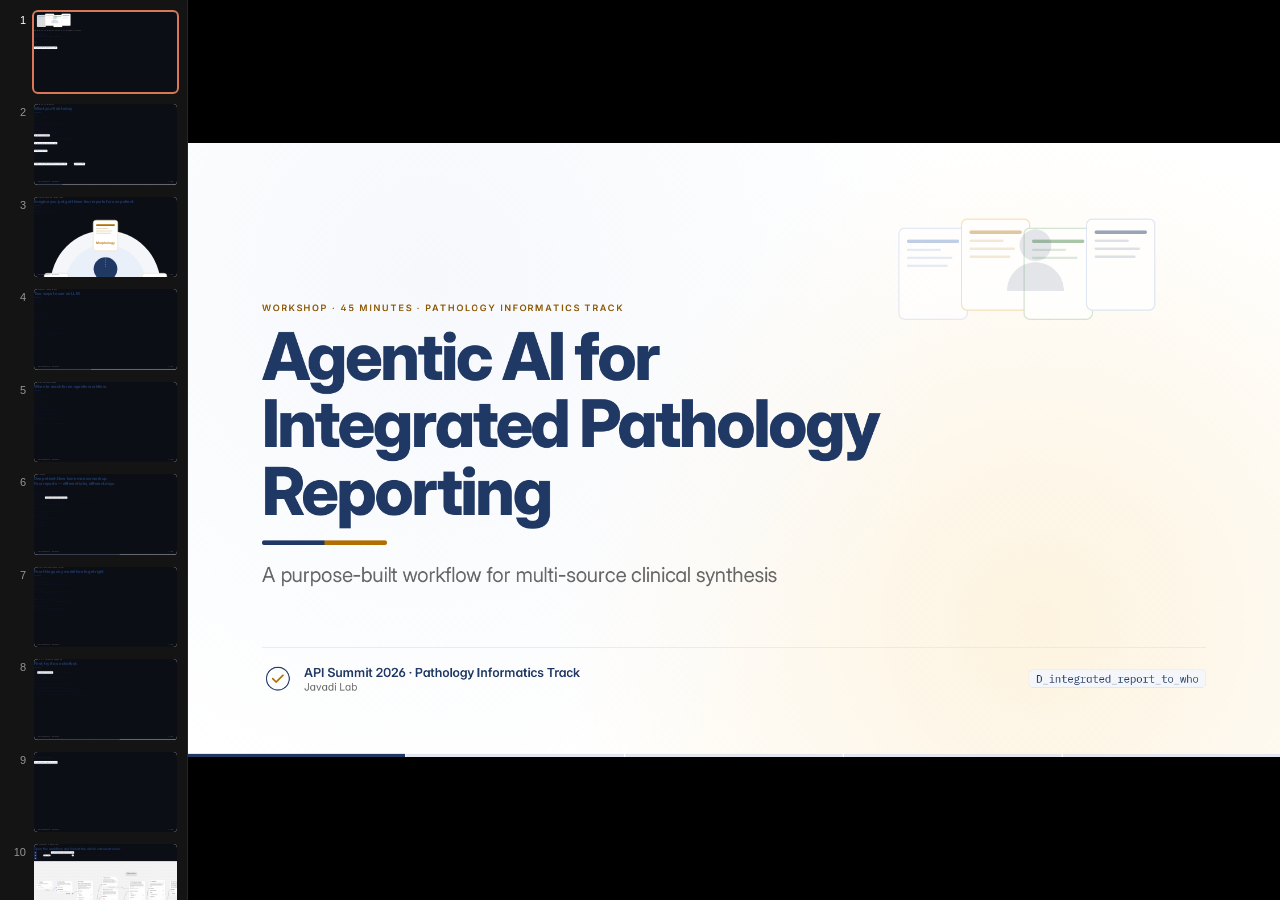
<file: docs/slides/html-presentation/src/index.html>
<!DOCTYPE html>
<html lang="en">
<head>
<meta charset="UTF-8">
<title>Agentic AI for Integrated Pathology Reporting — API Summit 2026</title>
<link rel="preconnect" href="https://fonts.googleapis.com">
<link rel="preconnect" href="https://fonts.gstatic.com" crossorigin>
<link href="https://fonts.googleapis.com/css2?family=Inter:wght@400;500;600;700;800&family=IBM+Plex+Mono:wght@400;500;600&display=swap" rel="stylesheet">
<link rel="stylesheet" href="styles.css">

<template id="__bundler_thumbnail">
<svg xmlns="http://www.w3.org/2000/svg" viewBox="0 0 400 300">
  <rect width="400" height="300" fill="#1f3864"/>
  <rect x="0" y="0" width="400" height="8" fill="#b06f00"/>
  <!-- stack of report card glyphs at center, with 30% padding -->
  <g transform="translate(120 90)">
    <rect x="0" y="0" width="60" height="80" rx="6" fill="#fff" opacity="0.95"/>
    <rect x="8" y="12" width="44" height="4" rx="2" fill="#1f3864" opacity="0.6"/>
    <rect x="8" y="22" width="28" height="3" rx="1.5" fill="#1f3864" opacity="0.3"/>
    <rect x="8" y="30" width="36" height="3" rx="1.5" fill="#1f3864" opacity="0.3"/>
    <rect x="70" y="-10" width="60" height="80" rx="6" fill="#fff4e0"/>
    <rect x="78" y="2" width="44" height="4" rx="2" fill="#b06f00"/>
    <rect x="78" y="12" width="28" height="3" rx="1.5" fill="#b06f00" opacity="0.4"/>
    <rect x="78" y="20" width="36" height="3" rx="1.5" fill="#b06f00" opacity="0.4"/>
    <rect x="140" y="0" width="60" height="80" rx="6" fill="#fff"/>
    <rect x="148" y="12" width="44" height="4" rx="2" fill="#1f6b1f"/>
    <rect x="148" y="22" width="28" height="3" rx="1.5" fill="#1f6b1f" opacity="0.4"/>
  </g>
  <text x="200" y="240" text-anchor="middle" font-family="Inter, sans-serif" font-size="20" font-weight="700" fill="#ffffff">Agentic AI · Pathology</text>
  <text x="200" y="265" text-anchor="middle" font-family="Inter, sans-serif" font-size="13" fill="#b06f00" letter-spacing="2">API SUMMIT 2026</text>
</svg>
</template>

<script type="application/json" id="speaker-notes">
[
  "Welcome. 45 minutes total — about 20 minutes of slides, then hands-on time on the workshop VM, then a brief side-by-side discussion at the end.",
  "45 minutes total. The bulk of the time is on the agentic workflow — slides plus live demo plus a brief hands-on edit. The chatbot warm-up is intentionally short — everyone already knows how a chat panel works. The agentic workflow is what's new, specifically the components inside it and what each one's job is.",
  "Real pattern in modern oncologic diagnosis. Reports come back over days, from different labs, and someone has to integrate them.",
  "Agentic workflow is not 'more AI.' It's less AI in any given step, and more structure around the overall process.",
  "Not 'agentic is always better.' Single LLM call is the right tool for many things. The interesting cases are when the requirements list the bottom four rows.",
  "Note the cytogenetics line is normal. Everything that classifies the disease will sit in the molecular report alone — that's the central tension.",
  "These are planted in the case on purpose. Each has a known correct handling. We'll grade output against these later.",
  "Allow ~15 minutes for this. Don't dwell — the goal is to feel what's missing, not to refine the chatbot. The agentic workflow is what the rest of the deck is about.",
  "Same case. Same four PDFs. Same model. Now we'll see the boxes the work has been split into — and why each one needed to be its own box.",
  "Seven components plus the standard ChatInput / ChatOutput bookends. Every box is a stage with a single responsibility. We'll walk through each one — what it does and why it had to be its own component.",
  "Don't dwell on every box yet. The two that matter — and the two you can edit — are PDF Intake (Stage 1) and WHO Classifier (Stage 2). The rest is glue. We'll walk through each in turn.",
  "This is THE architectural shift. The chatbot does everything in one prompt. The agentic workflow does the work in two stages, with a structured handoff in between. That handoff is what makes the per-sentence trace possible.",
  "If you want to apply this pattern to your own work: stock nodes get you ~10% of the way. The interesting work is in writing the custom components — they're each 100-300 lines of Python. We'll look at one in detail in two slides.",
  "Smallest component but a useful pattern: route plain English to strict JSON via a small LLM. We use the same pattern in three other workflows in the repo.",
  "Three things to notice here. One — it's multimodal: the prompt asks the model to look at the embedded images, not just OCRed text. Two — the output shape is rigidly schema-conformant: we get the same JSON every run. Three — the system prompt is editable in this textarea right here. We'll re-run with an edit later in the deck.",
  "These are the two parallel branches you see on the canvas. They're not glamorous. They exist because the integrator's job gets dramatically easier when its input is already split and pre-composed.",
  "This is the prompt that makes the per-sentence trace possible. I'll switch to LangFlow now and show you where this textarea is on the canvas. Editing this prompt changes the report's shape, the section ordering, and the trace's behavior.",
  "Notice the QA Reviewer is mostly deterministic. We don't use an LLM to check the LLM unless we have to — programmatic rules over our own schema are cheaper, faster, and easier to trust.",
  "I'll demo this live now — click on the WHO Classifier node, point at the right-side panel, and show the model dropdown, temperature slider, and the System Prompt textarea.",
  "This is the moment when 'agentic workflow' becomes concrete. A single line of prompt change ripples through the entire pipeline. The output is structurally different, the trace updates automatically. Encourage attendees to try their own edits — change the section ordering, tighten a lane-discipline rule, add a sanity-check sentence.",
  "Same model. Same input. The difference is workflow design — and that workflow design lives in the seven components we just walked through.",
  "Open up for questions on the pathology workflow. Then we pivot to a short hands-on build — the smallest possible agent — before the side-by-side discussion at the end.",
  "Brief pivot. The first 22 slides were about reading and reasoning about an existing complex workflow. Now we flip — you build one from scratch. Smallest possible agent, all stock nodes, no Python.",
  "Research Buddy is intentionally tiny — one Agent node with two tools attached. The third test prompt is the showpiece: the agent decides on its own to call Wikipedia twice (once per city) before invoking the Calculator. That decision-making is the difference between a workflow and an agent.",
  "Encourage attendees to wire it from memory first, only importing Research_Buddy.json if they get stuck. The wiring is the part that builds intuition. Once it runs, try one of the prompts from the previous slide."
]
</script>

</head>
<body>

<!-- ============================================================
     Reusable SVG icon symbols
     ============================================================ -->
<svg width="0" height="0" style="position:absolute" aria-hidden="true">
  <defs>
    <symbol id="i-doc" viewBox="0 0 24 24" fill="none" stroke="currentColor" stroke-width="1.6" stroke-linecap="round" stroke-linejoin="round">
      <path d="M14 3H7a2 2 0 0 0-2 2v14a2 2 0 0 0 2 2h10a2 2 0 0 0 2-2V8z"/>
      <path d="M14 3v5h5"/>
      <path d="M9 13h6M9 17h6M9 9h2"/>
    </symbol>
    <symbol id="i-sparkle" viewBox="0 0 24 24" fill="none" stroke="currentColor" stroke-width="1.6" stroke-linecap="round" stroke-linejoin="round">
      <path d="M12 3v4M12 17v4M3 12h4M17 12h4M5.6 5.6l2.8 2.8M15.6 15.6l2.8 2.8M5.6 18.4l2.8-2.8M15.6 8.4l2.8-2.8"/>
    </symbol>
    <symbol id="i-brain" viewBox="0 0 24 24" fill="none" stroke="currentColor" stroke-width="1.6" stroke-linecap="round" stroke-linejoin="round">
      <path d="M9.5 3a2.5 2.5 0 0 0-2.5 2.5v.2A3 3 0 0 0 4 8.5v.5A3 3 0 0 0 4 14a3 3 0 0 0 3 3 2.5 2.5 0 0 0 5 0V5.5A2.5 2.5 0 0 0 9.5 3z"/>
      <path d="M14.5 3A2.5 2.5 0 0 1 17 5.5v.2A3 3 0 0 1 20 8.5v.5A3 3 0 0 1 20 14a3 3 0 0 1-3 3 2.5 2.5 0 0 1-5 0"/>
    </symbol>
    <symbol id="i-cog" viewBox="0 0 24 24" fill="none" stroke="currentColor" stroke-width="1.6" stroke-linecap="round" stroke-linejoin="round">
      <circle cx="12" cy="12" r="3"/>
      <path d="M19.4 15a1.65 1.65 0 0 0 .33 1.82l.06.06a2 2 0 1 1-2.83 2.83l-.06-.06a1.65 1.65 0 0 0-1.82-.33 1.65 1.65 0 0 0-1 1.51V21a2 2 0 1 1-4 0v-.09a1.65 1.65 0 0 0-1-1.51 1.65 1.65 0 0 0-1.82.33l-.06.06A2 2 0 1 1 4.21 16.96l.06-.06A1.65 1.65 0 0 0 4.6 15a1.65 1.65 0 0 0-1.51-1H3a2 2 0 1 1 0-4h.09A1.65 1.65 0 0 0 4.6 9 1.65 1.65 0 0 0 4.27 7.18l-.06-.06a2 2 0 1 1 2.83-2.83l.06.06a1.65 1.65 0 0 0 1.82.33H9a1.65 1.65 0 0 0 1-1.51V3a2 2 0 1 1 4 0v.09a1.65 1.65 0 0 0 1 1.51 1.65 1.65 0 0 0 1.82-.33l.06-.06a2 2 0 1 1 2.83 2.83l-.06.06a1.65 1.65 0 0 0-.33 1.82V9c.36.16.66.42.87.74"/>
    </symbol>
    <symbol id="i-check-shield" viewBox="0 0 24 24" fill="none" stroke="currentColor" stroke-width="1.6" stroke-linecap="round" stroke-linejoin="round">
      <path d="M12 22s8-4 8-10V5l-8-3-8 3v7c0 6 8 10 8 10z"/>
      <path d="M9 12l2 2 4-4"/>
    </symbol>
    <symbol id="i-format" viewBox="0 0 24 24" fill="none" stroke="currentColor" stroke-width="1.6" stroke-linecap="round" stroke-linejoin="round">
      <rect x="3" y="4" width="18" height="16" rx="2"/>
      <path d="M3 9h18M7 14h6M7 17h10"/>
    </symbol>
    <symbol id="i-split" viewBox="0 0 24 24" fill="none" stroke="currentColor" stroke-width="1.6" stroke-linecap="round" stroke-linejoin="round">
      <path d="M6 3v6M6 9c0 3 3 3 6 3s6 0 6 3v6"/>
      <path d="M6 9c0 3-3 3-6 6"/>
      <path d="M18 3v6M18 15v6"/>
      <path d="M6 21v-3"/>
    </symbol>
    <symbol id="i-chat" viewBox="0 0 24 24" fill="none" stroke="currentColor" stroke-width="1.6" stroke-linecap="round" stroke-linejoin="round">
      <path d="M21 15a2 2 0 0 1-2 2H7l-4 4V5a2 2 0 0 1 2-2h14a2 2 0 0 1 2 2z"/>
    </symbol>
    <symbol id="i-flow" viewBox="0 0 24 24" fill="none" stroke="currentColor" stroke-width="1.6" stroke-linecap="round" stroke-linejoin="round">
      <rect x="2" y="3" width="6" height="6" rx="1"/>
      <rect x="16" y="3" width="6" height="6" rx="1"/>
      <rect x="9" y="15" width="6" height="6" rx="1"/>
      <path d="M5 9v3h14V9M12 12v3"/>
    </symbol>
    <symbol id="i-arrow-right" viewBox="0 0 24 24" fill="none" stroke="currentColor" stroke-width="1.8" stroke-linecap="round" stroke-linejoin="round">
      <path d="M5 12h14M13 6l6 6-6 6"/>
    </symbol>
    <symbol id="i-microscope" viewBox="0 0 24 24" fill="none" stroke="currentColor" stroke-width="1.6" stroke-linecap="round" stroke-linejoin="round">
      <path d="M6 18h12M9 18v-3a3 3 0 0 1 3-3v0a3 3 0 0 1 3 3v3"/>
      <path d="M10 3l4 4-3 3-4-4z"/>
      <circle cx="14" cy="11" r="3"/>
    </symbol>
    <symbol id="i-dna" viewBox="0 0 24 24" fill="none" stroke="currentColor" stroke-width="1.6" stroke-linecap="round" stroke-linejoin="round">
      <path d="M8 3c0 5 8 5 8 10s-8 5-8 10"/>
      <path d="M16 3c0 5-8 5-8 10s8 5 8 10"/>
      <path d="M9 7h6M9 11h6M9 17h6M9 13h6"/>
    </symbol>
    <symbol id="i-pulse" viewBox="0 0 24 24" fill="none" stroke="currentColor" stroke-width="1.6" stroke-linecap="round" stroke-linejoin="round">
      <path d="M3 12h4l2-6 4 12 2-6h6"/>
    </symbol>
    <symbol id="i-flask" viewBox="0 0 24 24" fill="none" stroke="currentColor" stroke-width="1.6" stroke-linecap="round" stroke-linejoin="round">
      <path d="M9 3v6L4 18a2 2 0 0 0 2 3h12a2 2 0 0 0 2-3l-5-9V3"/>
      <path d="M9 3h6M7 14h10"/>
    </symbol>
    <symbol id="i-target" viewBox="0 0 24 24" fill="none" stroke="currentColor" stroke-width="1.6" stroke-linecap="round" stroke-linejoin="round">
      <circle cx="12" cy="12" r="9"/>
      <circle cx="12" cy="12" r="5"/>
      <circle cx="12" cy="12" r="1.5" fill="currentColor"/>
    </symbol>
    <symbol id="i-warning" viewBox="0 0 24 24" fill="none" stroke="currentColor" stroke-width="1.6" stroke-linecap="round" stroke-linejoin="round">
      <path d="M10.3 3.86l-8.07 14a2 2 0 0 0 1.73 3h16.14a2 2 0 0 0 1.73-3l-8.07-14a2 2 0 0 0-3.46 0z"/>
      <path d="M12 9v4M12 17h.01"/>
    </symbol>
    <symbol id="i-counter" viewBox="0 0 24 24" fill="none" stroke="currentColor" stroke-width="1.6" stroke-linecap="round" stroke-linejoin="round">
      <rect x="3" y="4" width="18" height="16" rx="2"/>
      <path d="M7 9h10M7 13h6M7 17h4"/>
    </symbol>
    <symbol id="i-mist" viewBox="0 0 24 24" fill="none" stroke="currentColor" stroke-width="1.6" stroke-linecap="round" stroke-linejoin="round">
      <path d="M3 8h12M5 12h14M3 16h12M9 20h10"/>
    </symbol>
    <symbol id="i-patient" viewBox="0 0 24 24" fill="none" stroke="currentColor" stroke-width="1.6" stroke-linecap="round" stroke-linejoin="round">
      <circle cx="12" cy="7" r="4"/>
      <path d="M4 21c0-4 4-7 8-7s8 3 8 7"/>
    </symbol>
    <symbol id="i-clipboard" viewBox="0 0 24 24" fill="none" stroke="currentColor" stroke-width="1.6" stroke-linecap="round" stroke-linejoin="round">
      <rect x="6" y="4" width="12" height="18" rx="2"/>
      <path d="M9 4h6v3H9z"/>
      <path d="M9 12h6M9 16h4"/>
    </symbol>
    <symbol id="i-link" viewBox="0 0 24 24" fill="none" stroke="currentColor" stroke-width="1.6" stroke-linecap="round" stroke-linejoin="round">
      <path d="M10 14a5 5 0 0 0 7 0l3-3a5 5 0 0 0-7-7l-1 1"/>
      <path d="M14 10a5 5 0 0 0-7 0l-3 3a5 5 0 0 0 7 7l1-1"/>
    </symbol>
    <symbol id="i-eye" viewBox="0 0 24 24" fill="none" stroke="currentColor" stroke-width="1.6" stroke-linecap="round" stroke-linejoin="round">
      <path d="M1 12s4-8 11-8 11 8 11 8-4 8-11 8S1 12 1 12z"/>
      <circle cx="12" cy="12" r="3"/>
    </symbol>
    <symbol id="i-check" viewBox="0 0 24 24" fill="none" stroke="currentColor" stroke-width="2.4" stroke-linecap="round" stroke-linejoin="round">
      <path d="M5 12l5 5L20 6"/>
    </symbol>
    <symbol id="i-x" viewBox="0 0 24 24" fill="none" stroke="currentColor" stroke-width="2.4" stroke-linecap="round" stroke-linejoin="round">
      <path d="M6 6l12 12M18 6L6 18"/>
    </symbol>
    <symbol id="i-stack" viewBox="0 0 24 24" fill="none" stroke="currentColor" stroke-width="1.6" stroke-linecap="round" stroke-linejoin="round">
      <path d="M3 7l9-4 9 4-9 4z"/>
      <path d="M3 12l9 4 9-4M3 17l9 4 9-4"/>
    </symbol>
    <symbol id="i-braces" viewBox="0 0 24 24" fill="none" stroke="currentColor" stroke-width="1.6" stroke-linecap="round" stroke-linejoin="round">
      <path d="M9 3c-3 0-3 3-3 4v3c0 1-1 2-3 2 2 0 3 1 3 2v3c0 1 0 4 3 4"/>
      <path d="M15 3c3 0 3 3 3 4v3c0 1 1 2 3 2-2 0-3 1-3 2v3c0 1 0 4-3 4"/>
    </symbol>
    <symbol id="i-cursor" viewBox="0 0 24 24" fill="none" stroke="currentColor" stroke-width="1.6" stroke-linecap="round" stroke-linejoin="round">
      <path d="M4 4l7 16 2-7 7-2z"/>
    </symbol>
    <symbol id="i-edit" viewBox="0 0 24 24" fill="none" stroke="currentColor" stroke-width="1.6" stroke-linecap="round" stroke-linejoin="round">
      <path d="M11 4H4v16h16v-7"/>
      <path d="M18 2l4 4-10 10h-4v-4z"/>
    </symbol>
    <symbol id="i-bookmark" viewBox="0 0 24 24" fill="none" stroke="currentColor" stroke-width="1.6" stroke-linecap="round" stroke-linejoin="round">
      <path d="M19 21l-7-5-7 5V5a2 2 0 0 1 2-2h10a2 2 0 0 1 2 2z"/>
    </symbol>
    <symbol id="i-calc" viewBox="0 0 24 24" fill="none" stroke="currentColor" stroke-width="1.6" stroke-linecap="round" stroke-linejoin="round">
      <rect x="4" y="2" width="16" height="20" rx="2"/>
      <rect x="7" y="5" width="10" height="4" rx="1"/>
      <circle cx="8" cy="13" r="0.6" fill="currentColor"/>
      <circle cx="12" cy="13" r="0.6" fill="currentColor"/>
      <circle cx="16" cy="13" r="0.6" fill="currentColor"/>
      <circle cx="8" cy="17" r="0.6" fill="currentColor"/>
      <circle cx="12" cy="17" r="0.6" fill="currentColor"/>
      <circle cx="16" cy="17" r="0.6" fill="currentColor"/>
    </symbol>
    <symbol id="i-book" viewBox="0 0 24 24" fill="none" stroke="currentColor" stroke-width="1.6" stroke-linecap="round" stroke-linejoin="round">
      <path d="M4 4v15a2 2 0 0 1 2-2h13V3H6a2 2 0 0 0-2 2z"/>
      <path d="M4 19a2 2 0 0 0 2 2h13"/>
      <path d="M8 7h8M8 11h6"/>
    </symbol>
    <symbol id="i-bot" viewBox="0 0 24 24" fill="none" stroke="currentColor" stroke-width="1.6" stroke-linecap="round" stroke-linejoin="round">
      <rect x="4" y="8" width="16" height="12" rx="3"/>
      <path d="M12 4v4M9 4h6"/>
      <circle cx="9" cy="14" r="1.2" fill="currentColor"/>
      <circle cx="15" cy="14" r="1.2" fill="currentColor"/>
      <path d="M2 13v2M22 13v2"/>
    </symbol>
    <symbol id="i-tool" viewBox="0 0 24 24" fill="none" stroke="currentColor" stroke-width="1.6" stroke-linecap="round" stroke-linejoin="round">
      <path d="M14.7 6.3a3 3 0 0 0-4.2 4.2l-7.4 7.4a1.5 1.5 0 1 0 2.1 2.1l7.4-7.4a3 3 0 0 0 4.2-4.2l-2 2-2-2 2-2z"/>
    </symbol>
    <symbol id="i-import" viewBox="0 0 24 24" fill="none" stroke="currentColor" stroke-width="1.6" stroke-linecap="round" stroke-linejoin="round">
      <path d="M12 3v12M7 10l5 5 5-5"/>
      <path d="M4 17v3a1 1 0 0 0 1 1h14a1 1 0 0 0 1-1v-3"/>
    </symbol>
  </defs>
</svg>

<!-- Slides will be inserted here -->
<deck-stage>

  <!-- =========================================================
       SLIDE 1 — Title
       ========================================================= -->
  <section data-screen-label="01 Title" class="slide-title">
    <div class="title-illo" aria-hidden="true">
      <svg viewBox="0 0 600 240" width="600" height="240">
        <!-- four overlapping report cards behind the title -->
        <g transform="translate(40 40)" opacity="0.85">
          <rect x="0" y="0" width="120" height="160" rx="10" fill="#fff" stroke="#d4dff2" stroke-width="2"/>
          <rect x="14" y="20" width="92" height="6" rx="3" fill="#3b6bb8" opacity=".5"/>
          <rect x="14" y="36" width="60" height="4" rx="2" fill="#3b6bb8" opacity=".2"/>
          <rect x="14" y="50" width="80" height="4" rx="2" fill="#3b6bb8" opacity=".2"/>
          <rect x="14" y="64" width="72" height="4" rx="2" fill="#3b6bb8" opacity=".2"/>
        </g>
        <g transform="translate(150 24)">
          <rect x="0" y="0" width="120" height="160" rx="10" fill="#fff" stroke="#f1d9a8" stroke-width="2"/>
          <rect x="14" y="20" width="92" height="6" rx="3" fill="#b06f00" opacity=".5"/>
          <rect x="14" y="36" width="60" height="4" rx="2" fill="#b06f00" opacity=".2"/>
          <rect x="14" y="50" width="80" height="4" rx="2" fill="#b06f00" opacity=".2"/>
          <rect x="14" y="64" width="72" height="4" rx="2" fill="#b06f00" opacity=".2"/>
        </g>
        <g transform="translate(260 40)">
          <rect x="0" y="0" width="120" height="160" rx="10" fill="#fff" stroke="#c5dcc5" stroke-width="2"/>
          <rect x="14" y="20" width="92" height="6" rx="3" fill="#1f6b1f" opacity=".5"/>
          <rect x="14" y="36" width="60" height="4" rx="2" fill="#1f6b1f" opacity=".2"/>
          <rect x="14" y="50" width="80" height="4" rx="2" fill="#1f6b1f" opacity=".2"/>
        </g>
        <g transform="translate(370 24)">
          <rect x="0" y="0" width="120" height="160" rx="10" fill="#fff" stroke="#d4dff2" stroke-width="2"/>
          <rect x="14" y="20" width="92" height="6" rx="3" fill="#1f3864" opacity=".6"/>
          <rect x="14" y="36" width="60" height="4" rx="2" fill="#1f3864" opacity=".2"/>
          <rect x="14" y="50" width="80" height="4" rx="2" fill="#1f3864" opacity=".2"/>
          <rect x="14" y="64" width="72" height="4" rx="2" fill="#1f3864" opacity=".2"/>
        </g>
        <!-- patient silhouette behind cards -->
        <g transform="translate(280 70)" opacity="0.16">
          <circle cx="0" cy="0" r="28" fill="#1f3864"/>
          <path d="M-50 80 a50 50 0 0 1 100 0" fill="#1f3864"/>
        </g>
      </svg>
    </div>

    <div class="title-block">
      <div class="kicker">Workshop · 45 minutes · pathology informatics track</div>
      <h1 class="hero">Agentic AI for<br/>Integrated Pathology Reporting</h1>
      <div class="hero-rule"></div>
      <div class="hero-sub">A purpose-built workflow for multi-source clinical synthesis</div>
    </div>

    <div class="title-foot">
      <div class="title-foot-l">
        <div class="logo-mark" aria-hidden="true">
          <svg width="42" height="42" viewBox="0 0 42 42"><circle cx="21" cy="21" r="20" fill="none" stroke="#1f3864" stroke-width="2"/><path d="M12 21 L18 27 L30 15" fill="none" stroke="#b06f00" stroke-width="3" stroke-linecap="round" stroke-linejoin="round"/></svg>
        </div>
        <div>
          <div class="venue">API Summit 2026 · Pathology Informatics Track</div>
          <div class="org">Javadi Lab</div>
        </div>
      </div>
      <div class="title-foot-r">
        <span class="codepill">D_integrated_report_to_who</span>
      </div>
    </div>

    <div class="progress"><span class="on"></span><span></span><span></span><span></span><span></span></div>
  </section>

  <!-- =========================================================
       SLIDE 2 — Agenda / What you'll do today
       ========================================================= -->
  <section data-screen-label="02 Agenda">
    <div class="kicker">Workshop · 45 minutes</div>
    <h1 class="title">What you'll do today</h1>
    <div class="title-rule"></div>

    <div class="agenda">
      <div class="agenda-row">
        <div class="agenda-num"><span>1</span></div>
        <div class="agenda-body">
          <div class="agenda-head"><strong>Concept</strong> — agentic ≠ chat</div>
          <div class="agenda-sub">A side-by-side framing of the two shapes an LLM call can take.</div>
        </div>
        <div class="agenda-meta">
          <div class="agenda-mins">5 min</div>
          <div class="agenda-loc">this deck</div>
        </div>
      </div>

      <div class="agenda-row">
        <div class="agenda-num"><span>2</span></div>
        <div class="agenda-body">
          <div class="agenda-head"><strong>The case</strong> — one patient, four reports</div>
          <div class="agenda-sub">A real AML workup that needs all four PDFs combined.</div>
        </div>
        <div class="agenda-meta">
          <div class="agenda-mins">3 min</div>
          <div class="agenda-loc">this deck</div>
        </div>
      </div>

      <div class="agenda-row">
        <div class="agenda-num"><span>3</span></div>
        <div class="agenda-body">
          <div class="agenda-head"><strong>Try it as a chatbot first</strong> — quick warm-up</div>
          <div class="agenda-sub">Drag four PDFs into a chat panel. See what comes back.</div>
        </div>
        <div class="agenda-meta">
          <div class="agenda-mins">5 min</div>
          <div class="agenda-loc"><span class="codepill sm">0_general_chatbot</span></div>
        </div>
      </div>

      <div class="agenda-row featured">
        <div class="agenda-num amber"><span>4</span></div>
        <div class="agenda-body">
          <div class="agenda-head"><strong>The agentic workflow</strong> — canvas + components, what each one does</div>
          <div class="agenda-sub">Where this deck spends the most time. Live demo + hands-on prompt edit.</div>
        </div>
        <div class="agenda-meta">
          <div class="agenda-mins amber">20 min</div>
          <div class="agenda-loc"><span class="codepill sm">D_integrated_report_to_who</span></div>
        </div>
      </div>

      <div class="agenda-row featured">
        <div class="agenda-num amber"><span>5</span></div>
        <div class="agenda-body">
          <div class="agenda-head"><strong>Build your own</strong> — 5 nodes, 4 wires, smallest possible agent</div>
          <div class="agenda-sub">Standard LangFlow components only. No custom code. Live wiring.</div>
        </div>
        <div class="agenda-meta">
          <div class="agenda-mins amber">8 min</div>
          <div class="agenda-loc"><span class="codepill sm">Research_Buddy</span></div>
        </div>
      </div>

      <div class="agenda-row">
        <div class="agenda-num"><span>6</span></div>
        <div class="agenda-body">
          <div class="agenda-head"><strong>Side-by-side + discussion</strong></div>
          <div class="agenda-sub">Compare what you got from the chatbot vs the agentic workflow.</div>
        </div>
        <div class="agenda-meta">
          <div class="agenda-mins">4 min</div>
          <div class="agenda-loc">all together</div>
        </div>
      </div>
    </div>

    <div class="signin-callout">
      <div class="signin-mark"><svg width="28" height="28"><use href="#i-link"/></svg></div>
      <div class="signin-text">
        <div class="signin-head">Sign in to the workshop VM</div>
        <div class="signin-body">
          <span class="codepill">https://pi-2026-workshop.javadilab.org</span>
          &nbsp;&middot;&nbsp;username <span class="codepill">pi-user-NNN</span>
          &nbsp;&middot;&nbsp;password as just announced
        </div>
      </div>
    </div>

    <div class="chrome">
      <div class="brand">API Summit 2026<span class="dot">·</span>Javadi Lab</div>
      <div class="num">02<em> / 25</em></div>
    </div>
    <div class="progress"><span class="on"></span><span></span><span></span><span></span><span></span></div>
  </section>

  <!-- =========================================================
       SLIDE 3 — Clinical problem
       ========================================================= -->
  <section data-screen-label="03 Clinical problem">
    <div class="kicker">The clinical problem in one slide</div>
    <h1 class="title">Imagine you just got these four reports for one patient.</h1>
    <div class="title-rule"></div>

    <div class="problem-grid">
      <div class="problem-text">
        <div class="problem-stmt">
          <div class="stmt-bar amber"></div>
          <div class="stmt-text"><strong>Morphology</strong> says one thing.</div>
        </div>
        <div class="problem-stmt">
          <div class="stmt-bar amber"></div>
          <div class="stmt-text"><strong>Flow</strong> says another.</div>
        </div>
        <div class="problem-stmt">
          <div class="stmt-bar gray"></div>
          <div class="stmt-text"><strong>Cytogenetics</strong> looks unremarkable.</div>
        </div>
        <div class="problem-stmt">
          <div class="stmt-bar green"></div>
          <div class="stmt-text"><strong>Molecular</strong> has a finding the other three can't see.</div>
        </div>

        <div class="problem-conclusion">
          The diagnosis depends on <em>combining all four.</em>
          <span class="emph">No single report is sufficient.</span>
        </div>
      </div>

      <div class="problem-illo">
        <svg viewBox="0 0 700 700" width="100%" height="100%" preserveAspectRatio="xMidYMid meet">
          <!-- soft halo -->
          <circle cx="350" cy="350" r="270" fill="#f4f6fa"/>
          <circle cx="350" cy="350" r="200" fill="#eaf0fa"/>

          <!-- patient silhouette in center -->
          <g transform="translate(350 340)">
            <circle cx="0" cy="-70" r="58" fill="#1f3864"/>
            <path d="M-110 80 Q-110 -20 0 -20 Q110 -20 110 80 L110 130 L-110 130 Z" fill="#1f3864"/>
          </g>

          <!-- four report cards -->
          <!-- top -->
          <g transform="translate(290 30)">
            <rect width="120" height="150" rx="14" fill="#fff" stroke="#f1d9a8" stroke-width="2.5"/>
            <rect x="14" y="20" width="92" height="8" rx="3" fill="#b06f00"/>
            <rect x="14" y="38" width="60" height="5" rx="2" fill="#b06f00" opacity=".25"/>
            <rect x="14" y="50" width="80" height="5" rx="2" fill="#b06f00" opacity=".25"/>
            <rect x="14" y="62" width="72" height="5" rx="2" fill="#b06f00" opacity=".25"/>
            <text x="60" y="115" font-family="Inter" font-size="16" font-weight="600" text-anchor="middle" fill="#b06f00">Morphology</text>
          </g>
          <!-- right -->
          <g transform="translate(530 290)">
            <rect width="120" height="150" rx="14" fill="#fff" stroke="#f1d9a8" stroke-width="2.5"/>
            <rect x="14" y="20" width="92" height="8" rx="3" fill="#b06f00"/>
            <rect x="14" y="38" width="60" height="5" rx="2" fill="#b06f00" opacity=".25"/>
            <rect x="14" y="50" width="80" height="5" rx="2" fill="#b06f00" opacity=".25"/>
            <rect x="14" y="62" width="72" height="5" rx="2" fill="#b06f00" opacity=".25"/>
            <text x="60" y="115" font-family="Inter" font-size="16" font-weight="600" text-anchor="middle" fill="#b06f00">Flow</text>
          </g>
          <!-- bottom -->
          <g transform="translate(290 520)">
            <rect width="120" height="150" rx="14" fill="#fff" stroke="#dadde4" stroke-width="2.5"/>
            <rect x="14" y="20" width="92" height="8" rx="3" fill="#666"/>
            <rect x="14" y="38" width="60" height="5" rx="2" fill="#666" opacity=".25"/>
            <rect x="14" y="50" width="80" height="5" rx="2" fill="#666" opacity=".25"/>
            <rect x="14" y="62" width="72" height="5" rx="2" fill="#666" opacity=".25"/>
            <text x="60" y="115" font-family="Inter" font-size="16" font-weight="600" text-anchor="middle" fill="#666">Cytogenetics</text>
          </g>
          <!-- left -->
          <g transform="translate(50 290)">
            <rect width="120" height="150" rx="14" fill="#fff" stroke="#c5dcc5" stroke-width="2.5"/>
            <rect x="14" y="20" width="92" height="8" rx="3" fill="#1f6b1f"/>
            <rect x="14" y="38" width="60" height="5" rx="2" fill="#1f6b1f" opacity=".25"/>
            <rect x="14" y="50" width="80" height="5" rx="2" fill="#1f6b1f" opacity=".25"/>
            <rect x="14" y="62" width="72" height="5" rx="2" fill="#1f6b1f" opacity=".25"/>
            <text x="60" y="115" font-family="Inter" font-size="16" font-weight="600" text-anchor="middle" fill="#1f6b1f">Molecular</text>
          </g>

          <!-- thin connecting lines -->
          <g stroke="#c8d0dc" stroke-width="2" stroke-dasharray="4 5" fill="none">
            <path d="M350 200 L350 260"/>
            <path d="M530 365 L420 365"/>
            <path d="M350 510 L350 460"/>
            <path d="M170 365 L280 365"/>
          </g>
        </svg>
      </div>
    </div>

    <div class="chrome">
      <div class="brand">API Summit 2026<span class="dot">·</span>Javadi Lab</div>
      <div class="num">03<em> / 25</em></div>
    </div>
    <div class="progress"><span class="on"></span><span class="on"></span><span></span><span></span><span></span></div>
  </section>

  <!-- =========================================================
       SLIDE 4 — Two ways to use an LLM
       ========================================================= -->
  <section data-screen-label="04 Two ways">
    <div class="kicker">The concept, in one image</div>
    <h1 class="title">Two ways to use an LLM</h1>
    <div class="title-rule"></div>

    <div class="two-ways">
      <!-- LEFT: Single LLM call -->
      <div class="way way-chat">
        <div class="way-cap">
          <div class="way-cap-eyebrow">Left</div>
          <div class="way-cap-title">Single LLM call</div>
          <div class="way-cap-sub">ChatGPT &middot; Gemini &middot; Claude &middot; Copilot</div>
        </div>
        <div class="way-illo">
          <!-- chat bubble → brain → reply bubble -->
          <div class="chat-row">
            <div class="bubble user">
              <div class="bubble-dot"></div>
              <div class="bubble-dot"></div>
              <div class="bubble-dot"></div>
            </div>
            <div class="chat-arrow"><svg width="36" height="36"><use href="#i-arrow-right"/></svg></div>
            <div class="brain-circle">
              <svg width="48" height="48"><use href="#i-brain"/></svg>
            </div>
            <div class="chat-arrow"><svg width="36" height="36"><use href="#i-arrow-right"/></svg></div>
            <div class="bubble reply">
              <div class="bubble-line"></div>
              <div class="bubble-line w70"></div>
              <div class="bubble-line w85"></div>
              <div class="bubble-line w50"></div>
            </div>
          </div>
          <div class="way-foot">one prompt &middot; one model &middot; one reply</div>
        </div>
      </div>

      <!-- Divider -->
      <div class="way-divider"></div>

      <!-- RIGHT: Agentic workflow -->
      <div class="way way-agentic">
        <div class="way-cap">
          <div class="way-cap-eyebrow amber">Right</div>
          <div class="way-cap-title">Agentic workflow</div>
          <div class="way-cap-sub">directed graph of LLM + deterministic steps</div>
        </div>
        <div class="way-illo">
          <div class="graph-row">
            <div class="g-node g-input"><svg width="22" height="22"><use href="#i-doc"/></svg></div>
            <div class="g-edge"></div>
            <div class="g-node g-llm amber"><svg width="22" height="22"><use href="#i-brain"/></svg></div>
            <div class="g-edge"></div>
            <div class="g-branch">
              <div class="g-node g-py"><svg width="20" height="20"><use href="#i-split"/></svg></div>
              <div class="g-node g-llm"><svg width="20" height="20"><use href="#i-sparkle"/></svg></div>
            </div>
            <div class="g-edge"></div>
            <div class="g-node g-llm amber"><svg width="22" height="22"><use href="#i-brain"/></svg></div>
            <div class="g-edge"></div>
            <div class="g-node g-qa"><svg width="22" height="22"><use href="#i-check-shield"/></svg></div>
            <div class="g-edge"></div>
            <div class="g-node g-out"><svg width="22" height="22"><use href="#i-format"/></svg></div>
          </div>
          <div class="way-foot">several stages &middot; structured handoffs &middot; auditable output</div>
        </div>
      </div>
    </div>

    <div class="ways-footnote">
      <em>Same model. Different shape. Today we'll feel the difference.</em>
    </div>

    <div class="chrome">
      <div class="brand">API Summit 2026<span class="dot">·</span>Javadi Lab</div>
      <div class="num">04<em> / 25</em></div>
    </div>
    <div class="progress"><span class="on"></span><span class="on"></span><span></span><span></span><span></span></div>
  </section>

  <!-- =========================================================
       SLIDE 5 — When to reach for which
       ========================================================= -->
  <section data-screen-label="05 When to reach">
    <div class="kicker">One-slide decision rubric</div>
    <h1 class="title">When to reach for an agentic workflow</h1>
    <div class="title-rule"></div>

    <div class="when-table">
      <div class="when-row when-head">
        <div class="when-task">Task shape</div>
        <div class="when-col">Single LLM call</div>
        <div class="when-col amber-h">Agentic workflow</div>
      </div>
      <div class="when-row">
        <div class="when-task">Conversational Q&amp;A</div>
        <div class="when-col"><span class="yes">✓ great</span></div>
        <div class="when-col"><span class="meh">overkill</span></div>
      </div>
      <div class="when-row">
        <div class="when-task">One-off creative writing</div>
        <div class="when-col"><span class="yes">✓ great</span></div>
        <div class="when-col"><span class="meh">overkill</span></div>
      </div>
      <div class="when-row hi">
        <div class="when-task">High-stakes synthesis from multiple sources</div>
        <div class="when-col"><span class="risk">⚠ risky</span></div>
        <div class="when-col"><span class="yes">✓ right tool</span></div>
      </div>
      <div class="when-row hi">
        <div class="when-task">Output must be auditable / structured</div>
        <div class="when-col"><span class="no">✗ no</span></div>
        <div class="when-col"><span class="yes">✓ yes</span></div>
      </div>
      <div class="when-row hi">
        <div class="when-task">Same task, same output expected every time</div>
        <div class="when-col"><span class="meh">variable</span></div>
        <div class="when-col"><span class="yes">✓ deterministic where it can be</span></div>
      </div>
      <div class="when-row hi">
        <div class="when-task">Failure modes are known and avoidable</div>
        <div class="when-col"><span class="meh">hope for the best</span></div>
        <div class="when-col"><span class="yes">✓ enforced in QA</span></div>
      </div>
    </div>

    <div class="when-caption">
      <span class="when-cap-bar"></span>
      Today's case study sits firmly in the <strong>bottom four rows.</strong>
    </div>

    <div class="chrome">
      <div class="brand">API Summit 2026<span class="dot">·</span>Javadi Lab</div>
      <div class="num">05<em> / 25</em></div>
    </div>
    <div class="progress"><span class="on"></span><span class="on"></span><span></span><span></span><span></span></div>
  </section>

  <!-- =========================================================
       SLIDE 6 — Today's patient and the four reports
       ========================================================= -->
  <section data-screen-label="06 The case">
    <div class="kicker">Today's case</div>
    <h1 class="title">One patient. New bone marrow workup. Four reports — different labs, different days.</h1>

    <div class="case-grid">
      <!-- LEFT: patient detail -->
      <div class="case-patient">
        <div class="patient-card">
          <div class="patient-head">
            <div class="patient-ico"><svg width="34" height="34"><use href="#i-patient"/></svg></div>
            <div>
              <div class="patient-eyebrow">Patient</div>
              <div class="patient-name">Adult male, 58y</div>
            </div>
          </div>
          <div class="patient-divider"></div>
          <div class="patient-vitals">
            <div class="vital">
              <span class="vital-label">Presentation</span>
              <span class="vital-val">Leukocytosis, anemia, thrombocytopenia</span>
            </div>
            <div class="vital">
              <span class="vital-label">Peripheral blasts</span>
              <span class="vital-val"><span class="big-num">41%</span></span>
            </div>
            <div class="vital">
              <span class="vital-label">Workup</span>
              <span class="vital-val">New bone marrow, multi-modality</span>
            </div>
          </div>
        </div>
        <div class="case-footnote">
          All four PDFs are in <span class="codepill">data/scenario_d/case_aml/</span> in the workshop repo and on the facilitator's USB drive.
        </div>
      </div>

      <!-- RIGHT: four reports -->
      <div class="case-reports">
        <div class="rep-card">
          <div class="rep-ico amber"><svg width="28" height="28"><use href="#i-microscope"/></svg></div>
          <div class="rep-body">
            <div class="rep-title">Bone marrow morphology</div>
            <div class="rep-file">01_…_morphology.pdf</div>
            <div class="rep-desc">manual blast count · cytochemistry · hedge on lineage</div>
          </div>
        </div>
        <div class="rep-card">
          <div class="rep-ico amber"><svg width="28" height="28"><use href="#i-pulse"/></svg></div>
          <div class="rep-body">
            <div class="rep-title">Flow cytometry</div>
            <div class="rep-file">02_…_flow.pdf</div>
            <div class="rep-desc">gated blast % · immunophenotype · lineage resolution</div>
          </div>
        </div>
        <div class="rep-card">
          <div class="rep-ico gray"><svg width="28" height="28"><use href="#i-flask"/></svg></div>
          <div class="rep-body">
            <div class="rep-title">Cytogenetics + FISH</div>
            <div class="rep-file">03_…_cyto_fish.pdf</div>
            <div class="rep-desc">karyotype · AML panel — <strong class="muted">here: normal</strong></div>
          </div>
        </div>
        <div class="rep-card classifier">
          <div class="rep-ico green"><svg width="28" height="28"><use href="#i-dna"/></svg></div>
          <div class="rep-body">
            <div class="rep-title">Molecular NGS (54-gene)</div>
            <div class="rep-file">04_…_molecular.pdf</div>
            <div class="rep-desc">SNV/indel · FLT3-ITD · prognostic variants</div>
          </div>
          <div class="rep-tag">classifier sits here</div>
        </div>
      </div>
    </div>

    <div class="chrome">
      <div class="brand">API Summit 2026<span class="dot">·</span>Javadi Lab</div>
      <div class="num">06<em> / 25</em></div>
    </div>
    <div class="progress"><span class="on"></span><span class="on"></span><span class="on"></span><span></span><span></span></div>
  </section>

  <!-- =========================================================
       SLIDE 7 — Four things the model must get right
       ========================================================= -->
  <section data-screen-label="07 Four things">
    <div class="kicker">What the case is designed to test</div>
    <h1 class="title">Four things any model has to get right</h1>
    <div class="title-rule"></div>

    <div class="four-grid">
      <div class="four-card">
        <div class="four-stripe amber"></div>
        <div class="four-body">
          <div class="four-head">
            <div class="four-ico amber"><svg width="30" height="30"><use href="#i-counter"/></svg></div>
            <div>
              <div class="four-tag">Discordance</div>
              <div class="four-pair"><span>MORPH</span> ↔ <span>FLOW</span></div>
            </div>
          </div>
          <div class="four-text">
            Morphology says <strong>18% blasts</strong>. Flow says <strong>22%</strong>.<br/>
            The model must <strong>reconcile</strong> — not silently pick one number.
          </div>
        </div>
      </div>

      <div class="four-card">
        <div class="four-stripe amber"></div>
        <div class="four-body">
          <div class="four-head">
            <div class="four-ico amber"><svg width="30" height="30"><use href="#i-mist"/></svg></div>
            <div>
              <div class="four-tag">Hedge resolution</div>
              <div class="four-pair"><span>MORPH</span> ↔ <span>FLOW</span></div>
            </div>
          </div>
          <div class="four-text">
            Morphology hedges on lineage. Flow proves monocytic differentiation.<br/>
            The model must <strong>credit flow</strong> with resolving the hedge.
          </div>
        </div>
      </div>

      <div class="four-card">
        <div class="four-stripe green"></div>
        <div class="four-body">
          <div class="four-head">
            <div class="four-ico green"><svg width="30" height="30"><use href="#i-target"/></svg></div>
            <div>
              <div class="four-tag">Single-source classifying</div>
              <div class="four-pair"><span>MOLEC only</span></div>
            </div>
          </div>
          <div class="four-text">
            <strong>NPM1 + FLT3-ITD</strong> appear only in molecular.<br/>
            Karyotype and FISH are normal. <strong>The whole diagnosis hinges here.</strong>
          </div>
        </div>
      </div>

      <div class="four-card">
        <div class="four-stripe red"></div>
        <div class="four-body">
          <div class="four-head">
            <div class="four-ico red"><svg width="30" height="30"><use href="#i-warning"/></svg></div>
            <div>
              <div class="four-tag">Lane discipline · the trap</div>
              <div class="four-pair"><span>DNMT3A R882H</span></div>
            </div>
          </div>
          <div class="four-text">
            Real and Tier II — but it does <strong>NOT</strong> classify the disease.<br/>
            Belongs in prognostic notes — <strong>not</strong> in the diagnosis line.
          </div>
        </div>
      </div>
    </div>

    <div class="chrome">
      <div class="brand">API Summit 2026<span class="dot">·</span>Javadi Lab</div>
      <div class="num">07<em> / 25</em></div>
    </div>
    <div class="progress"><span class="on"></span><span class="on"></span><span class="on"></span><span></span><span></span></div>
  </section>

  <!-- =========================================================
       SLIDE 8 — Try it as a chatbot (framing only)
       ========================================================= -->
  <section data-screen-label="08 Try as chatbot">
    <div class="kicker">Warm-up · ≈ 7 minutes hands-on</div>
    <h1 class="title">First, try it as a chatbot.</h1>
    <div class="title-rule"></div>

    <div class="cb-grid">
      <div class="cb-step">
        <div class="cb-num"><span>1</span></div>
        <div class="cb-stephead">Open</div>
        <div class="cb-text">
          Open <span class="codepill">0_general_chatbot</span> in your account.
          Click <strong>Playground</strong>.
        </div>
      </div>
      <div class="cb-step">
        <div class="cb-num"><span>2</span></div>
        <div class="cb-stephead">Attach &amp; ask</div>
        <div class="cb-text">
          Drop the four AML PDFs into the chat input. Type:
          <div class="cb-quote">"Produce an integrated diagnostic report for this patient using all four reports."</div>
          Press send.
        </div>
      </div>
      <div class="cb-step">
        <div class="cb-num"><span>3</span></div>
        <div class="cb-stephead">Read &amp; question</div>
        <div class="cb-text">
          You'll get something that looks like an integrated report.
          <strong>Now ask yourself:</strong>
          <ul class="cb-asks">
            <li>Which of the four PDFs supports each sentence?</li>
            <li>Did DNMT3A land in the diagnosis line, or in prognostic notes?</li>
            <li>Run the same prompt again — how much does the structure change?</li>
            <li>If a downstream LIS needed this as JSON, what would it parse?</li>
          </ul>
        </div>
      </div>
    </div>

    <div class="cb-foot">
      <em>Write down your answers.</em> We'll come back to them after we've worked through the agentic workflow.
    </div>

    <div class="chrome">
      <div class="brand">API Summit 2026<span class="dot">·</span>Javadi Lab</div>
      <div class="num">08<em> / 25</em></div>
    </div>
    <div class="progress"><span class="on"></span><span class="on"></span><span class="on"></span><span></span><span></span></div>
  </section>

  <!-- =========================================================
       SLIDE 9 — Section break: Part 2
       ========================================================= -->
  <section data-screen-label="09 Part 2" class="slide-section">
    <div class="section-mark">
      <div class="section-rule"></div>
      <div class="section-kicker">Part 2 · ≈ 25 minutes</div>
    </div>

    <div class="section-headline">
      <div class="section-pt">Part&nbsp;2</div>
      <h2 class="section-title">The agentic workflow</h2>
      <div class="section-sub">Every component, one by one.</div>
    </div>

    <div class="section-foot">
      <div class="section-foot-l">
        <span class="codepill" style="font-size:18px;padding:6px 14px;">D_integrated_report_to_who</span>
      </div>
      <div class="section-foot-r">Same case · same four PDFs · same model · different shape.</div>
    </div>

    <div class="chrome">
      <div class="brand">API Summit 2026<span class="dot">·</span>Javadi Lab</div>
      <div class="num">09<em> / 25</em></div>
    </div>
    <div class="progress"><span class="on"></span><span class="on"></span><span class="on"></span><span class="on amber"></span><span></span></div>
  </section>

  <!-- =========================================================
       SLIDE 10 — Open the workflow (canvas screenshot)
       ========================================================= -->
  <section data-screen-label="10 The canvas">
    <div class="kicker">Open the agentic workflow</div>
    <h1 class="title sm">Open the workflow and look at the whole canvas at once.</h1>

    <div class="canvas-instr">
      <div class="instr-item">
        <span class="num-circle">1</span>
        <span>From <strong>My Projects</strong>, open <span class="codepill">D_integrated_report_to_who</span>.</span>
      </div>
      <div class="instr-item">
        <span class="num-circle">2</span>
        <span>Zoom out (<span class="kbd">fit view</span> button bottom-right of the canvas, or <span class="kbd">⌘</span> + scroll) until all seven workflow components are visible end-to-end.</span>
      </div>
      <div class="instr-item">
        <span class="num-circle">3</span>
        <span>Notice the data flowing <strong>left to right</strong>.</span>
      </div>
    </div>

    <div class="canvas-frame">
      <div class="canvas-frame-bar">
        <span class="cfb-dot"></span><span class="cfb-dot"></span><span class="cfb-dot"></span>
        <span class="cfb-label">LangFlow · D_integrated_report_to_who</span>
      </div>
      <div class="canvas-image-wrap">
        <img src="img/canvas_clean.png" alt="LangFlow canvas for D_integrated_report_to_who" class="canvas-image"/>
        <!-- Numbered overlay annotations.
             Coordinates are percentages over the canvas image (2424×560). -->
        <!-- Bookend: Chat Input -->
        <div class="anno-box bookend" style="left:0.6%; top:36%; width:7.5%; height:38%;">
          <div class="anno-label bookend">Chat Input</div>
        </div>
        <!-- 1 Pipeline Config -->
        <div class="anno-circle" style="left:14%; top:46%;">1</div>
        <div class="anno-tip" style="left:14%; top:18%;">Pipeline Config</div>
        <!-- 2 PDF Intake -->
        <div class="anno-circle" style="left:24.5%; top:46%;">2</div>
        <div class="anno-tip" style="left:24.5%; top:18%;">PDF Intake</div>
        <!-- 3 Molecular Parser -->
        <div class="anno-circle" style="left:34%; top:38%;">3</div>
        <div class="anno-tip" style="left:34%; top:18%;">Molecular Parser</div>
        <!-- 4 Histology Synth -->
        <div class="anno-circle" style="left:34%; top:65%;">4</div>
        <div class="anno-tip" style="left:34%; top:88%;">Histology Synth</div>
        <!-- 5 WHO Classifier -->
        <div class="anno-circle" style="left:46.5%; top:46%;">5</div>
        <div class="anno-tip" style="left:46.5%; top:18%;">WHO Classifier</div>
        <!-- 6 QA Reviewer -->
        <div class="anno-circle" style="left:57%; top:46%;">6</div>
        <div class="anno-tip" style="left:57%; top:18%;">QA Reviewer</div>
        <!-- 7 Report Formatter -->
        <div class="anno-circle" style="left:68%; top:46%;">7</div>
        <div class="anno-tip" style="left:68%; top:18%;">Report Formatter</div>
        <!-- Bookend: Chat Output -->
        <div class="anno-box bookend" style="left:75.5%; top:36%; width:7.8%; height:30%;">
          <div class="anno-label bookend">Chat Output</div>
        </div>
      </div>
    </div>

    <div class="chrome">
      <div class="brand">API Summit 2026<span class="dot">·</span>Javadi Lab</div>
      <div class="num">10<em> / 25</em></div>
    </div>
    <div class="progress"><span class="on"></span><span class="on"></span><span class="on"></span><span class="on amber"></span><span></span></div>
  </section>

  <!-- =========================================================
       SLIDE 11 — Pipeline at a glance
       ========================================================= -->
  <section data-screen-label="11 Pipeline at a glance">
    <div class="kicker">The pipeline at a glance</div>
    <h1 class="title">Seven components, two LLM stages.</h1>
    <div class="title-rule"></div>

    <div class="pipeline">
      <!-- 1 Pipeline Config -->
      <div class="pipe-col">
        <div class="pipe-node n-blue">
          <div class="pipe-head"><span class="pipe-ico"><svg width="24" height="24"><use href="#i-cog"/></svg></span><span class="pipe-title">Pipeline Config</span></div>
          <div class="pipe-type">LLM · small</div>
        </div>
        <div class="pipe-desc">parses your chat directive into a config</div>
      </div>
      <div class="pipe-arrow"><svg width="28" height="28"><use href="#i-arrow-right"/></svg></div>

      <!-- 2 PDF Intake -->
      <div class="pipe-col">
        <div class="pipe-node n-amber">
          <div class="stage-badge">Stage 1</div>
          <div class="pipe-head"><span class="pipe-ico"><svg width="24" height="24"><use href="#i-stack"/></svg></span><span class="pipe-title">PDF Intake</span></div>
          <div class="pipe-type">LLM · main reasoner</div>
        </div>
        <div class="pipe-desc">reads all 4 PDFs, emits structured findings with source tags</div>
      </div>
      <div class="pipe-arrow"><svg width="28" height="28"><use href="#i-arrow-right"/></svg></div>

      <!-- Branch column: 3 Molecular Parser stacked over 4 Histology -->
      <div class="pipe-branch">
        <div class="pipe-col">
          <div class="pipe-node n-gray">
            <div class="pipe-head"><span class="pipe-ico"><svg width="24" height="24"><use href="#i-split"/></svg></span><span class="pipe-title">Molecular Parser</span></div>
            <div class="pipe-type">pure Python</div>
          </div>
          <div class="pipe-desc">classifying vs prognostic variants</div>
        </div>
        <div class="pipe-col">
          <div class="pipe-node n-blue">
            <div class="pipe-head"><span class="pipe-ico"><svg width="24" height="24"><use href="#i-sparkle"/></svg></span><span class="pipe-title">Histology Synth</span></div>
            <div class="pipe-type">LLM · small</div>
          </div>
          <div class="pipe-desc">composes the morphology summary</div>
        </div>
      </div>
      <div class="pipe-arrow"><svg width="28" height="28"><use href="#i-arrow-right"/></svg></div>

      <!-- 5 WHO Classifier -->
      <div class="pipe-col">
        <div class="pipe-node n-amber">
          <div class="stage-badge">Stage 2</div>
          <div class="pipe-head"><span class="pipe-ico"><svg width="24" height="24"><use href="#i-brain"/></svg></span><span class="pipe-title">WHO Classifier</span></div>
          <div class="pipe-type">LLM · main reasoner</div>
        </div>
        <div class="pipe-desc">writes the integrated report + per-sentence trace</div>
      </div>
      <div class="pipe-arrow"><svg width="28" height="28"><use href="#i-arrow-right"/></svg></div>

      <!-- 6 QA Reviewer -->
      <div class="pipe-col">
        <div class="pipe-node n-blue">
          <div class="pipe-head"><span class="pipe-ico"><svg width="24" height="24"><use href="#i-check-shield"/></svg></span><span class="pipe-title">QA Reviewer</span></div>
          <div class="pipe-type">hybrid · rules + LLM</div>
        </div>
        <div class="pipe-desc">programmatic checks + optional LLM critique</div>
      </div>
      <div class="pipe-arrow"><svg width="28" height="28"><use href="#i-arrow-right"/></svg></div>

      <!-- 7 Report Formatter -->
      <div class="pipe-col">
        <div class="pipe-node n-gray">
          <div class="pipe-head"><span class="pipe-ico"><svg width="24" height="24"><use href="#i-format"/></svg></span><span class="pipe-title">Report Formatter</span></div>
          <div class="pipe-type">pure Python</div>
        </div>
        <div class="pipe-desc">renders markdown / JSON / HTML</div>
      </div>
    </div>

    <div class="pipe-legend">
      <span><span class="lg-dot amber"></span>Amber — main reasoner</span>
      <span><span class="lg-dot blue"></span>Blue — secondary LLM</span>
      <span><span class="lg-dot gray"></span>Gray — deterministic / I/O</span>
    </div>

    <div class="chrome">
      <div class="brand">API Summit 2026<span class="dot">·</span>Javadi Lab</div>
      <div class="num">11<em> / 25</em></div>
    </div>
    <div class="progress"><span class="on"></span><span class="on"></span><span class="on"></span><span class="on amber"></span><span></span></div>
  </section>

  <!-- =========================================================
       SLIDE 12 — Two stages, one pattern
       ========================================================= -->
  <section data-screen-label="12 Two stages">
    <div class="kicker">The architectural pattern</div>
    <h1 class="title">Two stages, one pattern.</h1>
    <div class="title-rule"></div>

    <div class="stages-row">
      <!-- LEFT panel: PDF Intake / Stage 1 -->
      <div class="stage-panel">
        <div class="stage-badge2 amber">Stage 1</div>
        <div class="stage-name">PDF Intake</div>
        <div class="stage-illo">
          <!-- 4 PDFs stacked -->
          <div class="stack-of-pdfs">
            <div class="pdf-card amber"><svg width="22" height="22"><use href="#i-doc"/></svg></div>
            <div class="pdf-card amber"><svg width="22" height="22"><use href="#i-doc"/></svg></div>
            <div class="pdf-card amber"><svg width="22" height="22"><use href="#i-doc"/></svg></div>
            <div class="pdf-card amber"><svg width="22" height="22"><use href="#i-doc"/></svg></div>
          </div>
          <div class="stage-arrow"><svg width="34" height="34"><use href="#i-arrow-right"/></svg></div>
          <div class="json-card">
            <svg width="36" height="36"><use href="#i-braces"/></svg>
            <span>JSON</span>
          </div>
        </div>
        <div class="stage-text">
          Reads all four PDFs together. Emits a structured JSON with
          <strong>per-source findings, concordances, discordances, single-source findings,</strong> and a
          <strong><span class="ic-code">classifying</span> boolean on every variant.</strong>
          Every finding carries a verbatim phrase copied from the source.
        </div>
      </div>

      <!-- middle arrow + label -->
      <div class="stages-handoff">
        <div class="handoff-label">structured JSON</div>
        <div class="handoff-arrow">
          <svg viewBox="0 0 220 64" width="220" height="64">
            <defs><marker id="ar" viewBox="0 0 10 10" refX="9" refY="5" markerWidth="10" markerHeight="10" orient="auto-start-reverse"><path d="M0 0 L10 5 L0 10 z" fill="#1f3864"/></marker></defs>
            <path d="M5 32 L195 32" stroke="#1f3864" stroke-width="3" fill="none" marker-end="url(#ar)"/>
          </svg>
        </div>
        <div class="handoff-sub">no raw PDFs pass</div>
      </div>

      <!-- RIGHT panel: WHO Classifier / Stage 2 -->
      <div class="stage-panel">
        <div class="stage-badge2 amber">Stage 2</div>
        <div class="stage-name">WHO Classifier</div>
        <div class="stage-illo">
          <div class="json-card">
            <svg width="36" height="36"><use href="#i-braces"/></svg>
            <span>JSON</span>
          </div>
          <div class="stage-arrow"><svg width="34" height="34"><use href="#i-arrow-right"/></svg></div>
          <div class="report-card">
            <div class="rc-line"></div><div class="rc-line w80"></div><div class="rc-line w65"></div>
            <div class="rc-rule"></div>
            <div class="rc-line w70"></div><div class="rc-line w55"></div>
            <span class="rc-tag">11 sections + trace</span>
          </div>
        </div>
        <div class="stage-text">
          Receives <strong>only the structured JSON</strong> — not the raw PDFs.
          Its prompt enforces explicit rules. Output:
          <strong>the 11-section integrated report</strong> plus a
          <strong>per-sentence evidence trace</strong> mapping each sentence to its source.
        </div>
      </div>
    </div>

    <div class="stages-foot">
      <em>Two LLM calls. Each with one specific job. Each with one editable system prompt.</em>
    </div>

    <div class="chrome">
      <div class="brand">API Summit 2026<span class="dot">·</span>Javadi Lab</div>
      <div class="num">12<em> / 25</em></div>
    </div>
    <div class="progress"><span class="on"></span><span class="on"></span><span class="on"></span><span class="on amber"></span><span></span></div>
  </section>

  <!-- =========================================================
       SLIDE 13 — Standard nodes vs custom components
       ========================================================= -->
  <section data-screen-label="13 Standard vs custom">
    <div class="kicker">Framing the next six slides</div>
    <h1 class="title">Standard nodes did the easy half. We wrote the rest.</h1>
    <div class="title-rule"></div>

    <div class="std-grid">
      <!-- LEFT: Standard nodes -->
      <div class="std-col">
        <div class="std-head">
          <div class="std-badge gray">Out of the box</div>
          <div class="std-name">Standard LangFlow nodes — used as-is</div>
        </div>
        <div class="std-list">
          <div class="std-row">
            <div class="std-row-ico gray"><svg width="22" height="22"><use href="#i-chat"/></svg></div>
            <div>
              <div class="std-row-title">Chat Input</div>
              <div class="std-row-sub">receives the directive</div>
            </div>
          </div>
          <div class="std-row">
            <div class="std-row-ico gray"><svg width="22" height="22"><use href="#i-format"/></svg></div>
            <div>
              <div class="std-row-title">Chat Output</div>
              <div class="std-row-sub">renders the final reply</div>
            </div>
          </div>
          <div class="std-empty">That's it. <strong>Two boxes.</strong></div>
        </div>
      </div>

      <!-- RIGHT: Custom components -->
      <div class="std-col std-col-right">
        <div class="std-head">
          <div class="std-badge amber">We wrote these</div>
          <div class="std-name">Seven custom components</div>
        </div>
        <div class="std-list grid2">
          <div class="std-row amber-row">
            <div class="std-row-ico amber"><svg width="22" height="22"><use href="#i-cog"/></svg></div>
            <div>
              <div class="std-row-title">PipelineConfig</div>
              <div class="std-row-sub">no stock "English-to-JSON config" node</div>
            </div>
          </div>
          <div class="std-row amber-row">
            <div class="std-row-ico amber"><svg width="22" height="22"><use href="#i-stack"/></svg></div>
            <div>
              <div class="std-row-title">PDF Intake</div>
              <div class="std-row-sub">no stock multi-PDF-with-vision extractor</div>
            </div>
          </div>
          <div class="std-row amber-row">
            <div class="std-row-ico amber"><svg width="22" height="22"><use href="#i-split"/></svg></div>
            <div>
              <div class="std-row-title">Molecular Parser</div>
              <div class="std-row-sub">no stock variant-classification helper</div>
            </div>
          </div>
          <div class="std-row amber-row">
            <div class="std-row-ico amber"><svg width="22" height="22"><use href="#i-sparkle"/></svg></div>
            <div>
              <div class="std-row-title">Histology Synthesizer</div>
              <div class="std-row-sub">needs a domain-shaped prompt</div>
            </div>
          </div>
          <div class="std-row amber-row">
            <div class="std-row-ico amber"><svg width="22" height="22"><use href="#i-brain"/></svg></div>
            <div>
              <div class="std-row-title">WHO Classifier</div>
              <div class="std-row-sub">integrator bespoke to this workflow</div>
            </div>
          </div>
          <div class="std-row amber-row">
            <div class="std-row-ico amber"><svg width="22" height="22"><use href="#i-check-shield"/></svg></div>
            <div>
              <div class="std-row-title">QA Reviewer</div>
              <div class="std-row-sub">programmatic checks against our schema</div>
            </div>
          </div>
          <div class="std-row amber-row span2">
            <div class="std-row-ico amber"><svg width="22" height="22"><use href="#i-format"/></svg></div>
            <div>
              <div class="std-row-title">Report Formatter</div>
              <div class="std-row-sub">renders our specific 11-section output</div>
            </div>
          </div>
        </div>
      </div>
    </div>

    <div class="std-foot">
      <em>All seven live in <span class="codepill">langflow_flows/components/api_scenario_d/</span> — each a small Python class with a <span class="ic-code">display_name</span>, a <span class="ic-code">description</span>, typed inputs, and one <span class="ic-code">build_output</span> method.</em>
    </div>

    <div class="chrome">
      <div class="brand">API Summit 2026<span class="dot">·</span>Javadi Lab</div>
      <div class="num">13<em> / 25</em></div>
    </div>
    <div class="progress"><span class="on"></span><span class="on"></span><span class="on"></span><span class="on amber"></span><span></span></div>
  </section>

  <!-- =========================================================
       SLIDE 14 — Component 1: PipelineConfig
       ========================================================= -->
  <section data-screen-label="14 PipelineConfig">
    <div class="kicker amber">Component 1 of 7 · the smallest one</div>
    <h1 class="title">PipelineConfig — translate plain English to a strict run config</h1>

    <div class="cmp-grid">
      <!-- LEFT: features -->
      <div class="cmp-left">
        <div class="cmp-summary">
          <div class="cmp-ico"><svg width="32" height="32"><use href="#i-cog"/></svg></div>
          <div>
            <div class="cmp-type">small LLM call · pure JSON output</div>
            <div class="cmp-role">parses the chat directive into a JSON config the rest of the pipeline consumes.</div>
          </div>
        </div>

        <div class="io-row">
          <div class="io-block">
            <div class="io-label">Chat input</div>
            <div class="io-text">
              <span class="cursor-blink">▌</span>run the aml case as html, hide qa flags
            </div>
          </div>
          <div class="io-arrow"><svg width="28" height="28"><use href="#i-arrow-right"/></svg></div>
          <div class="io-block code">
            <div class="io-label">Emits</div>
            <pre class="io-code">{
  "case_id":     "aml",
  "format":      "html",
  "show_qa":     false
}</pre>
          </div>
        </div>

        <ul class="feat-list">
          <li><span class="feat-bullet">•</span> One small LLM call — fast model, low cost</li>
          <li><span class="feat-bullet">•</span> System prompt defines exactly which keys are allowed</li>
          <li><span class="feat-bullet">•</span> Unknown keys silently dropped → downstream defaults apply</li>
          <li><span class="feat-bullet amber">•</span> <strong>Editable prompt:</strong> add a new case or a new output knob</li>
        </ul>
      </div>

      <!-- RIGHT: mock detail panel -->
      <div class="cmp-right">
        <div class="panel-mock">
          <div class="pm-head">
            <span class="pm-dot amber"></span>
            <span class="pm-title">Pipeline Config</span>
            <span class="pm-chev">›</span>
          </div>
          <div class="pm-row">
            <div class="pm-handle in"><span class="pm-dot-h"></span><span>Chat Input</span><span class="pm-port">message</span></div>
          </div>
          <div class="pm-field">
            <div class="pm-label">Model</div>
            <div class="pm-input"><svg width="16" height="16" style="color:var(--gray);"><use href="#i-sparkle"/></svg> openai/gpt-4o-mini</div>
          </div>
          <div class="pm-field">
            <div class="pm-label">Temperature</div>
            <div class="pm-input"><span class="pm-num">0.0</span><div class="pm-slider"><div class="pm-slider-fill" style="width:0%"></div></div></div>
          </div>
          <div class="pm-field">
            <div class="pm-label">System Prompt <span class="pm-edit-mark">editable</span></div>
            <div class="pm-textarea">
              <div class="pm-tline"></div>
              <div class="pm-tline w80"></div>
              <div class="pm-tline w55"></div>
              <div class="pm-tline w70"></div>
              <div class="pm-tline w40"></div>
            </div>
          </div>
          <div class="pm-row">
            <div class="pm-handle out"><span>Output</span><span class="pm-port">run_config&nbsp;<em>(Data)</em></span><span class="pm-dot-h"></span></div>
          </div>
        </div>
        <div class="panel-cap">Mock of the right-side detail panel in LangFlow.</div>
      </div>
    </div>

    <div class="chrome">
      <div class="brand">API Summit 2026<span class="dot">·</span>Javadi Lab</div>
      <div class="num">14<em> / 25</em></div>
    </div>
    <div class="progress"><span class="on"></span><span class="on"></span><span class="on"></span><span class="on amber"></span><span></span></div>
  </section>

  <!-- =========================================================
       SLIDE 15 — Component 2: PDF Intake (Stage 1)
       ========================================================= -->
  <section data-screen-label="15 PDF Intake">
    <div class="kicker amber">Component 2 of 7 · Stage 1 · main reasoner</div>
    <h1 class="title">PDF Intake — read four PDFs together, emit structured findings</h1>

    <div class="intake-grid">
      <!-- LEFT: features -->
      <div class="intake-left">
        <div class="cmp-summary">
          <div class="cmp-ico amber"><svg width="32" height="32"><use href="#i-stack"/></svg></div>
          <div>
            <div class="cmp-type">multimodal LLM · vision-capable · strict JSON out</div>
            <div class="cmp-role">reads <strong>all four PDFs in one LLM call</strong> and emits cross-PDF findings.</div>
          </div>
        </div>

        <ul class="feat-list intake-feats">
          <li><span class="feat-bullet amber">•</span> <strong>Multimodal.</strong> Both extracted text and embedded image bytes go to the vision-capable model.</li>
          <li><span class="feat-bullet amber">•</span> <strong>Per-source tagging.</strong> Every finding carries a <span class="ic-code">source_id</span> + a verbatim phrase copied from the source.</li>
          <li><span class="feat-bullet amber">•</span> <strong>Concordances, discordances, single-source findings</strong> broken out as named fields, not free prose.</li>
          <li><span class="feat-bullet amber">•</span> <strong><span class="ic-code">classifying</span> boolean on every variant.</strong> Disease-defining vs prognostic decided at extraction time.</li>
          <li><span class="feat-bullet amber">•</span> <strong>Output is strict JSON.</strong> Same shape every run.</li>
        </ul>

        <div class="intake-foot">
          <em>The larger of the two main reasoners.</em> Its system prompt is <strong>THE main editable lever</strong> — change how this reads, and everything downstream sees a different world.
        </div>
      </div>

      <!-- RIGHT: annotated screenshot -->
      <div class="intake-right">
        <div class="prompt-frame">
          <div class="canvas-frame-bar">
            <span class="cfb-dot"></span><span class="cfb-dot"></span><span class="cfb-dot"></span>
            <span class="cfb-label">PDF Intake · System Prompt</span>
          </div>
          <div class="prompt-image-wrap">
            <img src="img/pdf_intake_cropped.png" alt="PDF Intake system prompt" class="prompt-image"/>
            <!-- annotations -->
            <div class="anno-box prompt-anno" style="left:3%; top:6%; width:64%; height:84%;">
              <div class="anno-label-amber">② editable lever — Omar's extraction rules verbatim</div>
            </div>
            <div class="anno-circle" style="left:6.5%; top:10%; width:36px; height:36px; font-size:18px;">2</div>
            <div class="anno-circle blue" style="right:6%; bottom:10%; left:auto; top:auto; transform:none; width:36px; height:36px; font-size:18px;">3</div>
            <div class="anno-tip" style="right:6%; bottom:32%; left:auto; top:auto; transform:translateX(0);">→ structured JSON output</div>
          </div>
        </div>
        <div class="intake-anno-key">
          <div class="key-row"><span class="num-circle" style="width:28px;height:28px;font-size:14px;background:var(--amber);">1</span> arrow on the <strong>vision-capable</strong> model dropdown (shown live in LangFlow)</div>
          <div class="key-row"><span class="num-circle" style="width:28px;height:28px;font-size:14px;background:var(--amber);">2</span> the editable system-prompt textarea — your lever</div>
          <div class="key-row"><span class="num-circle" style="width:28px;height:28px;font-size:14px;background:var(--blue);">3</span> output handle returns one structured-JSON object</div>
        </div>
      </div>
    </div>

    <div class="chrome">
      <div class="brand">API Summit 2026<span class="dot">·</span>Javadi Lab</div>
      <div class="num">15<em> / 25</em></div>
    </div>
    <div class="progress"><span class="on"></span><span class="on"></span><span class="on"></span><span class="on amber"></span><span></span></div>
  </section>

  <!-- =========================================================
       SLIDE 16 — Components 3 & 4: parallel parsers
       ========================================================= -->
  <section data-screen-label="16 Parallel parsers">
    <div class="kicker">Components 3 &amp; 4 of 7 · parallel passes</div>
    <h1 class="title">Two parallel passes prep Stage 1's output for the integrator.</h1>
    <div class="title-rule"></div>

    <div class="par-grid">
      <!-- Molecular Parser -->
      <div class="par-col">
        <div class="par-head">
          <div class="par-ico gray"><svg width="30" height="30"><use href="#i-split"/></svg></div>
          <div>
            <div class="par-title">Molecular Parser</div>
            <div class="par-pill"><span class="pill">pure Python · no LLM</span></div>
          </div>
        </div>

        <div class="par-role">
          <span class="par-eyebrow">Role</span>
          splits the extractor's <span class="ic-code">molecular_variants</span> array into two buckets.
        </div>

        <div class="bucket-row">
          <div class="bucket green">
            <div class="bucket-tag">classifying_variants</div>
            <div class="bucket-desc">disease-defining</div>
          </div>
          <div class="bucket gray">
            <div class="bucket-tag">prognostic_variants</div>
            <div class="bucket-desc">reported but non-classifying</div>
          </div>
        </div>

        <div class="par-why">
          <span class="par-eyebrow">Why it exists</span>
          lets the integrator apply <strong>lane discipline</strong> without re-deciding which variant is which.
        </div>
      </div>

      <!-- Histology Synthesizer -->
      <div class="par-col">
        <div class="par-head">
          <div class="par-ico blue"><svg width="30" height="30"><use href="#i-sparkle"/></svg></div>
          <div>
            <div class="par-title">Histology Synthesizer</div>
            <div class="par-pill"><span class="pill blue">small LLM call</span></div>
          </div>
        </div>

        <div class="par-role">
          <span class="par-eyebrow">Role</span>
          distills the morphology- and IHC-bearing components into a single <strong>4–7 sentence morphology paragraph</strong>.
        </div>

        <div class="histo-illo">
          <div class="histo-src">
            <div class="histo-card amber"><svg width="20" height="20"><use href="#i-microscope"/></svg><span>Morphology</span></div>
            <div class="histo-card amber"><svg width="20" height="20"><use href="#i-pulse"/></svg><span>Flow</span></div>
          </div>
          <div class="histo-arrow"><svg width="28" height="28"><use href="#i-arrow-right"/></svg></div>
          <div class="histo-out">
            <div class="rc-line"></div>
            <div class="rc-line w85"></div>
            <div class="rc-line w70"></div>
            <div class="rc-line w55"></div>
          </div>
        </div>

        <div class="par-why">
          <span class="par-eyebrow">Why it exists</span>
          morphology content is spread across <strong>two reports</strong> (morphology + flow); this composes them into one paragraph the integrator can fold in.
        </div>
      </div>
    </div>

    <div class="par-foot">
      <em>Both branches run in parallel. The integrator (Stage 2) doesn't fire until both have delivered.</em>
    </div>

    <div class="chrome">
      <div class="brand">API Summit 2026<span class="dot">·</span>Javadi Lab</div>
      <div class="num">16<em> / 25</em></div>
    </div>
    <div class="progress"><span class="on"></span><span class="on"></span><span class="on"></span><span class="on amber"></span><span></span></div>
  </section>

  <!-- =========================================================
       SLIDE 17 — Component 5: WHO Classifier (Stage 2)
       ========================================================= -->
  <section data-screen-label="17 WHO Classifier">
    <div class="kicker amber">Component 5 of 7 · Stage 2 · the editable lever</div>
    <h1 class="title">WHO Classifier — write the integrated report and the trace.</h1>

    <div class="who-grid">
      <!-- LEFT: features -->
      <div class="who-left">
        <div class="cmp-summary">
          <div class="cmp-ico amber"><svg width="32" height="32"><use href="#i-brain"/></svg></div>
          <div>
            <div class="cmp-type">LLM · main reasoner · second of two</div>
            <div class="cmp-role">reads only the Stage 1 JSON — <strong>never the raw PDFs.</strong></div>
          </div>
        </div>

        <div class="who-outputs">
          <div class="who-out">
            <div class="who-out-tag part-a">PART A</div>
            <div class="who-out-name">11-section structured report</div>
            <div class="who-out-flow">
              patient → component studies → clinical context →<br/>
              4 per-modality summaries → interpretation →<br/>
              diagnosis → prognostic notes → limitations
            </div>
          </div>
          <div class="who-out">
            <div class="who-out-tag part-b">PART B</div>
            <div class="who-out-name">per-sentence evidence trace</div>
            <div class="who-out-flow">
              one row per sentence in interpretation + diagnosis,<br/>
              mapping to <span class="ic-code">source_id</span>s.
            </div>
          </div>
        </div>

        <ul class="feat-list">
          <li><span class="feat-bullet amber">•</span> <strong>Lane discipline</strong> enforced in the prompt — non-classifying variants stay out of the diagnosis line.</li>
          <li><span class="feat-bullet amber">•</span> <strong>Editable</strong> in the right-side detail panel — presenter will show live.</li>
        </ul>
      </div>

      <!-- RIGHT: code-block excerpt of system prompt -->
      <div class="who-right">
        <div class="prompt-block">
          <div class="prompt-block-head">
            <div class="pb-row">
              <span class="pb-mark">✶</span>
              <span class="pb-name">WHO Classifier · System Prompt</span>
            </div>
            <span class="pb-pill">excerpt · what its prompt encodes</span>
          </div>
          <div class="prompt-block-body">
            <div class="pb-line"><span class="pb-num">1</span><span class="pb-bullet">›</span><span class="pb-text">Use <strong>only what's in the Stage 1 JSON.</strong> No outside knowledge.</span></div>
            <div class="pb-line"><span class="pb-num">2</span><span class="pb-bullet">›</span><span class="pb-text">Resolve every <strong>discordance</strong> out loud — no silent picks.</span></div>
            <div class="pb-line"><span class="pb-num">3</span><span class="pb-bullet">›</span><span class="pb-text">Name every <strong>single-source finding.</strong> Be explicit.</span></div>
            <div class="pb-line"><span class="pb-num">4</span><span class="pb-bullet">›</span><span class="pb-text">Non-classifying variants stay in <strong>prognostic notes,</strong> never the diagnosis line.</span></div>
            <div class="pb-line"><span class="pb-num">5</span><span class="pb-bullet">›</span><span class="pb-text">Output: <strong>11 fixed sections</strong> + Part B per-sentence trace.</span></div>
          </div>
          <div class="prompt-block-foot">
            <span class="pb-cursor"></span>
            <span class="pb-foot-text">editable in the LangFlow detail panel · presenter demos live</span>
          </div>
        </div>
      </div>
    </div>

    <div class="chrome">
      <div class="brand">API Summit 2026<span class="dot">·</span>Javadi Lab</div>
      <div class="num">17<em> / 25</em></div>
    </div>
    <div class="progress"><span class="on"></span><span class="on"></span><span class="on"></span><span class="on amber"></span><span></span></div>
  </section>

  <!-- =========================================================
       SLIDE 18 — Components 6 & 7: QA Reviewer + Report Formatter
       ========================================================= -->
  <section data-screen-label="18 QA + Formatter">
    <div class="kicker">Components 6 &amp; 7 of 7</div>
    <h1 class="title">Auditability and output rendering</h1>
    <div class="title-rule"></div>

    <div class="qa-grid">
      <!-- QA Reviewer -->
      <div class="qa-col">
        <div class="par-head">
          <div class="par-ico blue"><svg width="30" height="30"><use href="#i-check-shield"/></svg></div>
          <div>
            <div class="par-title">QA Reviewer</div>
            <div class="par-pill"><span class="pill blue">hybrid · rules first, LLM optional</span></div>
          </div>
        </div>

        <div class="qa-section">
          <div class="qa-eyebrow">Programmatic checks <span class="qa-cost">deterministic · no cost</span></div>
          <ul class="qa-checks">
            <li>
              <span class="qa-mark red"><svg width="18" height="18"><use href="#i-x"/></svg></span>
              <span><span class="ic-code">UNSUPPORTED</span> rows in Part B<span class="qa-side">hard failure</span></span>
            </li>
            <li>
              <span class="qa-mark amber"><svg width="18" height="18"><use href="#i-warning"/></svg></span>
              <span>Lane discipline · non-classifying variants in the diagnosis line</span>
            </li>
            <li>
              <span class="qa-mark green"><svg width="18" height="18"><use href="#i-check"/></svg></span>
              <span>Required findings · per-tumor-family checklist<br/><span class="qa-path"><span class="ic-code">tools/scenario_d/who_criteria.py</span></span></span>
            </li>
            <li>
              <span class="qa-mark green"><svg width="18" height="18"><use href="#i-check"/></svg></span>
              <span>Discordance handling · every discordance addressed in interpretation</span>
            </li>
          </ul>
        </div>

        <div class="qa-section qa-llm">
          <div class="qa-eyebrow amber">Optional LLM critique <span class="qa-cost">advanced settings toggle</span></div>
          <div class="qa-llm-body">free-text findings the rule checks can't catch (e.g. overstated certainty).</div>
        </div>
      </div>

      <!-- Report Formatter -->
      <div class="qa-col">
        <div class="par-head">
          <div class="par-ico gray"><svg width="30" height="30"><use href="#i-format"/></svg></div>
          <div>
            <div class="par-title">Report Formatter</div>
            <div class="par-pill"><span class="pill">pure Python · no LLM call</span></div>
          </div>
        </div>

        <div class="par-role">
          <span class="par-eyebrow">Role</span>
          renders the integrator's structured output in one of four formats.
        </div>

        <div class="fmt-grid">
          <div class="fmt-card">
            <div class="fmt-tag">integrated</div>
            <div class="fmt-desc">markdown · 11 sections + Part B trace</div>
          </div>
          <div class="fmt-card">
            <div class="fmt-tag">narrative</div>
            <div class="fmt-desc">short clinical paragraph</div>
          </div>
          <div class="fmt-card">
            <div class="fmt-tag">json</div>
            <div class="fmt-desc">machine-readable · LIS ingestion</div>
          </div>
          <div class="fmt-card">
            <div class="fmt-tag">html</div>
            <div class="fmt-desc">styled HTML for download</div>
          </div>
        </div>

        <div class="fmt-note">
          Format is selected by your chat directive — e.g. <span class="codepill">run the aml case as html</span>.
        </div>
      </div>
    </div>

    <div class="par-foot">
      <em>Auditability happens in two places: every claim has a trace row (Stage 2), and every trace row is checked against the schema (QA Reviewer).</em>
    </div>

    <div class="chrome">
      <div class="brand">API Summit 2026<span class="dot">·</span>Javadi Lab</div>
      <div class="num">18<em> / 25</em></div>
    </div>
    <div class="progress"><span class="on"></span><span class="on"></span><span class="on"></span><span class="on amber"></span><span></span></div>
  </section>

  <!-- =========================================================
       SLIDE 19 — Where the editable knobs live
       ========================================================= -->
  <section data-screen-label="19 Editable knobs">
    <div class="kicker">Live demo</div>
    <h1 class="title">Every component has a detail panel.</h1>
    <div class="title-rule"></div>

    <div class="knobs-grid">
      <!-- LEFT: numbered instructions -->
      <div class="knobs-instr">
        <div class="kn-step">
          <div class="kn-num"><span>1</span></div>
          <div class="kn-text"><strong>Click any node</strong> on the canvas. A panel slides in on the right side.</div>
        </div>
        <div class="kn-step">
          <div class="kn-num"><span>2</span></div>
          <div class="kn-text">The panel shows every input field for that node: <span class="codepill">model</span> · <span class="codepill">temperature</span> · <span class="codepill">max tokens</span> · <span class="codepill">system prompt</span>, etc.</div>
        </div>
        <div class="kn-step">
          <div class="kn-num amber"><span>3</span></div>
          <div class="kn-text">Most fields are glue — leave them alone. <strong>The one that matters is the System Prompt</strong> multi-line textarea.</div>
        </div>
        <div class="kn-step">
          <div class="kn-num"><span>4</span></div>
          <div class="kn-text"><strong>Edits apply on the next run</strong> — no save button, no rebuild.</div>
        </div>
        <div class="knobs-foot">
          <em>Two of the seven components have System Prompt fields worth editing — <strong>PDF Intake</strong> and <strong>WHO Classifier.</strong> Everything else is calibrated.</em>
        </div>
      </div>

      <!-- RIGHT: visual representation of the canvas+panel slide -->
      <div class="knobs-illo">
        <div class="knobs-canvas">
          <div class="kc-label">Canvas</div>
          <div class="kc-node selected">
            <div class="kc-node-head"><svg width="18" height="18"><use href="#i-brain"/></svg> WHO Classifier</div>
            <div class="kc-node-port"><span class="dotr"></span> Reviewed</div>
          </div>
          <div class="kc-node ghost">PDF Intake</div>
          <div class="kc-node ghost">Pipeline Config</div>
          <div class="kc-cursor"><svg width="28" height="28"><use href="#i-cursor"/></svg></div>
        </div>
        <div class="knobs-arrow">
          <svg viewBox="0 0 80 40" width="80" height="40">
            <path d="M5 20 L70 20" stroke="#1f3864" stroke-width="3" fill="none" marker-end="url(#arRight)"/>
            <defs><marker id="arRight" viewBox="0 0 10 10" refX="9" refY="5" markerWidth="8" markerHeight="8" orient="auto-start-reverse"><path d="M0 0 L10 5 L0 10 z" fill="#1f3864"/></marker></defs>
          </svg>
          <span>slides in</span>
        </div>
        <div class="knobs-panel">
          <div class="kp-head">WHO Classifier</div>
          <div class="kp-field"><span class="kp-lbl">Model</span><span class="kp-val">openai/gpt-4o</span></div>
          <div class="kp-field"><span class="kp-lbl">Temperature</span><span class="kp-val">0</span></div>
          <div class="kp-field highlight"><span class="kp-lbl">System Prompt</span><span class="kp-edit-mark">edit me</span></div>
          <div class="kp-textarea">
            <div class="kp-tline"></div>
            <div class="kp-tline w90"></div>
            <div class="kp-tline w75"></div>
            <div class="kp-tline w60"></div>
          </div>
        </div>
      </div>
    </div>

    <div class="chrome">
      <div class="brand">API Summit 2026<span class="dot">·</span>Javadi Lab</div>
      <div class="num">19<em> / 25</em></div>
    </div>
    <div class="progress"><span class="on"></span><span class="on"></span><span class="on"></span><span class="on amber"></span><span></span></div>
  </section>

  <!-- =========================================================
       SLIDE 20 — Try editing the WHO Classifier prompt
       ========================================================= -->
  <section data-screen-label="20 Try editing">
    <div class="kicker amber">Hands-on · ≈ 5 minutes</div>
    <h1 class="title">Try it — edit a prompt and re-run.</h1>
    <div class="title-rule amber"></div>

    <div class="try-grid">
      <div class="try-step">
        <div class="num-circle lg amber">1</div>
        <div class="try-text">Click the <strong>WHO Classifier</strong> node on the canvas.</div>
      </div>
      <div class="try-step">
        <div class="num-circle lg amber">2</div>
        <div class="try-text">Find the <strong>System Prompt</strong> field in the right detail panel.</div>
      </div>
      <div class="try-step">
        <div class="num-circle lg amber">3</div>
        <div class="try-text">
          <strong>Add this sentence</strong> somewhere in the rules section:
          <div class="quote-callout">
            <div class="qc-tag">paste anywhere in the rules section</div>
            <div class="qc-text">"Always begin section 8 with a one-sentence reconciliation of the morphologic blast count vs the flow blast count."</div>
          </div>
        </div>
      </div>
      <div class="try-step">
        <div class="num-circle lg amber">4</div>
        <div class="try-text">Re-run with <span class="codepill">run the aml case</span>. Watch <strong>section 8</strong> change.</div>
      </div>
    </div>

    <div class="try-foot">
      <em>A single line of prompt change ripples through the <strong>entire pipeline</strong>.</em>
      <span class="try-foot-sub">the output is structurally different, the Part B trace updates automatically.</span>
    </div>

    <div class="chrome">
      <div class="brand">API Summit 2026<span class="dot">·</span>Javadi Lab</div>
      <div class="num">20<em> / 25</em></div>
    </div>
    <div class="progress"><span class="on"></span><span class="on"></span><span class="on"></span><span class="on amber"></span><span></span></div>
  </section>

  <!-- =========================================================
       SLIDE 21 — Same input. Two outputs.
       ========================================================= -->
  <section data-screen-label="21 Side by side">
    <div class="kicker">The headline comparison</div>
    <h1 class="title">Same four PDFs in. Two very different outputs.</h1>
    <div class="title-rule"></div>

    <div class="cmp-rows">
      <div class="cmp-row">
        <div class="cmp-row-tag gray">Scenario 0 · chatbot</div>
        <div class="cmp-row-flow">
          <div class="cmp-input">
            <div class="cmp-pdf-stack mini">
              <div class="pdf-card-mini"></div><div class="pdf-card-mini"></div><div class="pdf-card-mini"></div><div class="pdf-card-mini"></div>
            </div>
          </div>
          <div class="cmp-arrow"><svg width="22" height="22"><use href="#i-arrow-right"/></svg></div>
          <div class="cmp-pipe small">
            <div class="cmp-mini-node"><svg width="14" height="14"><use href="#i-chat"/></svg></div>
            <div class="cmp-mini-edge"></div>
            <div class="cmp-mini-node amber"><svg width="14" height="14"><use href="#i-brain"/></svg></div>
            <div class="cmp-mini-edge"></div>
            <div class="cmp-mini-node"><svg width="14" height="14"><use href="#i-format"/></svg></div>
          </div>
          <div class="cmp-arrow"><svg width="22" height="22"><use href="#i-arrow-right"/></svg></div>
          <div class="cmp-out-card red">
            <div class="oc-icon"><svg width="20" height="20"><use href="#i-x"/></svg></div>
            <div class="oc-head">one prose reply</div>
            <div class="oc-sub">no trace · no schema · variable</div>
          </div>
        </div>
      </div>

      <div class="cmp-row">
        <div class="cmp-row-tag amber">Scenario D · agentic</div>
        <div class="cmp-row-flow">
          <div class="cmp-input">
            <div class="cmp-pdf-stack mini">
              <div class="pdf-card-mini"></div><div class="pdf-card-mini"></div><div class="pdf-card-mini"></div><div class="pdf-card-mini"></div>
            </div>
          </div>
          <div class="cmp-arrow"><svg width="22" height="22"><use href="#i-arrow-right"/></svg></div>
          <div class="cmp-pipe">
            <div class="cmp-mini-node"><svg width="12" height="12"><use href="#i-chat"/></svg></div>
            <div class="cmp-mini-edge"></div>
            <div class="cmp-mini-node blue"><svg width="12" height="12"><use href="#i-cog"/></svg></div>
            <div class="cmp-mini-edge"></div>
            <div class="cmp-mini-node amber"><svg width="12" height="12"><use href="#i-stack"/></svg></div>
            <div class="cmp-mini-edge"></div>
            <div class="cmp-mini-node"><svg width="12" height="12"><use href="#i-split"/></svg></div>
            <div class="cmp-mini-edge"></div>
            <div class="cmp-mini-node amber"><svg width="12" height="12"><use href="#i-brain"/></svg></div>
            <div class="cmp-mini-edge"></div>
            <div class="cmp-mini-node blue"><svg width="12" height="12"><use href="#i-check-shield"/></svg></div>
            <div class="cmp-mini-edge"></div>
            <div class="cmp-mini-node"><svg width="12" height="12"><use href="#i-format"/></svg></div>
          </div>
          <div class="cmp-arrow"><svg width="22" height="22"><use href="#i-arrow-right"/></svg></div>
          <div class="cmp-out-card green">
            <div class="oc-icon"><svg width="20" height="20"><use href="#i-check"/></svg></div>
            <div class="oc-head">structured report + Part B trace + QA flags</div>
            <div class="oc-sub">11 sections · per-sentence trace · auditable</div>
          </div>
        </div>
      </div>
    </div>

    <div class="cmp-table-wrap">
      <table class="cmp">
        <thead>
          <tr><th>&nbsp;</th><th>Scenario 0 chatbot</th><th>Scenario D agentic</th></tr>
        </thead>
        <tbody>
          <tr><td>Per-sentence evidence trace</td><td><span class="no">✗ no</span></td><td><span class="yes">✓ yes (Part B)</span></td></tr>
          <tr><td>Structured machine-readable out</td><td><span class="no">✗ no</span></td><td><span class="yes">✓ yes (JSON / 11 sections)</span></td></tr>
          <tr><td>Lane-discipline enforced</td><td><span class="no">✗ no</span></td><td><span class="yes">✓ yes (QA flag)</span></td></tr>
          <tr><td>Run-to-run consistency</td><td><span class="meh">variable</span></td><td><span class="yes">✓ deterministic where possible</span></td></tr>
          <tr><td>Where you customize behavior</td><td><span class="meh">the prompt you typed</span></td><td><span class="yes">seven labeled components</span></td></tr>
        </tbody>
      </table>
    </div>

    <div class="chrome">
      <div class="brand">API Summit 2026<span class="dot">·</span>Javadi Lab</div>
      <div class="num">21<em> / 25</em></div>
    </div>
    <div class="progress"><span class="on"></span><span class="on"></span><span class="on"></span><span class="on"></span><span class="on amber"></span></div>
  </section>

  <!-- =========================================================
       SLIDE 22 — Where this pattern generalizes
       ========================================================= -->
  <section data-screen-label="22 Generalizes">
    <div class="kicker">Take-home</div>
    <h1 class="title">Where this pattern generalizes</h1>
    <div class="title-rule amber"></div>

    <div class="gen-quote">
      <span class="gen-mark">“</span>
      <span class="gen-text">Any task where you need <em>multi-source synthesis with auditability.</em></span>
    </div>

    <div class="gen-grid">
      <div class="gen-card">
        <div class="gen-ico"><svg width="26" height="26"><use href="#i-clipboard"/></svg></div>
        <div class="gen-head">Tumor board prep</div>
        <div class="gen-sub">clinical notes + imaging + path + molecular</div>
      </div>
      <div class="gen-card">
        <div class="gen-ico"><svg width="26" height="26"><use href="#i-dna"/></svg></div>
        <div class="gen-head">Variant interpretation</div>
        <div class="gen-sub">ACMG across population + functional + clinical</div>
      </div>
      <div class="gen-card">
        <div class="gen-ico"><svg width="26" height="26"><use href="#i-eye"/></svg></div>
        <div class="gen-head">Trial eligibility</div>
        <div class="gen-sub">chart review across structured + unstructured EHR</div>
      </div>
      <div class="gen-card">
        <div class="gen-ico"><svg width="26" height="26"><use href="#i-link"/></svg></div>
        <div class="gen-head">Chart-vs-claim reconciliation</div>
        <div class="gen-sub">insurance audits with documentary evidence</div>
      </div>
      <div class="gen-card">
        <div class="gen-ico"><svg width="26" height="26"><use href="#i-bookmark"/></svg></div>
        <div class="gen-head">Multi-document policy review</div>
        <div class="gen-sub">regulatory work across long-form documents</div>
      </div>
    </div>

    <div class="gen-arch">
      The architectural shape — <strong>structured extraction → reasoning over the structure → traceable output</strong> — is the same.
    </div>

    <div class="gen-resources">
      <div class="gr-col">
        <div class="gr-label">Handbook</div>
        <div class="gr-val"><span class="codepill">docs/attendee_handbook.md</span></div>
      </div>
      <div class="gr-col">
        <div class="gr-label">Repo</div>
        <div class="gr-val"><span class="codepill">github.com/hesamhakim/agentic-pathology-workshop</span></div>
      </div>
      <div class="gr-col">
        <div class="gr-label">Case design</div>
        <div class="gr-val">case design + planted features by Omar</div>
      </div>
    </div>

    <div class="chrome">
      <div class="brand">API Summit 2026<span class="dot">·</span>Javadi Lab</div>
      <div class="num">22<em> / 25</em></div>
    </div>
    <div class="progress"><span class="on"></span><span class="on"></span><span class="on"></span><span class="on"></span><span class="on amber"></span></div>
  </section>

  <!-- =========================================================
       SLIDE 23 — Section break: Your turn
       ========================================================= -->
  <section data-screen-label="23 Your turn" class="slide-section slide-section-yours">
    <div class="section-mark">
      <div class="section-rule"></div>
      <div class="section-kicker">Now build one yourself · ≈ 8 minutes</div>
    </div>

    <div class="section-headline">
      <div class="section-pt amber-pt">Your turn</div>
      <h2 class="section-title blue-title">A tiny agent — 5 nodes, 4 wires, ~7 minutes.</h2>
      <div class="section-sub">Same canvas. Same building blocks. Nothing custom.</div>
    </div>

    <div class="section-foot">
      <div class="section-foot-l">
        <span class="codepill" style="font-size:18px;padding:6px 14px;">Research_Buddy</span>
      </div>
      <div class="section-foot-r">Standard LangFlow components only &middot; no custom code &middot; zero credentials.</div>
    </div>

    <div class="chrome">
      <div class="brand">API Summit 2026<span class="dot">·</span>Javadi Lab</div>
      <div class="num">23<em> / 25</em></div>
    </div>
    <div class="progress"><span class="on"></span><span class="on"></span><span class="on"></span><span class="on"></span><span class="on amber"></span></div>
  </section>

  <!-- =========================================================
       SLIDE 24 — Research Buddy: five standard components
       ========================================================= -->
  <section data-screen-label="24 Research Buddy">
    <div class="kicker amber">What you'll build</div>
    <h1 class="title">Research Buddy — five standard components</h1>
    <div class="title-rule amber"></div>

    <div class="rb-canvas">
      <!-- Top row: Chat Input → Agent → Chat Output -->
      <div class="rb-top-row">
        <div class="rb-node n-gray">
          <div class="rb-ico"><svg width="24" height="24"><use href="#i-chat"/></svg></div>
          <div class="rb-name">Chat Input</div>
          <div class="rb-type">Input &amp; Output</div>
        </div>
        <div class="rb-edge-h"></div>
        <div class="rb-node n-amber rb-agent">
          <div class="rb-ico amber"><svg width="32" height="32"><use href="#i-bot"/></svg></div>
          <div class="rb-name">Agent</div>
          <div class="rb-type">Models &amp; Agents</div>
          <div class="rb-port-row">
            <span class="rb-port-tag">tools</span>
            <span class="rb-port-tag">tools</span>
          </div>
        </div>
        <div class="rb-edge-h"></div>
        <div class="rb-node n-gray">
          <div class="rb-ico"><svg width="24" height="24"><use href="#i-format"/></svg></div>
          <div class="rb-name">Chat Output</div>
          <div class="rb-type">Input &amp; Output</div>
        </div>
      </div>

      <!-- Tool row below Agent -->
      <div class="rb-tool-row">
        <div class="rb-node n-blue rb-tool">
          <div class="rb-tag">tool</div>
          <div class="rb-edge-up"></div>
          <div class="rb-ico blue"><svg width="22" height="22"><use href="#i-book"/></svg></div>
          <div class="rb-name">Wikipedia API</div>
          <div class="rb-type">Tools</div>
        </div>
        <div class="rb-node n-blue rb-tool">
          <div class="rb-tag">tool</div>
          <div class="rb-edge-up"></div>
          <div class="rb-ico blue"><svg width="22" height="22"><use href="#i-calc"/></svg></div>
          <div class="rb-name">Calculator</div>
          <div class="rb-type">Tools</div>
        </div>
      </div>

      <div class="rb-note">
        <svg width="16" height="16"><use href="#i-check"/></svg>
        All five are stock LangFlow nodes. <strong>No Python to write.</strong>
      </div>
    </div>

    <!-- Bottom: three test prompts -->
    <div class="rb-prompts-head">Three test prompts the agent will handle differently</div>
    <div class="rb-prompts">
      <div class="rb-prompt">
        <div class="rb-prompt-icon"><svg width="22" height="22"><use href="#i-calc"/></svg></div>
        <div class="rb-prompt-body">
          <div class="rb-prompt-text">"What is 23% of 7.8 million?"</div>
          <div class="rb-prompt-tool"><span class="rb-tool-chip">Calculator only</span></div>
        </div>
      </div>
      <div class="rb-prompt">
        <div class="rb-prompt-icon"><svg width="22" height="22"><use href="#i-book"/></svg></div>
        <div class="rb-prompt-body">
          <div class="rb-prompt-text">"What is the population of Tokyo? Look it up on Wikipedia."</div>
          <div class="rb-prompt-tool"><span class="rb-tool-chip">Wikipedia only</span></div>
        </div>
      </div>
      <div class="rb-prompt featured">
        <div class="rb-prompt-icon amber"><svg width="22" height="22"><use href="#i-split"/></svg></div>
        <div class="rb-prompt-body">
          <div class="rb-prompt-text">"Population of Tokyo divided by Osaka? Show your work."</div>
          <div class="rb-prompt-tool"><span class="rb-tool-chip amber">Wikipedia ×2 + Calculator</span></div>
        </div>
      </div>
    </div>

    <div class="chrome">
      <div class="brand">API Summit 2026<span class="dot">·</span>Javadi Lab</div>
      <div class="num">24<em> / 25</em></div>
    </div>
    <div class="progress"><span class="on"></span><span class="on"></span><span class="on"></span><span class="on"></span><span class="on amber"></span></div>
  </section>

  <!-- =========================================================
       SLIDE 25 — Build it yourself, step by step
       ========================================================= -->
  <section data-screen-label="25 Build it yourself">
    <div class="kicker amber">Hands-on · ≈ 7 minutes</div>
    <h1 class="title">Five steps, about seven minutes.</h1>
    <div class="title-rule amber"></div>

    <div class="build-grid">
      <!-- LEFT: numbered checklist -->
      <ol class="build-list">
        <li class="build-step">
          <div class="num-circle lg amber">1</div>
          <div class="build-text">
            <div class="build-head">Drag in the bookends</div>
            <div class="build-body">From the <strong>Input/Output</strong> sidebar, drag in <span class="codepill">Chat Input</span> and <span class="codepill">Chat Output</span>.</div>
          </div>
        </li>
        <li class="build-step">
          <div class="num-circle lg amber">2</div>
          <div class="build-text">
            <div class="build-head">Drag in the brain and its tools</div>
            <div class="build-body">From <strong>Models &amp; Agents</strong>, drag in <span class="codepill">Agent</span>. From <strong>Tools</strong>, drag in <span class="codepill">Wikipedia API</span> and <span class="codepill">Calculator</span>.</div>
          </div>
        </li>
        <li class="build-step">
          <div class="num-circle lg amber">3</div>
          <div class="build-text">
            <div class="build-head">Wire it up — four connections</div>
            <div class="build-body wires">
              <div class="wire"><span class="codepill mini">Chat Input</span> <span class="wire-arrow">→</span> <span class="codepill mini">Agent</span></div>
              <div class="wire"><span class="codepill mini">Wikipedia.api_build_tool</span> <span class="wire-arrow">→</span> <span class="codepill mini">Agent.tools</span></div>
              <div class="wire"><span class="codepill mini">Calculator.api_build_tool</span> <span class="wire-arrow">→</span> <span class="codepill mini">Agent.tools</span></div>
              <div class="wire"><span class="codepill mini">Agent</span> <span class="wire-arrow">→</span> <span class="codepill mini">Chat Output</span></div>
            </div>
          </div>
        </li>
        <li class="build-step">
          <div class="num-circle lg amber">4</div>
          <div class="build-text">
            <div class="build-head">Configure the Agent</div>
            <div class="build-body">Click the <strong>Agent</strong> node. Set <strong>Language Model</strong> to <span class="codepill">OpenAI</span> + <span class="codepill">openai/gpt-4o-mini</span>. Paste the agent instructions from your handout into <strong>Agent Instructions</strong>.</div>
          </div>
        </li>
        <li class="build-step">
          <div class="num-circle lg amber">5</div>
          <div class="build-text">
            <div class="build-head">Run it</div>
            <div class="build-body">Click <strong>Playground</strong>. Try one of the test prompts from the previous slide.</div>
          </div>
        </li>
      </ol>

      <!-- RIGHT: stuck callout -->
      <aside class="stuck-card">
        <div class="stuck-tag">Stuck?</div>
        <div class="stuck-head">Import the reference flow.</div>
        <div class="stuck-body">
          <div class="stuck-step">
            <span class="stuck-num">1</span>
            <span>Click the <strong>Import</strong> button in the top-right toolbar.</span>
          </div>
          <div class="stuck-step">
            <span class="stuck-num">2</span>
            <span>Select</span>
          </div>
          <div class="stuck-file">
            <svg width="20" height="20" style="color:var(--amber);"><use href="#i-import"/></svg>
            <span>langflow_flows/<br/>Research_Buddy.json</span>
          </div>
          <div class="stuck-step">
            <span class="stuck-num">3</span>
            <span>Compare wiring side-by-side with yours.</span>
          </div>
        </div>
        <div class="stuck-foot">
          <em>The flow is small enough that you'll know within seconds if it's wired right — it either runs and calls a tool, or it errors out.</em>
        </div>
      </aside>
    </div>

    <div class="chrome">
      <div class="brand">API Summit 2026<span class="dot">·</span>Javadi Lab</div>
      <div class="num">25<em> / 25</em></div>
    </div>
    <div class="progress"><span class="on"></span><span class="on"></span><span class="on"></span><span class="on"></span><span class="on amber"></span></div>
  </section>

</deck-stage>

<script src="deck-stage.js"></script>

<style>
/* ============ Slide 1 (Title) specific ============ */
.slide-title {
  padding: 0 !important;
  background:
    radial-gradient(circle at 22% 22%, #f6f8fc 0%, transparent 55%),
    radial-gradient(circle at 78% 78%, #fdf3df 0%, transparent 50%),
    #ffffff;
}
.slide-title .title-illo {
  position: absolute;
  right: 110px; top: 110px;
  opacity: 0.75;
}
.slide-title .title-block {
  position: absolute;
  left: 130px; top: 280px;
  max-width: 1500px;
}
.slide-title .title-block .kicker { color: var(--amber-dark); font-weight: 600; }
.slide-title h1.hero {
  font-size: 116px;
  line-height: 1.02;
  letter-spacing: -0.035em;
  color: var(--blue);
  font-weight: 800;
  margin: 16px 0 28px 0;
}
.slide-title .hero-rule {
  width: 220px; height: 8px;
  background: linear-gradient(90deg, var(--blue) 50%, var(--amber) 50%);
  border-radius: 4px;
  margin-bottom: 30px;
}
.slide-title .hero-sub {
  font-size: 36px;
  color: var(--gray);
  font-weight: 400;
  max-width: 1400px;
  letter-spacing: -0.005em;
}
.slide-title .title-foot {
  position: absolute;
  left: 130px; right: 130px; bottom: 110px;
  display: flex; align-items: center; justify-content: space-between;
  padding-top: 26px;
  border-top: 1px solid var(--gray-line);
}
.slide-title .title-foot-l { display: flex; align-items: center; gap: 18px; }
.slide-title .title-foot-l .logo-mark { width: 56px; height: 56px; display: grid; place-items: center; }
.slide-title .venue { font-size: 22px; color: var(--blue); font-weight: 600; }
.slide-title .org { font-size: 18px; color: var(--gray); margin-top: 2px; }

/* ============ Slide 2 (Agenda) ============ */
.agenda {
  display: flex; flex-direction: column;
  gap: 10px;
  margin-top: 10px;
  max-width: 1700px;
}
.agenda-row {
  display: grid;
  grid-template-columns: 64px 1fr 320px;
  gap: 28px;
  align-items: center;
  background: var(--paper);
  border: 1px solid var(--gray-line);
  border-radius: 12px;
  padding: 14px 26px;
  box-shadow: var(--shadow-sm);
}
.agenda-row.featured {
  background: var(--amber-fill);
  border-color: #f0d8a4;
  box-shadow: 0 2px 4px rgba(176,111,0,.08), 0 14px 28px rgba(176,111,0,.10);
}
.agenda-num {
  width: 56px; height: 56px;
  display: grid; place-items: center;
  background: var(--blue-tint);
  border-radius: 50%;
  color: var(--blue);
}
.agenda-num span { font-size: 26px; font-weight: 700; }
.agenda-num.amber { background: #f1d9a8; color: var(--amber-dark); }
.agenda-head { font-size: 24px; color: var(--ink); margin-bottom: 3px; }
.agenda-head strong { color: var(--blue); font-weight: 700; }
.agenda-sub { font-size: 17px; color: var(--gray); }
.agenda-meta { text-align: right; }
.agenda-mins { font-size: 26px; font-weight: 700; color: var(--blue); font-variant-numeric: tabular-nums; }
.agenda-mins.amber { color: var(--amber); }
.agenda-loc { font-size: 14px; color: var(--gray); margin-top: 3px; }
.codepill.sm { font-size: 15px; padding: 2px 9px; }

.signin-callout {
  margin-top: 24px;
  display: flex; align-items: center; gap: 18px;
  padding: 18px 26px;
  background: var(--blue-tint);
  border: 1px solid #c8d6ef;
  border-radius: 12px;
  max-width: 1700px;
}
.signin-mark {
  width: 50px; height: 50px;
  background: var(--blue);
  border-radius: 12px;
  display: grid; place-items: center;
  color: white;
  flex-shrink: 0;
}
.signin-head { font-size: 18px; font-weight: 600; color: var(--blue); margin-bottom: 2px; }
.signin-body { font-size: 18px; color: var(--ink); }

/* ============ Slide 3 (clinical problem) ============ */
.problem-grid {
  display: grid;
  grid-template-columns: 1.05fr 0.95fr;
  gap: 70px;
  margin-top: 30px;
  align-items: center;
  flex: 1;
}
.problem-text { display: flex; flex-direction: column; gap: 18px; }
.problem-stmt {
  display: grid;
  grid-template-columns: 8px 1fr;
  gap: 22px;
  align-items: center;
  background: var(--paper);
  border: 1px solid var(--gray-line);
  border-radius: 12px;
  padding: 20px 26px;
  box-shadow: var(--shadow-sm);
}
.problem-stmt .stmt-bar {
  width: 8px; height: 44px;
  border-radius: 4px;
  background: var(--gray-2);
}
.problem-stmt .stmt-bar.amber { background: var(--amber); }
.problem-stmt .stmt-bar.green { background: var(--green); }
.problem-stmt .stmt-bar.gray { background: var(--gray-2); }
.problem-stmt .stmt-text { font-size: 28px; color: var(--ink); }
.problem-stmt .stmt-text strong { color: var(--blue); font-weight: 700; }
.problem-conclusion {
  margin-top: 14px;
  padding: 22px 28px;
  background: var(--blue);
  color: white;
  border-radius: 12px;
  font-size: 26px;
  line-height: 1.4;
}
.problem-conclusion em { font-style: normal; color: #f0d8a4; font-weight: 600; }
.problem-conclusion .emph {
  display: block;
  font-size: 28px;
  font-weight: 700;
  color: white;
  margin-top: 6px;
}
.problem-illo { display: flex; align-items: center; justify-content: center; height: 100%; }

/* ============ Slide 4 (Two ways) ============ */
.two-ways {
  display: grid;
  grid-template-columns: 1fr 1px 1fr;
  gap: 60px;
  margin-top: 30px;
  flex: 1;
  align-items: stretch;
}
.way { display: flex; flex-direction: column; gap: 28px; padding: 12px 6px; }
.way-cap { }
.way-cap-eyebrow { font-size: 14px; letter-spacing: 0.18em; text-transform: uppercase; color: var(--blue-light); font-weight: 600; }
.way-cap-eyebrow.amber { color: var(--amber); }
.way-cap-title { font-size: 36px; color: var(--blue); font-weight: 700; margin: 2px 0 4px; letter-spacing: -0.01em; }
.way-cap-sub { font-size: 18px; color: var(--gray); }
.way-divider { background: var(--gray-line); margin: 30px 0; width: 1px; }
.way-illo { flex: 1; display: flex; flex-direction: column; gap: 26px; justify-content: center; }
.way-foot { text-align: center; font-size: 16px; color: var(--gray); letter-spacing: 0.04em; }

.chat-row { display: flex; align-items: center; justify-content: center; gap: 18px; }
.chat-arrow { color: var(--gray-2); }
.bubble {
  background: var(--paper);
  border: 1px solid var(--gray-line);
  border-radius: 18px;
  box-shadow: var(--shadow-sm);
  padding: 18px;
  width: 130px; height: 86px;
  display: flex; flex-direction: column; justify-content: center;
  gap: 8px;
}
.bubble.user { gap: 7px; flex-direction: row; align-items: center; justify-content: center; border-bottom-left-radius: 6px; }
.bubble.user .bubble-dot { width: 10px; height: 10px; border-radius: 50%; background: var(--blue-light); }
.bubble.reply { border-bottom-right-radius: 6px; background: var(--blue-tint); border-color: #d4dff2; width: 180px; height: 110px; }
.bubble.reply .bubble-line { height: 8px; background: var(--blue); opacity: .5; border-radius: 4px; }
.bubble.reply .bubble-line.w70 { width: 70%; }
.bubble.reply .bubble-line.w85 { width: 85%; }
.bubble.reply .bubble-line.w50 { width: 50%; }
.brain-circle {
  width: 90px; height: 90px;
  background: var(--blue);
  color: white;
  border-radius: 50%;
  display: grid; place-items: center;
  box-shadow: var(--shadow-md);
}

.graph-row {
  display: flex; align-items: center; justify-content: center;
  gap: 6px;
}
.g-node {
  width: 58px; height: 58px;
  background: var(--paper);
  border: 1px solid var(--gray-line);
  border-radius: 12px;
  display: grid; place-items: center;
  color: var(--blue-light);
  box-shadow: var(--shadow-sm);
  flex-shrink: 0;
}
.g-node.amber { background: var(--amber-fill); border-color: #f0d8a4; color: var(--amber); width: 70px; height: 70px; }
.g-node.g-input { background: var(--gray-fill); color: var(--gray); }
.g-node.g-py { background: var(--gray-fill); color: var(--gray); width: 46px; height: 46px; }
.g-node.g-out { background: var(--green-fill); border-color: #c5dcc5; color: var(--green); }
.g-node.g-qa { background: var(--blue-tint); border-color: #d4dff2; color: var(--blue); }
.g-edge { width: 22px; height: 2px; background: var(--gray-line); flex-shrink: 0; }
.g-branch { display: flex; flex-direction: column; gap: 10px; align-items: center; position: relative; }
.g-branch::before {
  content: ""; position: absolute;
  left: -22px; top: 50%;
  width: 22px; height: 2px;
  background: var(--gray-line);
}

.ways-footnote {
  text-align: center;
  margin-top: 20px;
  font-size: 22px;
  color: var(--gray);
}
.ways-footnote em { font-style: italic; color: var(--blue); font-weight: 500; }

/* ============ Slide 5 (Decision table) ============ */
.when-table {
  margin-top: 22px;
  border: 1px solid var(--gray-line);
  border-radius: 14px;
  overflow: hidden;
  box-shadow: var(--shadow-md);
  max-width: 1700px;
}
.when-row {
  display: grid;
  grid-template-columns: 1.5fr 1fr 1.2fr;
  border-bottom: 1px solid var(--gray-line);
  background: var(--paper);
}
.when-row:last-child { border-bottom: 0; }
.when-row.when-head { background: var(--gray-fill); }
.when-row.hi { background: #fcfbf6; }
.when-row > div {
  padding: 18px 26px;
  font-size: 22px;
  color: var(--ink);
  border-right: 1px solid var(--gray-line);
}
.when-row > div:last-child { border-right: 0; }
.when-row.when-head > div {
  font-size: 13px; letter-spacing: 0.18em; text-transform: uppercase;
  color: var(--gray); font-weight: 600;
}
.when-row.when-head .amber-h { color: var(--amber); }
.when-task { color: var(--blue) !important; font-weight: 500; }
.when-col .yes { color: var(--green); font-weight: 600; }
.when-col .no { color: var(--red); font-weight: 600; }
.when-col .meh { color: var(--gray-2); }
.when-col .risk { color: var(--red); }
.when-caption {
  margin-top: 22px;
  display: flex; align-items: center; gap: 14px;
  font-size: 20px; color: var(--gray);
}
.when-caption .when-cap-bar { width: 28px; height: 3px; background: var(--amber); border-radius: 2px; }
.when-caption strong { color: var(--blue); font-weight: 600; }

/* ============ Slide 6 (Case) ============ */
.case-grid {
  display: grid;
  grid-template-columns: 1fr 1.25fr;
  gap: 50px;
  margin-top: 28px;
  flex: 1;
  align-items: start;
}
.patient-card {
  background: var(--paper);
  border: 1px solid var(--gray-line);
  border-radius: 16px;
  padding: 30px 32px;
  box-shadow: var(--shadow-md);
}
.patient-head { display: flex; align-items: center; gap: 16px; }
.patient-ico {
  width: 60px; height: 60px;
  background: var(--blue);
  color: white;
  border-radius: 14px;
  display: grid; place-items: center;
}
.patient-eyebrow { font-size: 13px; letter-spacing: 0.18em; text-transform: uppercase; color: var(--gray-2); font-weight: 600; }
.patient-name { font-size: 30px; color: var(--blue); font-weight: 700; letter-spacing: -0.01em; }
.patient-divider { height: 1px; background: var(--gray-line); margin: 22px 0; }
.patient-vitals { display: flex; flex-direction: column; gap: 14px; }
.vital { display: grid; grid-template-columns: 200px 1fr; gap: 16px; align-items: baseline; }
.vital-label { font-size: 14px; letter-spacing: 0.12em; text-transform: uppercase; color: var(--gray); font-weight: 600; }
.vital-val { font-size: 20px; color: var(--ink); }
.vital .big-num { font-size: 38px; font-weight: 700; color: var(--amber); letter-spacing: -0.02em; line-height: 1; }
.case-footnote {
  margin-top: 22px;
  font-size: 16px;
  color: var(--gray);
  padding-left: 4px;
  line-height: 1.5;
}

.case-reports { display: grid; grid-template-columns: 1fr 1fr; gap: 18px; }
.rep-card {
  background: var(--paper);
  border: 1px solid var(--gray-line);
  border-radius: 14px;
  padding: 22px 24px;
  box-shadow: var(--shadow-sm);
  display: flex; gap: 18px;
  position: relative;
}
.rep-card.classifier {
  background: var(--green-fill);
  border-color: #c5dcc5;
}
.rep-ico {
  width: 54px; height: 54px;
  border-radius: 12px;
  display: grid; place-items: center;
  flex-shrink: 0;
}
.rep-ico.amber { background: var(--amber-fill); color: var(--amber); }
.rep-ico.gray { background: var(--gray-fill); color: var(--gray); }
.rep-ico.green { background: #d3e6d3; color: var(--green); }
.rep-body { display: flex; flex-direction: column; gap: 5px; }
.rep-title { font-size: 22px; color: var(--blue); font-weight: 700; letter-spacing: -0.005em; }
.rep-file { font-family: var(--font-mono); font-size: 14px; color: var(--gray); }
.rep-desc { font-size: 16px; color: var(--ink); line-height: 1.4; }
.rep-desc strong.muted { color: var(--gray); font-weight: 600; }
.rep-tag {
  position: absolute;
  top: -10px; right: 14px;
  background: var(--green);
  color: white;
  padding: 3px 10px;
  border-radius: 6px;
  font-size: 12px; font-weight: 600;
  letter-spacing: 0.05em;
  text-transform: uppercase;
}

/* ============ Slide 7 (Four things) ============ */
.four-grid {
  display: grid;
  grid-template-columns: 1fr 1fr;
  gap: 26px;
  margin-top: 22px;
  flex: 1;
}
.four-card {
  background: var(--paper);
  border: 1px solid var(--gray-line);
  border-radius: 16px;
  box-shadow: var(--shadow-md);
  overflow: hidden;
  display: flex;
  flex-direction: column;
}
.four-stripe { height: 8px; background: var(--gray-2); }
.four-stripe.amber { background: var(--amber); }
.four-stripe.green { background: var(--green); }
.four-stripe.red { background: var(--red); }
.four-body { padding: 28px 32px; display: flex; flex-direction: column; gap: 16px; }
.four-head { display: flex; align-items: center; gap: 18px; }
.four-ico {
  width: 60px; height: 60px;
  border-radius: 14px;
  display: grid; place-items: center;
  flex-shrink: 0;
}
.four-ico.amber { background: var(--amber-fill); color: var(--amber); }
.four-ico.green { background: var(--green-fill); color: var(--green); }
.four-ico.red { background: var(--red-fill); color: var(--red); }
.four-tag { font-size: 26px; color: var(--blue); font-weight: 700; letter-spacing: -0.01em; }
.four-pair {
  font-family: var(--font-mono);
  font-size: 14px;
  letter-spacing: 0.05em;
  color: var(--gray);
  margin-top: 2px;
}
.four-pair span { color: var(--ink); font-weight: 600; }
.four-text { font-size: 22px; color: var(--ink); line-height: 1.45; }
.four-text strong { color: var(--blue); font-weight: 700; }

/* ============ Slide 8 (Chatbot warm-up) ============ */
.cb-grid {
  display: grid;
  grid-template-columns: repeat(3, 1fr);
  gap: 30px;
  margin-top: 24px;
  flex: 1;
}
.cb-step {
  background: var(--paper);
  border: 1px solid var(--gray-line);
  border-radius: 16px;
  box-shadow: var(--shadow-md);
  padding: 32px 32px;
  display: flex; flex-direction: column; gap: 14px;
  position: relative;
}
.cb-num {
  width: 52px; height: 52px;
  background: var(--blue);
  color: white;
  border-radius: 50%;
  display: grid; place-items: center;
  font-size: 24px; font-weight: 700;
}
.cb-stephead {
  font-size: 14px; letter-spacing: 0.18em;
  text-transform: uppercase;
  color: var(--gray);
  font-weight: 600;
}
.cb-text { font-size: 22px; color: var(--ink); line-height: 1.5; }
.cb-text strong { color: var(--blue); }
.cb-quote {
  margin: 14px 0 6px;
  padding: 18px 22px;
  border-left: 4px solid var(--amber);
  background: var(--amber-fill);
  border-radius: 0 12px 12px 0;
  font-size: 19px;
  color: var(--ink);
  font-style: italic;
  line-height: 1.45;
}
.cb-asks {
  margin: 12px 0 0;
  padding-left: 22px;
  font-size: 19px;
  color: var(--ink);
  line-height: 1.55;
}
.cb-asks li { margin-bottom: 6px; }
.cb-foot {
  margin-top: 24px;
  text-align: center;
  font-size: 22px;
  color: var(--gray);
}
.cb-foot em { color: var(--blue); font-style: italic; font-weight: 500; }

/* ============ Slide 9 (Part 2 section break) ============ */
.slide-section {
  background:
    radial-gradient(circle at 18% 25%, #fdf3df 0%, transparent 50%),
    radial-gradient(circle at 85% 80%, #eaf0fa 0%, transparent 55%),
    #ffffff !important;
  padding: 110px !important;
  justify-content: space-between !important;
}
.section-mark { display: flex; align-items: center; gap: 22px; }
.section-rule { width: 80px; height: 5px; background: var(--amber); border-radius: 3px; }
.section-kicker { font-size: 18px; letter-spacing: 0.22em; text-transform: uppercase; color: var(--amber-dark); font-weight: 700; }
.section-headline { display: flex; flex-direction: column; gap: 14px; }
.section-pt {
  font-size: 220px;
  line-height: 0.9;
  letter-spacing: -0.05em;
  font-weight: 800;
  color: var(--blue);
  margin-bottom: -8px;
}
.section-title {
  font-size: 88px;
  line-height: 1.05;
  letter-spacing: -0.025em;
  color: var(--amber);
  font-weight: 700;
  margin: 0;
}
.section-sub {
  font-size: 38px;
  color: var(--gray);
  margin-top: 8px;
}
.section-foot {
  display: flex; align-items: center; justify-content: space-between;
  padding-top: 26px;
  border-top: 1px solid var(--gray-line);
}
.section-foot-r { font-size: 20px; color: var(--gray); font-style: italic; }

/* ============ Slide 10 (Canvas screenshot) ============ */
.canvas-instr {
  display: flex; gap: 36px;
  margin: 8px 0 16px 0;
  flex-wrap: wrap;
}
.instr-item {
  display: flex; align-items: center; gap: 14px;
  font-size: 20px;
  color: var(--ink);
}
.instr-item strong { color: var(--blue); font-weight: 600; }
.canvas-frame {
  background: var(--paper);
  border: 1px solid var(--gray-line);
  border-radius: 12px;
  box-shadow: var(--shadow-lg);
  overflow: hidden;
  margin-top: 10px;
  display: flex; flex-direction: column;
}
.canvas-frame-bar {
  display: flex; align-items: center; gap: 8px;
  padding: 10px 18px;
  background: #f7f9fc;
  border-bottom: 1px solid var(--gray-line);
}
.cfb-dot { width: 12px; height: 12px; border-radius: 50%; background: #e1e5ee; }
.cfb-dot:nth-child(1) { background: #ed6a5e; }
.cfb-dot:nth-child(2) { background: #f5bd4f; }
.cfb-dot:nth-child(3) { background: #61c454; }
.cfb-label {
  margin-left: 14px;
  font-family: var(--font-mono);
  font-size: 13.5px;
  color: var(--gray);
}
.canvas-image-wrap {
  position: relative;
  background: #fafbfc;
  overflow: hidden;
}
.canvas-image {
  width: 100%; height: auto;
  display: block;
}
.anno-circle {
  position: absolute;
  width: 48px; height: 48px;
  border-radius: 50%;
  background: var(--amber);
  color: white;
  font-weight: 700;
  font-size: 22px;
  display: grid; place-items: center;
  border: 3px solid white;
  box-shadow: 0 4px 10px rgba(176,111,0,.40);
  z-index: 3;
  transform: translate(-50%, -50%);
}
.anno-tip {
  position: absolute;
  background: var(--blue);
  color: white;
  font-size: 14px;
  font-weight: 600;
  padding: 5px 12px;
  border-radius: 6px;
  box-shadow: var(--shadow-sm);
  z-index: 2;
  transform: translateX(-50%);
  white-space: nowrap;
}
.anno-tip::after {
  content: "";
  position: absolute;
  left: 50%; transform: translateX(-50%);
  top: 100%;
  width: 0; height: 0;
  border-top: 6px solid var(--blue);
  border-left: 5px solid transparent;
  border-right: 5px solid transparent;
}
.anno-box {
  position: absolute;
  border: 2px dashed var(--blue-light);
  background: rgba(59,107,184,.06);
  border-radius: 8px;
  z-index: 1;
}
.anno-label {
  position: absolute;
  bottom: 100%; left: 50%;
  transform: translate(-50%, -4px);
  background: var(--blue-light);
  color: white;
  font-size: 12px; font-weight: 600;
  letter-spacing: 0.06em;
  text-transform: uppercase;
  padding: 3px 9px;
  border-radius: 4px;
  white-space: nowrap;
}
.anno-label.right { left: auto; right: 0; transform: translate(0, -4px); }

/* ============ Slide 11 (Pipeline at a glance) ============ */
.pipeline {
  display: flex; align-items: center;
  gap: 14px;
  margin: 70px 0 60px 0;
  flex: 1;
}
.pipe-col { display: flex; flex-direction: column; gap: 12px; align-items: stretch; flex: 1; min-width: 0; }
.pipe-node {
  background: var(--paper);
  border: 1px solid var(--gray-line);
  border-radius: 14px;
  padding: 24px 18px 22px;
  box-shadow: var(--shadow-md);
  position: relative;
}
.pipe-node.n-amber { background: var(--amber-fill); border-color: #f0d8a4; }
.pipe-node.n-gray { background: var(--gray-fill); }
.pipe-node.n-blue { background: var(--blue-tint); border-color: #d4dff2; }
.pipe-head { display: flex; align-items: center; gap: 10px; }
.pipe-ico {
  width: 40px; height: 40px;
  background: var(--paper);
  border-radius: 10px;
  display: grid; place-items: center;
  color: var(--blue-light);
  flex-shrink: 0;
}
.pipe-node.n-amber .pipe-ico { color: var(--amber); background: rgba(255,255,255,0.7); }
.pipe-node.n-gray .pipe-ico { color: var(--gray); background: var(--paper); }
.pipe-node.n-blue .pipe-ico { color: var(--blue-light); }
.pipe-title { font-size: 17px; font-weight: 700; color: var(--blue); letter-spacing: -0.005em; line-height: 1.15; }
.pipe-node.n-amber .pipe-title { color: var(--amber-dark); }
.pipe-type {
  font-family: var(--font-mono);
  font-size: 11.5px;
  text-transform: uppercase;
  letter-spacing: 0.08em;
  color: var(--gray);
  margin-top: 12px;
  white-space: nowrap;
  overflow: hidden;
  text-overflow: ellipsis;
}
.pipe-desc { font-size: 15px; color: var(--gray); line-height: 1.45; padding: 0 4px; }
.pipe-arrow { color: var(--gray-2); flex-shrink: 0; }
.pipe-branch { display: flex; flex-direction: column; gap: 20px; flex: 1.05; }
.pipe-branch .pipe-col { flex: 0 0 auto; }
.pipe-legend {
  margin-top: auto;
  display: flex; gap: 36px;
  font-size: 18px;
  color: var(--gray);
  padding-top: 18px;
  border-top: 1px solid var(--gray-line);
}

/* ============ Slide 12 (Two stages) ============ */
.stages-row {
  display: grid;
  grid-template-columns: 1fr 200px 1fr;
  gap: 22px;
  margin: 30px 0 20px;
  flex: 1;
  align-items: stretch;
}
.stage-panel {
  background: var(--paper);
  border: 1px solid var(--gray-line);
  border-radius: 18px;
  box-shadow: var(--shadow-md);
  padding: 32px 36px;
  position: relative;
  display: flex; flex-direction: column;
  gap: 24px;
}
.stage-badge2 {
  align-self: flex-start;
  font-size: 12px; letter-spacing: 0.18em;
  text-transform: uppercase;
  background: var(--amber);
  color: white;
  padding: 5px 12px;
  border-radius: 6px;
  font-weight: 700;
  white-space: nowrap;
}
.stage-name {
  font-size: 38px;
  color: var(--blue);
  font-weight: 700;
  letter-spacing: -0.015em;
  margin-top: -10px;
}
.stage-illo {
  display: flex; align-items: center; justify-content: center;
  gap: 18px;
  padding: 16px 0;
}
.stack-of-pdfs {
  display: grid;
  grid-template-columns: 1fr 1fr;
  gap: 10px;
}
.pdf-card {
  width: 76px; height: 96px;
  background: var(--amber-fill);
  border: 1.5px solid #f0d8a4;
  border-radius: 10px;
  display: grid; place-items: center;
  color: var(--amber);
  box-shadow: var(--shadow-sm);
}
.stage-arrow { color: var(--gray-2); }
.json-card {
  width: 130px; height: 130px;
  background: var(--blue);
  color: white;
  border-radius: 16px;
  display: flex; flex-direction: column; align-items: center; justify-content: center;
  gap: 8px;
  font-family: var(--font-mono);
  font-size: 18px;
  font-weight: 600;
  letter-spacing: 0.06em;
  box-shadow: var(--shadow-md);
}
.report-card {
  width: 170px; height: 200px;
  background: var(--paper);
  border: 1.5px solid var(--gray-line);
  border-radius: 12px;
  box-shadow: var(--shadow-md);
  padding: 18px 16px;
  position: relative;
  display: flex; flex-direction: column; gap: 6px;
}
.rc-line { height: 6px; background: var(--blue); opacity: .5; border-radius: 3px; }
.rc-line.w80 { width: 80%; } .rc-line.w65 { width: 65%; } .rc-line.w70 { width: 70%; } .rc-line.w55 { width: 55%; }
.rc-rule { height: 1px; background: var(--gray-line); margin: 6px 0; }
.rc-tag {
  position: absolute;
  bottom: -10px; left: 12px;
  background: var(--green);
  color: white;
  font-size: 10.5px; font-weight: 700;
  padding: 3px 8px;
  border-radius: 5px;
  letter-spacing: 0.04em;
}
.stage-text {
  font-size: 20px;
  color: var(--ink);
  line-height: 1.5;
}
.stage-text strong { color: var(--blue); font-weight: 600; }
.ic-code { font-family: var(--font-mono); font-size: 18px; background: var(--gray-fill); padding: 1px 7px; border-radius: 5px; color: var(--blue); }

.stages-handoff {
  display: flex; flex-direction: column; align-items: center; justify-content: center;
  gap: 6px;
}
.handoff-label { font-size: 17px; font-weight: 600; color: var(--blue); }
.handoff-sub { font-size: 13px; color: var(--gray-2); font-style: italic; }
.stages-foot {
  margin-top: 10px;
  text-align: center;
  font-size: 22px;
  color: var(--gray);
}
.stages-foot em { color: var(--blue); font-style: italic; font-weight: 500; }

/* ============ Slide 13 (Standard vs custom) ============ */
.std-grid {
  display: grid;
  grid-template-columns: 0.85fr 1.4fr;
  gap: 30px;
  margin-top: 24px;
  flex: 1;
}
.std-col {
  background: var(--paper);
  border: 1px solid var(--gray-line);
  border-radius: 16px;
  padding: 30px 32px;
  box-shadow: var(--shadow-md);
  display: flex; flex-direction: column;
  gap: 20px;
}
.std-col-right { background: var(--amber-fill); border-color: #f0d8a4; }
.std-head { display: flex; flex-direction: column; gap: 6px; }
.std-badge {
  align-self: flex-start;
  font-size: 12px; letter-spacing: 0.18em;
  text-transform: uppercase;
  padding: 4px 12px;
  border-radius: 5px;
  font-weight: 700;
  white-space: nowrap;
}
.std-badge.gray { background: var(--gray-line); color: var(--gray); }
.std-badge.amber { background: var(--amber); color: white; }
.std-name { font-size: 24px; color: var(--blue); font-weight: 700; letter-spacing: -0.01em; }
.std-list { display: flex; flex-direction: column; gap: 12px; }
.std-list.grid2 { display: grid; grid-template-columns: 1fr 1fr; gap: 12px; }
.std-row {
  display: flex; gap: 14px; align-items: center;
  padding: 14px 16px;
  background: var(--paper);
  border: 1px solid var(--gray-line);
  border-radius: 10px;
}
.std-col-right .std-row { background: rgba(255,255,255,0.72); }
.std-row-ico {
  width: 38px; height: 38px;
  border-radius: 8px;
  display: grid; place-items: center;
  flex-shrink: 0;
}
.std-row-ico.gray { background: var(--gray-fill); color: var(--gray); }
.std-row-ico.amber { background: var(--amber-fill); color: var(--amber); border: 1px solid #f0d8a4; }
.std-row-title { font-size: 18px; font-weight: 700; color: var(--blue); letter-spacing: -0.005em; }
.std-row-sub { font-size: 14px; color: var(--gray); margin-top: 2px; line-height: 1.35; }
.std-empty { font-size: 18px; color: var(--gray); padding: 14px 18px; }
.std-empty strong { color: var(--blue); }
.std-row.span2 { grid-column: span 2; }
.std-foot {
  margin-top: 14px;
  font-size: 17px;
  color: var(--gray);
  line-height: 1.55;
}
.std-foot em { font-style: italic; }
.std-foot .ic-code { font-size: 15px; }

/* ============ Slide 14 (PipelineConfig) ============ */
.cmp-grid {
  display: grid;
  grid-template-columns: 1.15fr 1fr;
  gap: 50px;
  margin-top: 26px;
  flex: 1;
}
.cmp-left { display: flex; flex-direction: column; gap: 22px; }
.cmp-right { display: flex; flex-direction: column; gap: 12px; align-items: stretch; }
.cmp-summary { display: flex; gap: 16px; align-items: flex-start; padding-bottom: 18px; border-bottom: 1px solid var(--gray-line); }
.cmp-ico {
  width: 60px; height: 60px;
  border-radius: 14px;
  background: var(--blue-tint);
  color: var(--blue);
  display: grid; place-items: center;
  flex-shrink: 0;
}
.cmp-ico.amber { background: var(--amber-fill); color: var(--amber); border: 1px solid #f0d8a4; }
.cmp-type {
  font-size: 13px; letter-spacing: 0.14em;
  text-transform: uppercase;
  color: var(--gray); font-weight: 600;
}
.cmp-role { font-size: 22px; color: var(--ink); margin-top: 6px; line-height: 1.4; }
.cmp-role strong { color: var(--blue); font-weight: 700; }

.io-row {
  display: grid;
  grid-template-columns: 1fr 56px 1fr;
  gap: 14px;
  align-items: stretch;
}
.io-block {
  background: var(--gray-fill);
  border: 1px solid var(--gray-line);
  border-radius: 12px;
  padding: 16px 18px;
}
.io-block.code { background: var(--blue); color: white; border-color: var(--blue); }
.io-label {
  font-size: 12px; letter-spacing: 0.16em;
  text-transform: uppercase;
  color: var(--gray);
  font-weight: 600;
  margin-bottom: 8px;
}
.io-block.code .io-label { color: rgba(255,255,255,0.65); }
.io-text { font-family: var(--font-mono); font-size: 17px; color: var(--ink); line-height: 1.45; }
.io-code {
  margin: 0;
  font-family: var(--font-mono);
  font-size: 16px;
  color: #cfe1ff;
  white-space: pre;
  line-height: 1.5;
}
.io-arrow { display: grid; place-items: center; color: var(--gray-2); }
.cursor-blink { color: var(--amber); font-weight: 700; }

.feat-list {
  list-style: none; padding: 0; margin: 0;
  display: flex; flex-direction: column; gap: 10px;
}
.feat-list li {
  font-size: 19px; color: var(--ink);
  position: relative;
  padding-left: 24px;
  line-height: 1.45;
}
.feat-list li::before {
  content: "•";
  position: absolute;
  left: 0; top: -2px;
  font-size: 28px;
  line-height: 1;
  color: var(--gray-2);
}
.feat-list li.b-amber::before { color: var(--amber); }
.feat-list li:has(.feat-bullet.amber)::before { color: var(--amber); }
.feat-list li strong { color: var(--blue); font-weight: 600; }
.feat-bullet { display: none; }
.feat-bullet.amber { display: none; }

.panel-mock {
  background: var(--paper);
  border: 1px solid var(--gray-line);
  border-radius: 14px;
  box-shadow: var(--shadow-md);
  padding: 18px 22px;
  display: flex; flex-direction: column;
  gap: 14px;
}
.pm-head { display: flex; align-items: center; gap: 10px; padding-bottom: 12px; border-bottom: 1px solid var(--gray-line); }
.pm-dot {
  width: 18px; height: 18px;
  background: var(--gray-line);
  border-radius: 5px;
}
.pm-dot.amber { background: var(--amber); }
.pm-title { font-weight: 700; color: var(--blue); font-size: 17px; }
.pm-chev { margin-left: auto; color: var(--gray-2); font-size: 22px; }
.pm-row { display: flex; align-items: center; gap: 10px; }
.pm-handle {
  display: flex; align-items: center; gap: 8px;
  font-size: 14px;
  color: var(--gray);
}
.pm-handle.in { color: var(--blue); }
.pm-handle.out { margin-left: auto; }
.pm-dot-h { width: 10px; height: 10px; border-radius: 50%; background: var(--blue-light); }
.pm-handle.out .pm-dot-h { background: var(--amber); }
.pm-port { font-family: var(--font-mono); font-size: 13px; color: var(--gray); }
.pm-handle.out .pm-port { color: var(--amber-dark); font-weight: 500; }
.pm-handle .pm-port em { font-style: italic; color: var(--gray-2); }
.pm-field { display: flex; flex-direction: column; gap: 6px; }
.pm-label {
  font-size: 13px; color: var(--gray);
  display: flex; align-items: center; gap: 8px;
}
.pm-edit-mark {
  font-size: 10px; letter-spacing: 0.1em;
  background: var(--amber); color: white;
  padding: 2px 7px; border-radius: 4px;
  font-weight: 700;
  text-transform: uppercase;
}
.pm-input {
  border: 1px solid var(--gray-line);
  border-radius: 8px;
  padding: 8px 12px;
  font-size: 14px; font-family: var(--font-mono);
  color: var(--ink);
  display: flex; align-items: center; gap: 8px;
  background: #fafbfc;
}
.pm-num { font-family: var(--font-mono); font-weight: 600; }
.pm-slider {
  flex: 1; height: 4px;
  background: var(--gray-line);
  border-radius: 2px;
  position: relative;
}
.pm-slider-fill { background: var(--blue); height: 100%; border-radius: 2px; }
.pm-textarea {
  border: 1.5px solid var(--amber);
  border-radius: 8px;
  background: var(--amber-fill);
  padding: 12px 14px;
  min-height: 110px;
  display: flex; flex-direction: column; gap: 7px;
}
.pm-tline {
  height: 5px;
  background: var(--amber);
  opacity: 0.45;
  border-radius: 3px;
}
.pm-tline.w80 { width: 80%; } .pm-tline.w55 { width: 55%; }
.pm-tline.w70 { width: 70%; } .pm-tline.w40 { width: 40%; }
.panel-cap {
  text-align: center;
  font-size: 13px; color: var(--gray-2);
  font-style: italic;
}

/* ============ Slide 15 (PDF Intake) ============ */
.intake-grid {
  display: grid;
  grid-template-columns: 1fr 1.05fr;
  gap: 40px;
  margin-top: 24px;
  flex: 1;
}
.intake-left { display: flex; flex-direction: column; gap: 20px; }
.intake-feats li { font-size: 18px; }
.intake-foot {
  margin-top: auto;
  padding: 18px 22px;
  background: var(--amber-fill);
  border-left: 4px solid var(--amber);
  border-radius: 0 12px 12px 0;
  font-size: 18px;
  color: var(--ink);
  line-height: 1.55;
}
.intake-foot em { color: var(--amber-dark); font-style: italic; font-weight: 600; }
.intake-foot strong { color: var(--blue); font-weight: 700; }

.intake-right { display: flex; flex-direction: column; gap: 14px; }
.prompt-frame {
  background: var(--paper);
  border: 1px solid var(--gray-line);
  border-radius: 12px;
  box-shadow: var(--shadow-md);
  overflow: hidden;
}
.prompt-image-wrap { position: relative; background: white; }
.prompt-image { width: 100%; height: auto; display: block; }
.prompt-anno { z-index: 1; }
.anno-label-amber {
  position: absolute;
  top: 100%; left: 0;
  transform: translateY(6px);
  background: var(--amber);
  color: white;
  font-size: 13px; font-weight: 700;
  padding: 4px 10px;
  border-radius: 5px;
  white-space: nowrap;
}
.anno-circle.blue { background: var(--blue); box-shadow: 0 4px 10px rgba(31,56,100,.40); }
.intake-anno-key {
  display: flex; flex-direction: column; gap: 6px;
  padding: 12px 18px;
  background: var(--gray-fill);
  border-radius: 10px;
}
.key-row {
  display: flex; align-items: center; gap: 12px;
  font-size: 15px; color: var(--ink);
}
.key-row strong { color: var(--blue); }

/* ============ Slide 16 (Parallel parsers) ============ */
.par-grid {
  display: grid;
  grid-template-columns: 1fr 1fr;
  gap: 40px;
  margin-top: 28px;
  flex: 1;
}
.par-col {
  background: var(--paper);
  border: 1px solid var(--gray-line);
  border-radius: 16px;
  padding: 32px 36px;
  display: flex; flex-direction: column; gap: 22px;
  box-shadow: var(--shadow-md);
}
.par-head { display: flex; align-items: center; gap: 16px; }
.par-ico {
  width: 60px; height: 60px;
  border-radius: 14px;
  display: grid; place-items: center;
  flex-shrink: 0;
}
.par-ico.gray { background: var(--gray-fill); color: var(--gray); }
.par-ico.blue { background: var(--blue-tint); color: var(--blue); }
.par-ico.amber { background: var(--amber-fill); color: var(--amber); }
.par-title { font-size: 30px; font-weight: 700; color: var(--blue); letter-spacing: -0.015em; }
.par-pill { margin-top: 5px; }
.par-pill .pill { white-space: nowrap; }
.par-pill .pill { height: auto; padding: 4px 12px; }
.par-eyebrow { display: block; font-size: 12px; letter-spacing: 0.18em; text-transform: uppercase; color: var(--gray); font-weight: 600; margin-bottom: 6px; }
.par-role, .par-why { font-size: 20px; color: var(--ink); line-height: 1.5; }
.par-role strong, .par-why strong { color: var(--blue); font-weight: 700; }

.bucket-row { display: grid; grid-template-columns: 1fr 1fr; gap: 14px; }
.bucket {
  border-radius: 12px;
  padding: 18px 20px;
  border: 1px solid var(--gray-line);
}
.bucket.green { background: var(--green-fill); border-color: #c5dcc5; }
.bucket.gray { background: var(--gray-fill); }
.bucket-tag {
  font-family: var(--font-mono);
  font-size: 14.5px;
  font-weight: 600;
  color: var(--blue);
}
.bucket.green .bucket-tag { color: var(--green); }
.bucket-desc { font-size: 14px; color: var(--gray); margin-top: 4px; }

.histo-illo {
  display: flex; align-items: center;
  gap: 14px;
  padding: 12px;
  background: var(--gray-fill);
  border-radius: 12px;
}
.histo-src { display: flex; flex-direction: column; gap: 8px; flex: 0 0 auto; }
.histo-card {
  display: flex; align-items: center; gap: 10px;
  padding: 8px 14px;
  border-radius: 8px;
  background: var(--amber-fill);
  color: var(--amber-dark);
  font-size: 14px; font-weight: 600;
}
.histo-arrow { color: var(--gray-2); flex-shrink: 0; }
.histo-out {
  flex: 1;
  background: var(--paper);
  border: 1px solid var(--gray-line);
  border-radius: 10px;
  padding: 16px 18px;
  display: flex; flex-direction: column; gap: 6px;
  min-height: 110px;
  justify-content: center;
}
.par-foot { margin-top: 18px; text-align: center; font-size: 20px; color: var(--gray); }
.par-foot em { font-style: italic; color: var(--blue); font-weight: 500; }

/* ============ Slide 17 (WHO Classifier) ============ */
.who-grid {
  display: grid;
  grid-template-columns: 1fr 1fr;
  gap: 40px;
  margin-top: 24px;
  flex: 1;
}
.who-left { display: flex; flex-direction: column; gap: 18px; }
.who-outputs { display: flex; flex-direction: column; gap: 12px; }
.who-out {
  background: var(--gray-fill);
  border-left: 4px solid var(--blue);
  border-radius: 0 12px 12px 0;
  padding: 14px 18px;
}
.who-out:nth-child(2) { border-left-color: var(--amber); background: var(--amber-fill); }
.who-out-tag {
  display: inline-block;
  font-size: 11px; letter-spacing: 0.18em;
  text-transform: uppercase;
  color: white;
  background: var(--blue);
  padding: 3px 9px;
  border-radius: 5px;
  font-weight: 700;
  margin-bottom: 6px;
}
.who-out-tag.part-b { background: var(--amber); }
.who-out-name { font-size: 22px; color: var(--blue); font-weight: 700; letter-spacing: -0.01em; }
.who-out:nth-child(2) .who-out-name { color: var(--amber-dark); }
.who-out-flow { font-size: 15px; color: var(--gray); margin-top: 4px; font-family: var(--font-mono); line-height: 1.55; }

.who-right { display: flex; flex-direction: column; }
.prompt-block {
  background: #0f1426;
  color: #e7eaf6;
  border-radius: 14px;
  overflow: hidden;
  box-shadow: var(--shadow-lg);
  flex: 1;
  display: flex; flex-direction: column;
}
.prompt-block-head {
  background: #1a2238;
  padding: 16px 22px;
  display: flex; align-items: center; justify-content: space-between;
  border-bottom: 1px solid rgba(255,255,255,0.08);
}
.pb-row { display: flex; align-items: center; gap: 10px; }
.pb-mark { font-size: 18px; color: var(--amber); }
.pb-name { font-family: var(--font-mono); font-size: 14px; color: #b8c0d8; }
.pb-pill {
  font-size: 11px; letter-spacing: 0.14em;
  text-transform: uppercase;
  background: rgba(176,111,0,0.25);
  color: #f0d8a4;
  padding: 3px 10px;
  border-radius: 4px;
  font-weight: 600;
}
.prompt-block-body {
  padding: 24px 26px;
  display: flex; flex-direction: column;
  gap: 16px;
  flex: 1;
}
.pb-line {
  display: grid;
  grid-template-columns: 28px 22px 1fr;
  gap: 8px;
  font-family: var(--font-mono);
  font-size: 17px;
  color: #e7eaf6;
  line-height: 1.5;
}
.pb-num { color: var(--amber); font-weight: 600; }
.pb-bullet { color: var(--blue-light); }
.pb-line strong { color: #f0d8a4; font-weight: 600; }
.prompt-block-foot {
  background: #1a2238;
  padding: 12px 22px;
  display: flex; align-items: center; gap: 10px;
  border-top: 1px solid rgba(255,255,255,0.08);
}
.pb-cursor {
  display: inline-block;
  width: 10px; height: 16px;
  background: var(--amber);
  animation: blink 1.1s steps(2) infinite;
}
@keyframes blink { 0%,100% { opacity: 1; } 50% { opacity: 0.3; } }
.pb-foot-text { font-family: var(--font-mono); font-size: 13px; color: #b8c0d8; }

/* ============ Slide 18 (QA + Formatter) ============ */
.qa-grid {
  display: grid;
  grid-template-columns: 1.05fr 1fr;
  gap: 40px;
  margin-top: 22px;
  flex: 1;
}
.qa-col {
  background: var(--paper);
  border: 1px solid var(--gray-line);
  border-radius: 16px;
  padding: 28px 32px;
  display: flex; flex-direction: column; gap: 18px;
  box-shadow: var(--shadow-md);
}
.qa-section {
  display: flex; flex-direction: column; gap: 12px;
}
.qa-eyebrow {
  display: flex; align-items: center; gap: 14px;
  font-size: 13px; letter-spacing: 0.18em;
  text-transform: uppercase;
  color: var(--gray);
  font-weight: 700;
  flex-wrap: wrap;
  white-space: nowrap;
}
.qa-eyebrow.amber { color: var(--amber); }
.qa-cost { font-size: 11px; letter-spacing: 0.06em; color: var(--gray-2); font-weight: 500; text-transform: none; font-style: italic; }
.qa-checks { list-style: none; padding: 0; margin: 0; display: flex; flex-direction: column; gap: 10px; }
.qa-checks li {
  display: flex; align-items: flex-start; gap: 14px;
  padding: 12px 16px;
  background: var(--gray-fill);
  border-radius: 10px;
  font-size: 18px;
  line-height: 1.4;
}
.qa-mark {
  width: 30px; height: 30px;
  border-radius: 8px;
  display: grid; place-items: center;
  flex-shrink: 0;
}
.qa-mark.red { background: var(--red-fill); color: var(--red); }
.qa-mark.amber { background: var(--amber-fill); color: var(--amber); }
.qa-mark.green { background: var(--green-fill); color: var(--green); }
.qa-side { display: inline-block; margin-left: 8px; padding: 2px 8px; background: var(--red); color: white; font-size: 11px; font-weight: 700; border-radius: 4px; letter-spacing: 0.04em; text-transform: uppercase; white-space: nowrap; }
.qa-path { font-size: 13px; color: var(--gray); }
.qa-llm {
  padding: 14px 18px;
  background: var(--amber-fill);
  border: 1px solid #f0d8a4;
  border-radius: 12px;
}
.qa-llm-body { font-size: 16px; color: var(--ink); margin-top: 4px; }

.fmt-grid {
  display: grid;
  grid-template-columns: 1fr 1fr;
  gap: 12px;
}
.fmt-card {
  background: var(--gray-fill);
  border: 1px solid var(--gray-line);
  border-radius: 10px;
  padding: 14px 18px;
}
.fmt-tag {
  font-family: var(--font-mono);
  font-size: 17px;
  font-weight: 700;
  color: var(--blue);
}
.fmt-desc { font-size: 14px; color: var(--gray); margin-top: 4px; line-height: 1.4; }
.fmt-note { margin-top: auto; font-size: 16px; color: var(--gray); line-height: 1.5; padding-top: 10px; }

/* ============ Slide 19 (Editable knobs) ============ */
.knobs-grid {
  display: grid;
  grid-template-columns: 1.05fr 1fr;
  gap: 50px;
  margin-top: 24px;
  flex: 1;
  align-items: start;
}
.knobs-instr { display: flex; flex-direction: column; gap: 20px; }
.kn-step { display: flex; gap: 18px; align-items: flex-start; padding: 14px 18px; background: var(--gray-fill); border-radius: 12px; }
.kn-num {
  width: 46px; height: 46px;
  background: var(--blue);
  color: white;
  border-radius: 50%;
  display: grid; place-items: center;
  font-size: 22px; font-weight: 700;
  flex-shrink: 0;
}
.kn-num.amber { background: var(--amber); }
.kn-text { font-size: 21px; color: var(--ink); line-height: 1.45; padding-top: 6px; }
.kn-text strong { color: var(--blue); font-weight: 700; }
.knobs-foot {
  padding: 18px 22px;
  background: var(--amber-fill);
  border-left: 4px solid var(--amber);
  border-radius: 0 12px 12px 0;
  font-size: 18px;
  color: var(--ink);
  line-height: 1.55;
}
.knobs-foot em { font-style: italic; color: var(--amber-dark); font-weight: 500; }
.knobs-foot strong { color: var(--blue); font-weight: 700; }

.knobs-illo { display: flex; align-items: stretch; gap: 12px; }
.knobs-canvas {
  flex: 1;
  background: #fafbfc;
  border: 1px solid var(--gray-line);
  border-radius: 12px;
  padding: 20px;
  position: relative;
  display: flex; flex-direction: column; gap: 10px;
  background-image: radial-gradient(#e3e6ee 1.5px, transparent 1.5px);
  background-size: 18px 18px;
}
.kc-label {
  font-size: 11px; letter-spacing: 0.16em;
  text-transform: uppercase;
  color: var(--gray);
  font-weight: 700;
}
.kc-node {
  background: var(--paper);
  border: 1px solid var(--gray-line);
  border-radius: 10px;
  padding: 12px 14px;
  font-size: 15px;
  font-weight: 600;
  color: var(--blue);
  box-shadow: var(--shadow-sm);
  display: flex; align-items: center; gap: 8px;
}
.kc-node-head { display: flex; align-items: center; gap: 8px; flex: 1; }
.kc-node-port { font-size: 12px; color: var(--gray); display: flex; align-items: center; gap: 6px; }
.kc-node-port .dotr { width: 8px; height: 8px; border-radius: 50%; background: var(--amber); display: inline-block; }
.kc-node.selected { border: 2px solid var(--amber); background: var(--amber-fill); color: var(--amber-dark); box-shadow: 0 0 0 6px rgba(176,111,0,0.10); }
.kc-node.ghost { opacity: 0.45; }
.kc-cursor {
  position: absolute;
  bottom: 80px; right: 50px;
  color: var(--amber);
  filter: drop-shadow(0 2px 4px rgba(0,0,0,0.2));
}
.knobs-arrow {
  display: flex; flex-direction: column; align-items: center; justify-content: center;
  gap: 4px;
  font-size: 11px;
  color: var(--gray);
  font-style: italic;
  width: 80px;
  flex-shrink: 0;
}

.knobs-panel {
  flex: 1.05;
  background: var(--paper);
  border: 1px solid var(--gray-line);
  border-radius: 12px;
  box-shadow: var(--shadow-md);
  padding: 18px 22px;
  display: flex; flex-direction: column; gap: 12px;
}
.kp-head { font-size: 18px; font-weight: 700; color: var(--blue); padding-bottom: 10px; border-bottom: 1px solid var(--gray-line); }
.kp-field { display: flex; align-items: center; justify-content: space-between; padding: 6px 0; font-size: 14px; }
.kp-lbl { color: var(--gray); font-size: 13px; font-weight: 500; }
.kp-val { font-family: var(--font-mono); color: var(--ink); font-size: 13px; }
.kp-field.highlight { background: var(--amber-fill); border-radius: 6px; padding: 8px 10px; border: 1.5px solid var(--amber); }
.kp-field.highlight .kp-lbl { color: var(--amber-dark); font-weight: 700; }
.kp-edit-mark { font-size: 10px; letter-spacing: 0.1em; background: var(--amber); color: white; padding: 2px 7px; border-radius: 4px; font-weight: 700; text-transform: uppercase; }
.kp-textarea {
  border: 1.5px solid var(--amber);
  background: var(--amber-fill);
  border-radius: 8px;
  padding: 12px 14px;
  display: flex; flex-direction: column; gap: 7px;
  min-height: 110px;
}
.kp-tline { height: 5px; background: var(--amber); opacity: 0.45; border-radius: 3px; }
.kp-tline.w90 { width: 90%; } .kp-tline.w75 { width: 75%; } .kp-tline.w60 { width: 60%; }

/* ============ Slide 20 (Try editing) ============ */
.try-grid {
  display: flex; flex-direction: column;
  gap: 22px;
  margin-top: 28px;
  flex: 1;
}
.try-step {
  display: grid;
  grid-template-columns: 64px 1fr;
  gap: 26px;
  align-items: start;
}
.try-text { font-size: 26px; color: var(--ink); line-height: 1.4; padding-top: 8px; }
.try-text strong { color: var(--blue); font-weight: 700; }
.quote-callout {
  margin-top: 14px;
  background: var(--amber-fill);
  border-left: 6px solid var(--amber);
  border-radius: 0 14px 14px 0;
  padding: 22px 28px;
  position: relative;
  box-shadow: var(--shadow-sm);
}
.qc-tag {
  display: inline-block;
  background: var(--amber);
  color: white;
  font-size: 11px; letter-spacing: 0.14em;
  text-transform: uppercase;
  padding: 3px 10px;
  border-radius: 5px;
  font-weight: 700;
  margin-bottom: 8px;
  white-space: nowrap;
}
.qc-text {
  font-family: var(--font-mono);
  font-size: 22px;
  color: var(--ink);
  line-height: 1.5;
  font-style: italic;
}
.try-foot {
  margin-top: 14px;
  text-align: center;
  padding: 20px;
  border-top: 2px solid var(--amber);
}
.try-foot em { color: var(--amber-dark); font-style: italic; font-weight: 600; font-size: 24px; }
.try-foot strong { color: var(--blue); font-weight: 700; }
.try-foot-sub { display: block; font-size: 18px; color: var(--gray); margin-top: 8px; }

/* ============ Slide 21 (Same input. Two outputs.) ============ */
.cmp-rows {
  display: flex; flex-direction: column; gap: 18px;
  margin-top: 18px;
}
.cmp-row {
  display: grid;
  grid-template-columns: 220px 1fr;
  gap: 20px;
  align-items: center;
  background: var(--paper);
  border: 1px solid var(--gray-line);
  border-radius: 14px;
  padding: 20px 28px;
  box-shadow: var(--shadow-sm);
}
.cmp-row-tag {
  font-size: 14px; letter-spacing: 0.16em;
  text-transform: uppercase;
  color: white;
  padding: 6px 12px;
  border-radius: 6px;
  font-weight: 700;
  text-align: center;
}
.cmp-row-tag.gray { background: var(--gray); }
.cmp-row-tag.amber { background: var(--amber); }
.cmp-row-flow {
  display: flex; align-items: center; gap: 16px;
}
.cmp-input { flex-shrink: 0; }
.cmp-pdf-stack.mini {
  display: grid; grid-template-columns: 1fr 1fr; gap: 4px;
}
.pdf-card-mini {
  width: 26px; height: 32px;
  background: var(--amber-fill);
  border: 1.5px solid #f0d8a4;
  border-radius: 5px;
}
.cmp-arrow { color: var(--gray-2); flex-shrink: 0; }
.cmp-pipe {
  display: flex; align-items: center;
  flex: 1; min-width: 0;
}
.cmp-pipe.small { gap: 4px; }
.cmp-mini-node {
  width: 36px; height: 36px;
  background: var(--paper);
  border: 1px solid var(--gray-line);
  border-radius: 8px;
  display: grid; place-items: center;
  color: var(--blue-light);
  flex-shrink: 0;
  box-shadow: var(--shadow-sm);
}
.cmp-mini-node.amber { background: var(--amber-fill); border-color: #f0d8a4; color: var(--amber); }
.cmp-mini-node.blue { background: var(--blue-tint); border-color: #d4dff2; color: var(--blue); }
.cmp-mini-edge { flex: 1; height: 2px; background: var(--gray-line); min-width: 8px; }
.cmp-out-card {
  flex-shrink: 0;
  display: flex; flex-direction: column; align-items: flex-start; gap: 4px;
  padding: 14px 18px;
  border-radius: 12px;
  min-width: 260px;
  border: 1.5px solid;
  position: relative;
}
.cmp-out-card.red { background: var(--red-fill); border-color: #f1c9c9; color: var(--red); }
.cmp-out-card.green { background: var(--green-fill); border-color: #c5dcc5; color: var(--green); }
.oc-icon {
  position: absolute;
  top: -12px; left: 14px;
  width: 28px; height: 28px;
  border-radius: 50%;
  display: grid; place-items: center;
  color: white;
}
.cmp-out-card.red .oc-icon { background: var(--red); }
.cmp-out-card.green .oc-icon { background: var(--green); }
.oc-head { font-size: 17px; font-weight: 700; margin-top: 6px; }
.oc-sub { font-size: 13px; color: var(--gray); }
.cmp-table-wrap { margin-top: 12px; }

/* ============ Slide 22 (Generalizes) ============ */
.gen-quote {
  margin: 22px auto 26px;
  padding: 30px 50px;
  background: var(--blue);
  color: white;
  border-radius: 16px;
  max-width: 1500px;
  text-align: center;
  position: relative;
  box-shadow: var(--shadow-md);
}
.gen-mark {
  position: absolute;
  top: 8px; left: 24px;
  font-size: 64px;
  font-family: Georgia, serif;
  color: var(--amber);
  line-height: 1;
  opacity: 0.7;
}
.gen-text { font-size: 34px; font-weight: 600; letter-spacing: -0.01em; padding-left: 30px; }
.gen-text em { color: var(--amber); font-style: italic; font-weight: 700; }

.gen-grid {
  display: grid;
  grid-template-columns: repeat(5, 1fr);
  gap: 16px;
  margin-bottom: 20px;
}
.gen-card {
  background: var(--paper);
  border: 1px solid var(--gray-line);
  border-radius: 12px;
  padding: 22px 22px;
  box-shadow: var(--shadow-sm);
  display: flex; flex-direction: column; gap: 8px;
  align-self: start;
}
.gen-ico {
  width: 44px; height: 44px;
  background: var(--amber-fill);
  color: var(--amber);
  border-radius: 10px;
  display: grid; place-items: center;
  margin-bottom: 4px;
}
.gen-head { font-size: 20px; color: var(--blue); font-weight: 700; letter-spacing: -0.01em; line-height: 1.2; }
.gen-sub { font-size: 14px; color: var(--gray); line-height: 1.4; }

.gen-arch {
  text-align: center;
  font-size: 22px;
  color: var(--gray);
  padding: 18px 0;
  border-top: 1px solid var(--gray-line);
  border-bottom: 1px solid var(--gray-line);
  margin-bottom: 16px;
}
.gen-arch strong { color: var(--blue); font-weight: 600; }

.gen-resources {
  display: grid;
  grid-template-columns: repeat(3, 1fr);
  gap: 22px;
}
.gr-col { display: flex; flex-direction: column; gap: 4px; }
.gr-label { font-size: 12px; letter-spacing: 0.14em; text-transform: uppercase; color: var(--gray); font-weight: 700; }
.gr-val { font-size: 16px; color: var(--ink); }

/* ============ Slide 23 (Your turn section break) ============ */
.slide-section-yours {
  background:
    radial-gradient(circle at 78% 22%, #fdf3df 0%, transparent 55%),
    radial-gradient(circle at 18% 80%, #eaf0fa 0%, transparent 55%),
    #ffffff !important;
}
.slide-section .section-pt.amber-pt { color: var(--amber); }
.slide-section .section-title.blue-title { color: var(--blue); }

/* ============ Slide 24 (Research Buddy) ============ */
.rb-canvas {
  margin-top: 18px;
  padding: 30px 60px 24px;
  background:
    radial-gradient(#e3e6ee 1.5px, transparent 1.5px) 0 0/22px 22px,
    var(--gray-fill);
  border: 1px solid var(--gray-line);
  border-radius: 16px;
  position: relative;
  box-shadow: var(--shadow-sm);
}
.rb-top-row {
  display: flex; align-items: center; justify-content: center;
  gap: 16px;
}
.rb-tool-row {
  margin-top: 28px;
  display: flex; justify-content: center; gap: 24px;
}
.rb-node {
  background: var(--paper);
  border: 1.5px solid var(--gray-line);
  border-radius: 14px;
  padding: 18px 22px 16px;
  box-shadow: var(--shadow-md);
  display: flex; flex-direction: column; align-items: center; gap: 8px;
  position: relative;
  min-width: 200px;
}
.rb-node.n-amber { background: var(--amber-fill); border-color: #f0d8a4; }
.rb-node.n-blue { background: var(--blue-tint); border-color: #c8d6ef; }
.rb-node.n-gray { background: var(--paper); border-color: var(--gray-line); }
.rb-agent { padding: 22px 28px 18px; transform: scale(1.06); transform-origin: center; min-width: 240px; }
.rb-tool { padding-top: 28px; min-width: 220px; }
.rb-ico {
  width: 48px; height: 48px;
  background: var(--gray-fill);
  border-radius: 12px;
  display: grid; place-items: center;
  color: var(--gray);
}
.rb-ico.amber { background: var(--amber); color: white; width: 56px; height: 56px; box-shadow: 0 6px 14px rgba(176,111,0,.30); }
.rb-ico.blue { background: rgba(255,255,255,0.85); color: var(--blue); }
.rb-name { font-size: 18px; font-weight: 700; color: var(--blue); letter-spacing: -0.01em; }
.rb-agent .rb-name { color: var(--amber-dark); font-size: 22px; }
.rb-type { font-family: var(--font-mono); font-size: 11px; letter-spacing: 0.06em; color: var(--gray); text-transform: uppercase; white-space: nowrap; }
.rb-tag {
  position: absolute;
  top: -10px; left: 50%; transform: translateX(-50%);
  background: var(--blue);
  color: white;
  font-size: 10.5px; font-weight: 700; letter-spacing: 0.12em;
  padding: 3px 10px;
  border-radius: 5px;
  text-transform: uppercase;
}
.rb-port-row {
  display: flex; gap: 32px;
  margin-top: 4px;
}
.rb-port-tag {
  font-family: var(--font-mono);
  font-size: 11px;
  color: var(--amber-dark);
  letter-spacing: 0.08em;
  text-transform: uppercase;
  position: relative;
}
.rb-port-tag::after {
  content: "";
  position: absolute;
  top: calc(100% + 4px); left: 50%;
  transform: translateX(-50%);
  width: 8px; height: 8px;
  border-radius: 50%;
  background: var(--amber);
}

.rb-edge-h {
  flex: 0 0 60px;
  height: 3px;
  background: var(--blue);
  border-radius: 2px;
  position: relative;
}
.rb-edge-h::after {
  content: "";
  position: absolute;
  right: -3px; top: 50%;
  transform: translateY(-50%);
  width: 0; height: 0;
  border-left: 9px solid var(--blue);
  border-top: 6px solid transparent;
  border-bottom: 6px solid transparent;
}
.rb-edge-up {
  position: absolute;
  top: -34px; left: 50%;
  transform: translateX(-50%);
  width: 3px; height: 34px;
  background: var(--amber);
  border-radius: 2px;
}
.rb-edge-up::after {
  content: "";
  position: absolute;
  top: -3px; left: 50%;
  transform: translateX(-50%);
  width: 0; height: 0;
  border-bottom: 9px solid var(--amber);
  border-left: 6px solid transparent;
  border-right: 6px solid transparent;
}

.rb-note {
  margin-top: 20px;
  text-align: center;
  font-size: 17px;
  color: var(--gray);
  display: flex;
  align-items: center; gap: 8px;
  justify-content: center;
}
.rb-note strong { color: var(--blue); font-weight: 600; }
.rb-note svg { color: var(--green); }

.rb-prompts-head {
  margin-top: 26px;
  font-size: 14px; letter-spacing: 0.18em;
  text-transform: uppercase;
  color: var(--gray);
  font-weight: 700;
}
.rb-prompts {
  margin-top: 12px;
  display: grid;
  grid-template-columns: repeat(3, 1fr);
  gap: 16px;
}
.rb-prompt {
  background: var(--paper);
  border: 1px solid var(--gray-line);
  border-radius: 12px;
  padding: 16px 18px;
  display: flex; gap: 14px; align-items: flex-start;
  box-shadow: var(--shadow-sm);
}
.rb-prompt.featured {
  background: var(--amber-fill);
  border-color: #f0d8a4;
  box-shadow: 0 2px 4px rgba(176,111,0,.08), 0 12px 24px rgba(176,111,0,.10);
}
.rb-prompt-icon {
  width: 42px; height: 42px;
  background: var(--blue-tint);
  color: var(--blue);
  border-radius: 10px;
  display: grid; place-items: center;
  flex-shrink: 0;
}
.rb-prompt-icon.amber { background: var(--amber); color: white; }
.rb-prompt-body { flex: 1; display: flex; flex-direction: column; gap: 8px; }
.rb-prompt-text {
  font-family: var(--font-mono);
  font-size: 16px;
  color: var(--ink);
  line-height: 1.4;
}
.rb-tool-chip {
  display: inline-block;
  font-size: 12px;
  font-weight: 600;
  background: var(--gray-fill);
  color: var(--gray);
  padding: 3px 10px;
  border-radius: 5px;
  letter-spacing: 0.04em;
  border: 1px solid var(--gray-line);
  white-space: nowrap;
}
.rb-tool-chip.amber {
  background: var(--amber);
  color: white;
  border-color: var(--amber);
}

/* ============ Slide 25 (Build it yourself) ============ */
.build-grid {
  display: grid;
  grid-template-columns: 1.85fr 1fr;
  gap: 50px;
  margin-top: 24px;
  flex: 1;
  align-items: start;
}
.build-list {
  list-style: none; padding: 0; margin: 0;
  display: flex; flex-direction: column; gap: 16px;
}
.build-step {
  display: grid;
  grid-template-columns: 64px 1fr;
  gap: 22px;
  align-items: start;
  padding: 14px 18px;
  background: var(--paper);
  border: 1px solid var(--gray-line);
  border-radius: 12px;
  box-shadow: var(--shadow-sm);
}
.build-step .num-circle.lg {
  width: 48px; height: 48px;
  font-size: 20px;
}
.build-head { font-size: 20px; font-weight: 700; color: var(--blue); letter-spacing: -0.005em; margin-bottom: 4px; }
.build-body { font-size: 17px; color: var(--ink); line-height: 1.5; }
.build-body strong { color: var(--blue); font-weight: 600; }
.build-body.wires { display: flex; flex-direction: column; gap: 6px; padding: 8px 0 2px; }
.wire {
  display: flex; align-items: center; gap: 10px;
  font-size: 15px;
}
.wire-arrow { color: var(--gray-2); font-weight: 700; }
.codepill.mini { font-size: 13px; padding: 2px 8px; }

.stuck-card {
  background: var(--amber-fill);
  border: 1.5px solid #f0d8a4;
  border-radius: 16px;
  padding: 26px 28px;
  box-shadow: 0 4px 10px rgba(176,111,0,.10);
  display: flex; flex-direction: column; gap: 14px;
  position: relative;
}
.stuck-tag {
  align-self: flex-start;
  background: var(--amber);
  color: white;
  font-size: 12px; letter-spacing: 0.18em;
  text-transform: uppercase;
  padding: 4px 12px;
  border-radius: 6px;
  font-weight: 700;
}
.stuck-head { font-size: 22px; color: var(--amber-dark); font-weight: 700; letter-spacing: -0.01em; }
.stuck-body { display: flex; flex-direction: column; gap: 10px; }
.stuck-step {
  display: flex; align-items: flex-start; gap: 12px;
  font-size: 16px; color: var(--ink);
  line-height: 1.4;
}
.stuck-step strong { color: var(--blue); font-weight: 600; }
.stuck-num {
  flex-shrink: 0;
  width: 24px; height: 24px;
  background: var(--amber);
  color: white;
  border-radius: 50%;
  display: grid; place-items: center;
  font-size: 13px; font-weight: 700;
}
.stuck-file {
  display: flex; align-items: center; gap: 12px;
  margin-left: 36px;
  padding: 10px 14px;
  background: var(--paper);
  border: 1.5px solid var(--amber);
  border-radius: 10px;
  font-family: var(--font-mono);
  font-size: 14px;
  color: var(--amber-dark);
  font-weight: 600;
  line-height: 1.4;
}
.stuck-foot {
  margin-top: 6px;
  padding-top: 14px;
  border-top: 1px solid #f0d8a4;
  font-size: 14px;
  color: var(--gray);
  line-height: 1.5;
}
.stuck-foot em { color: var(--amber-dark); font-style: italic; }
</style>

</body>
</html>
</file>
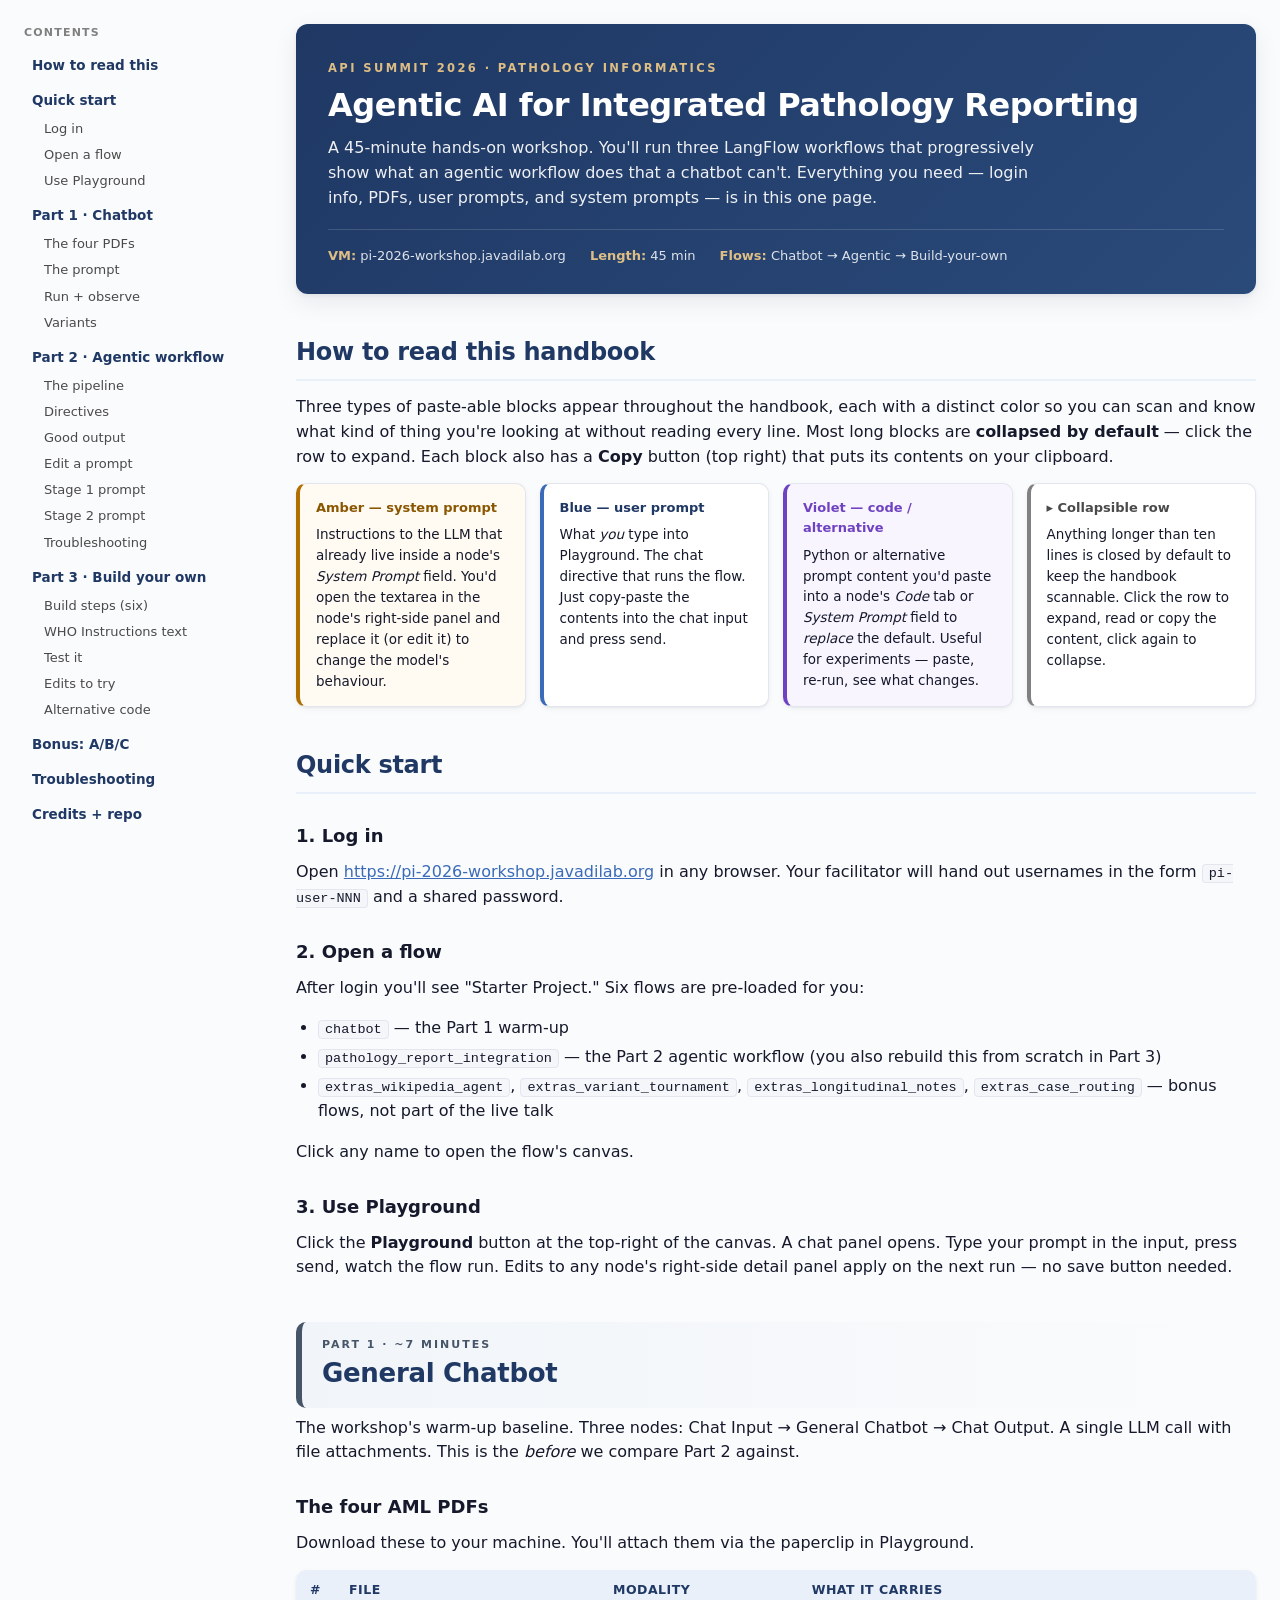
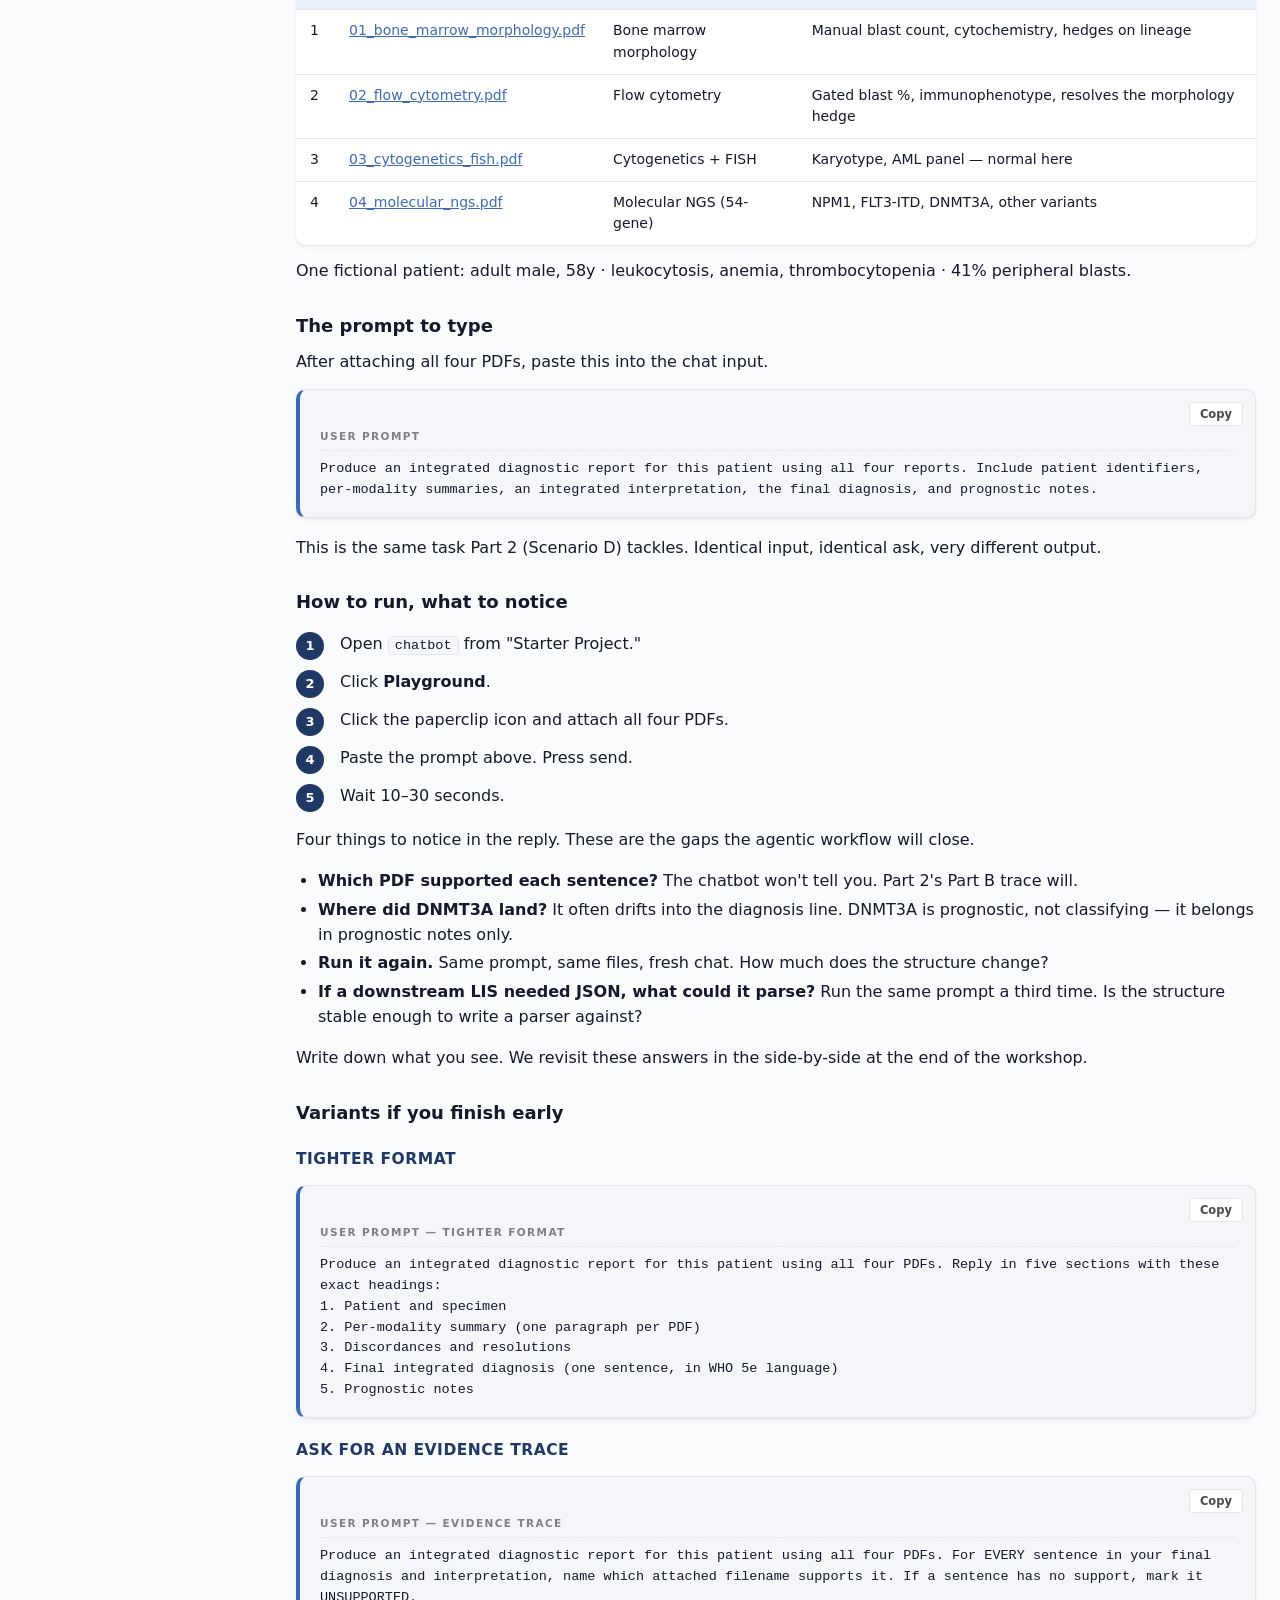
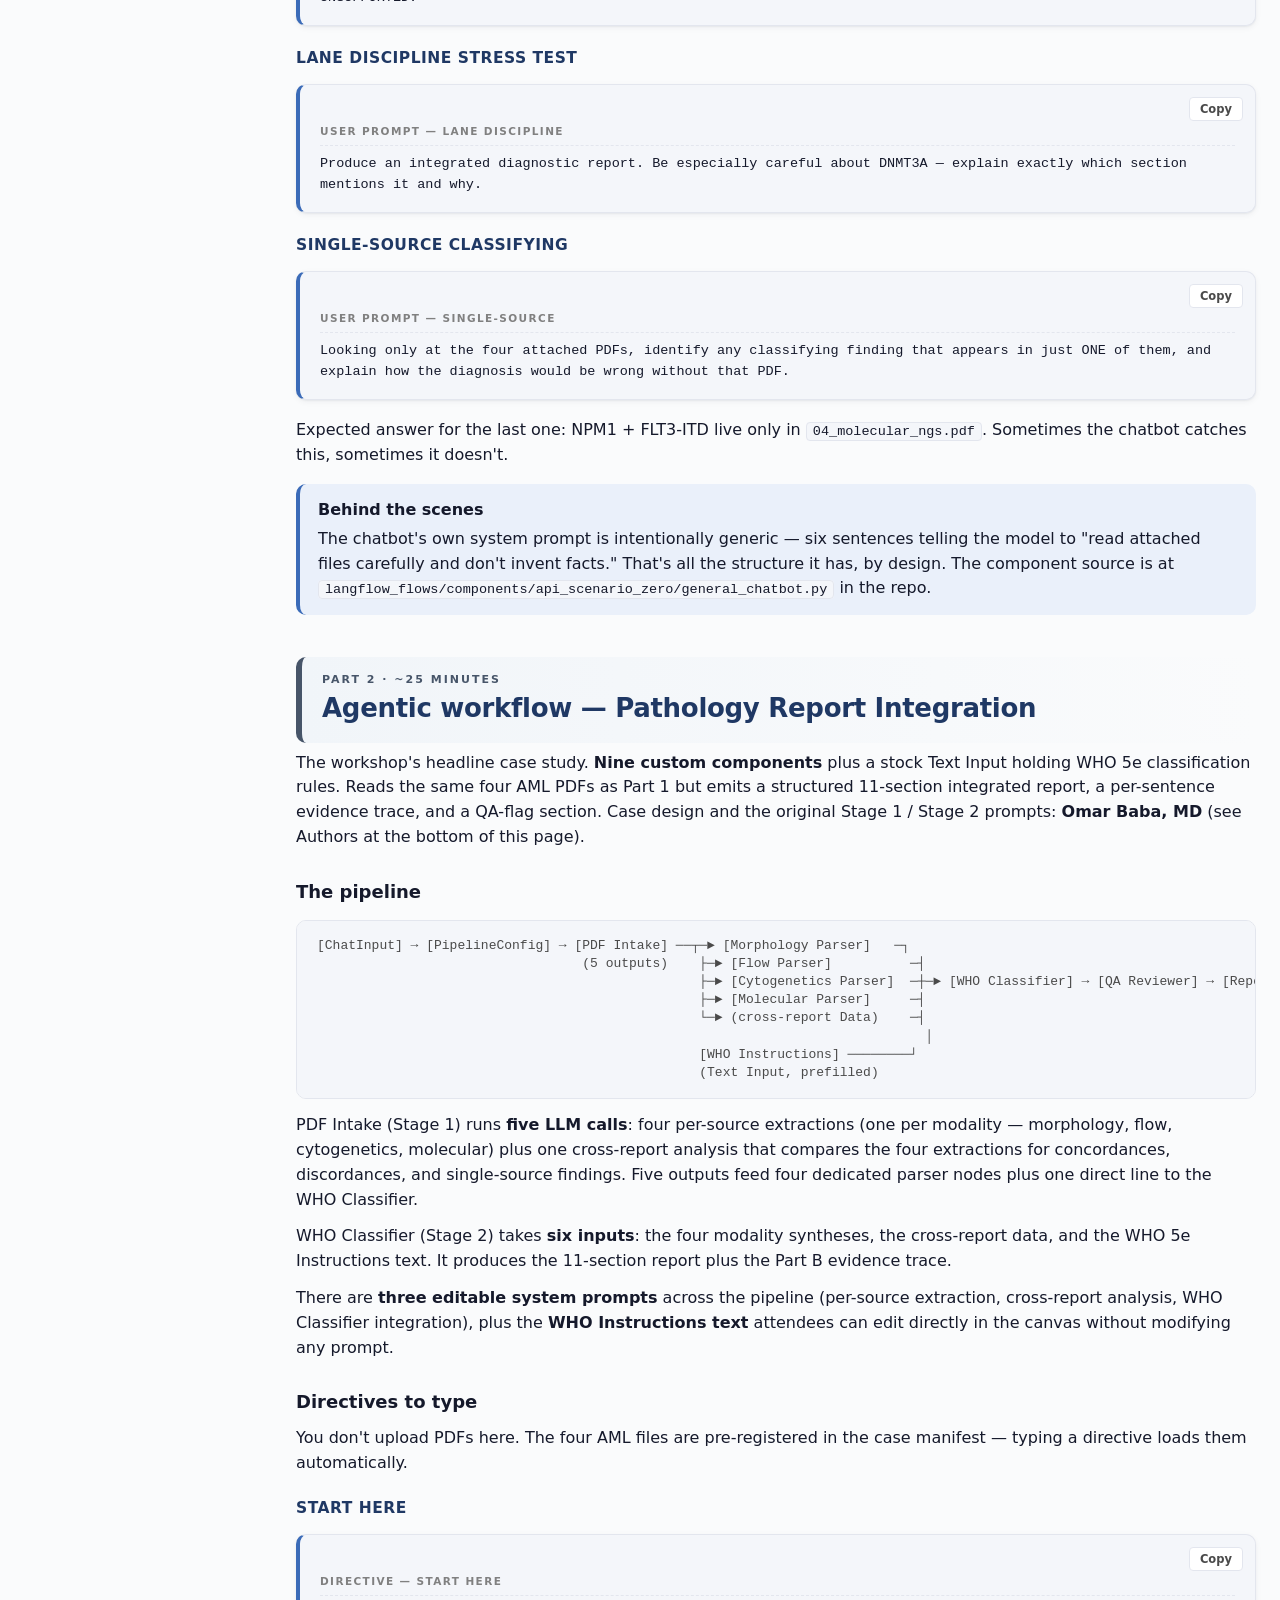
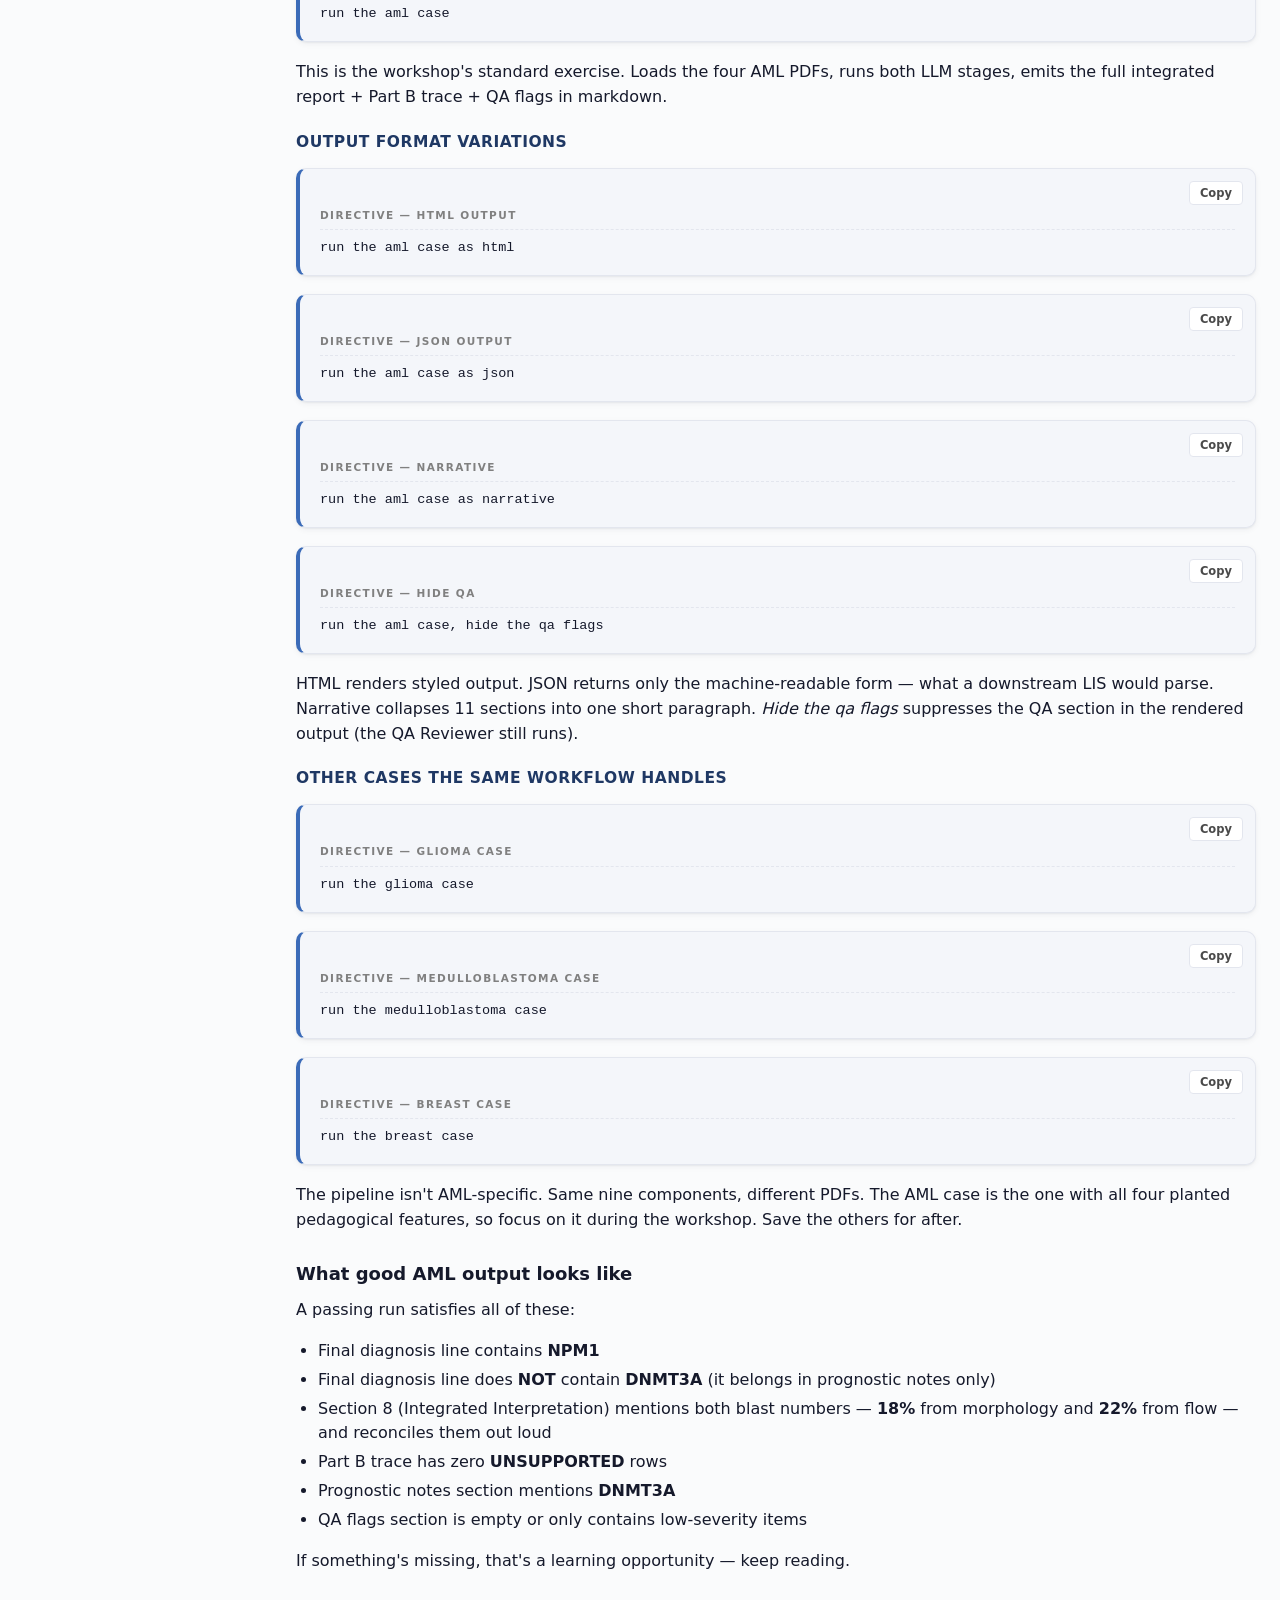
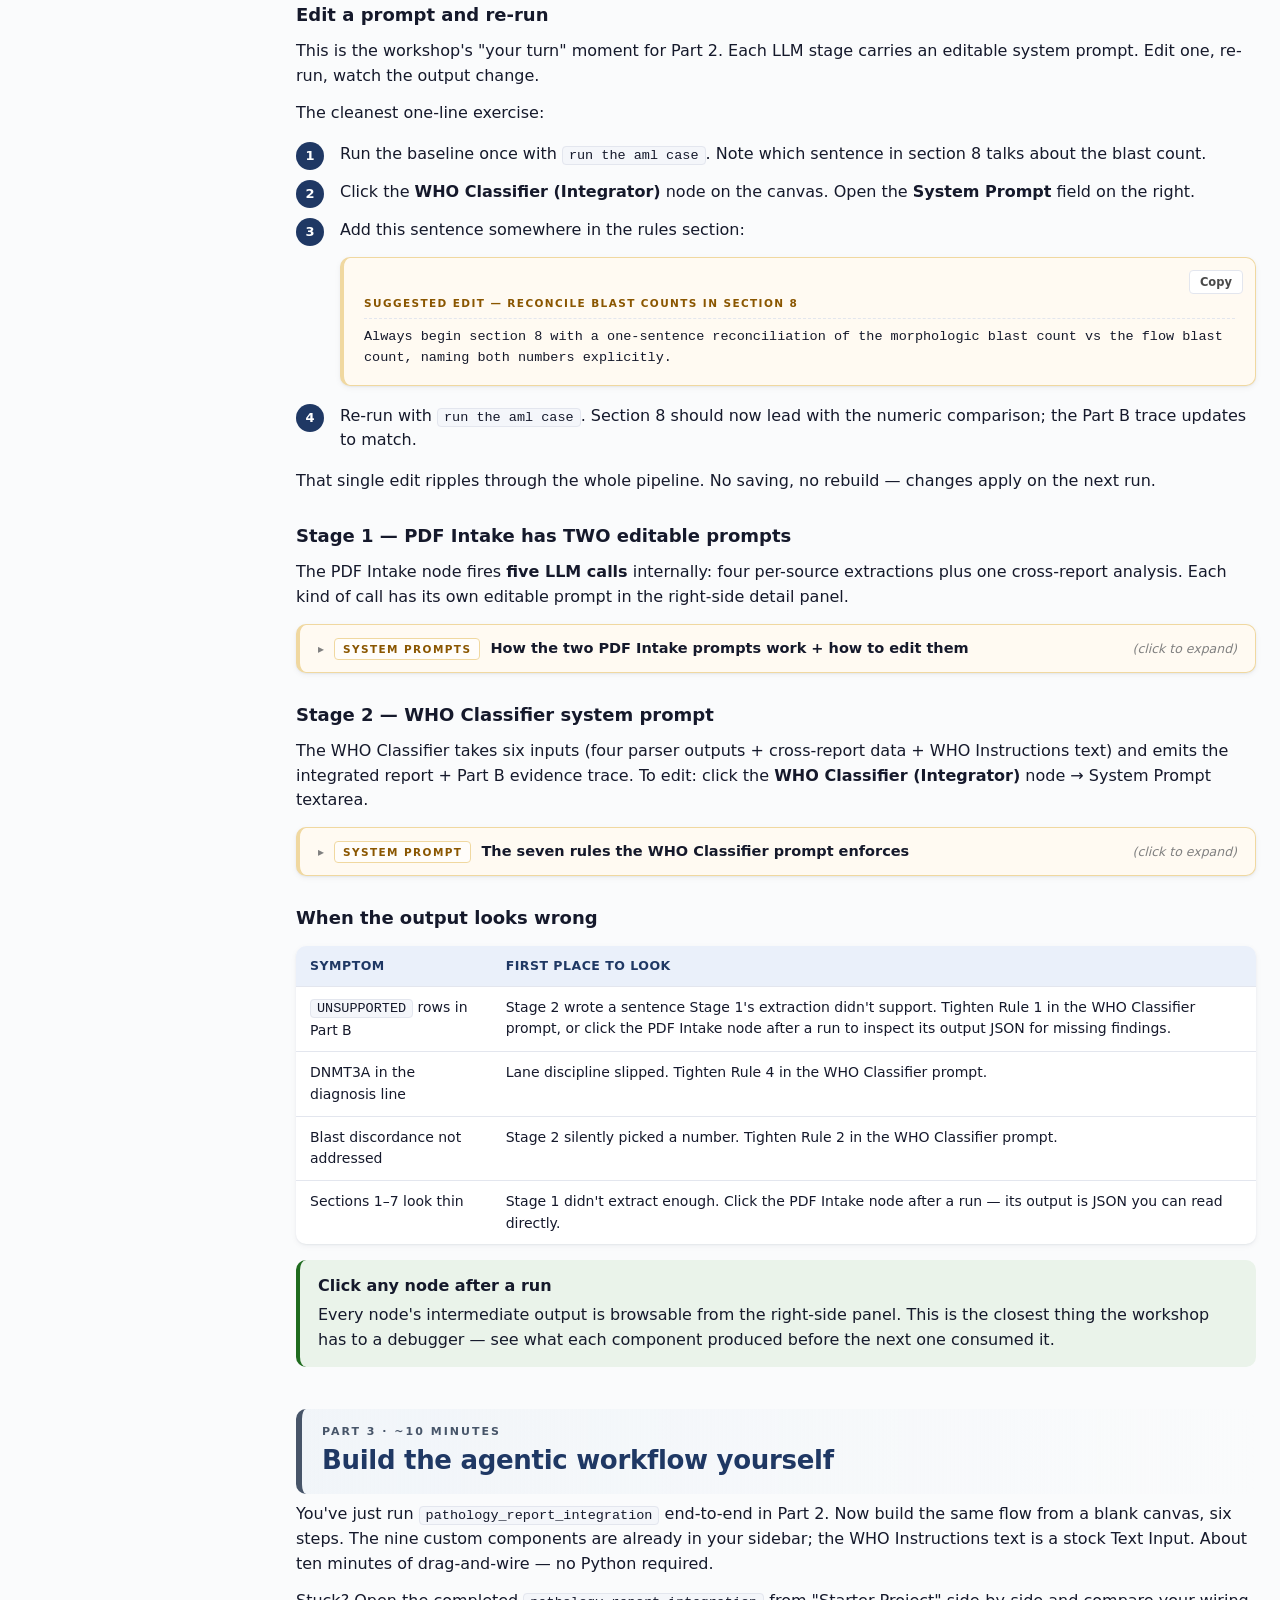
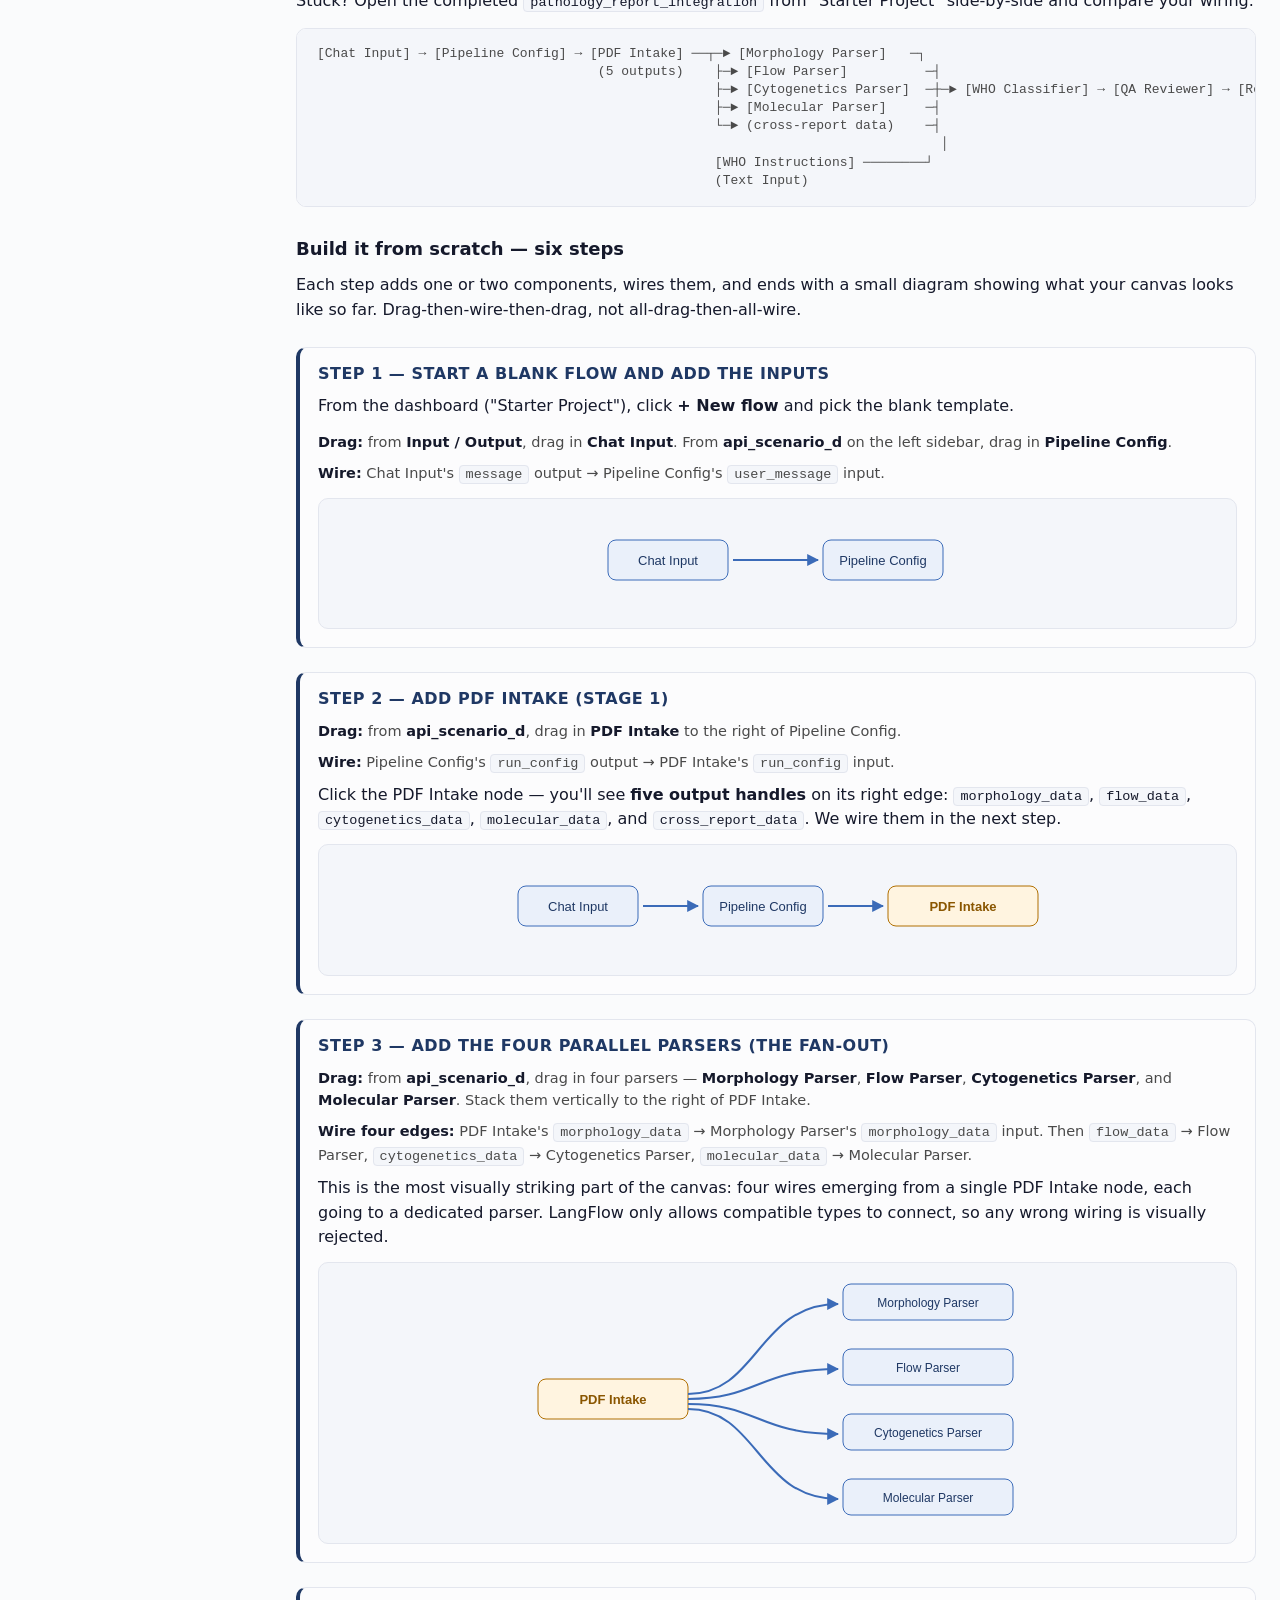
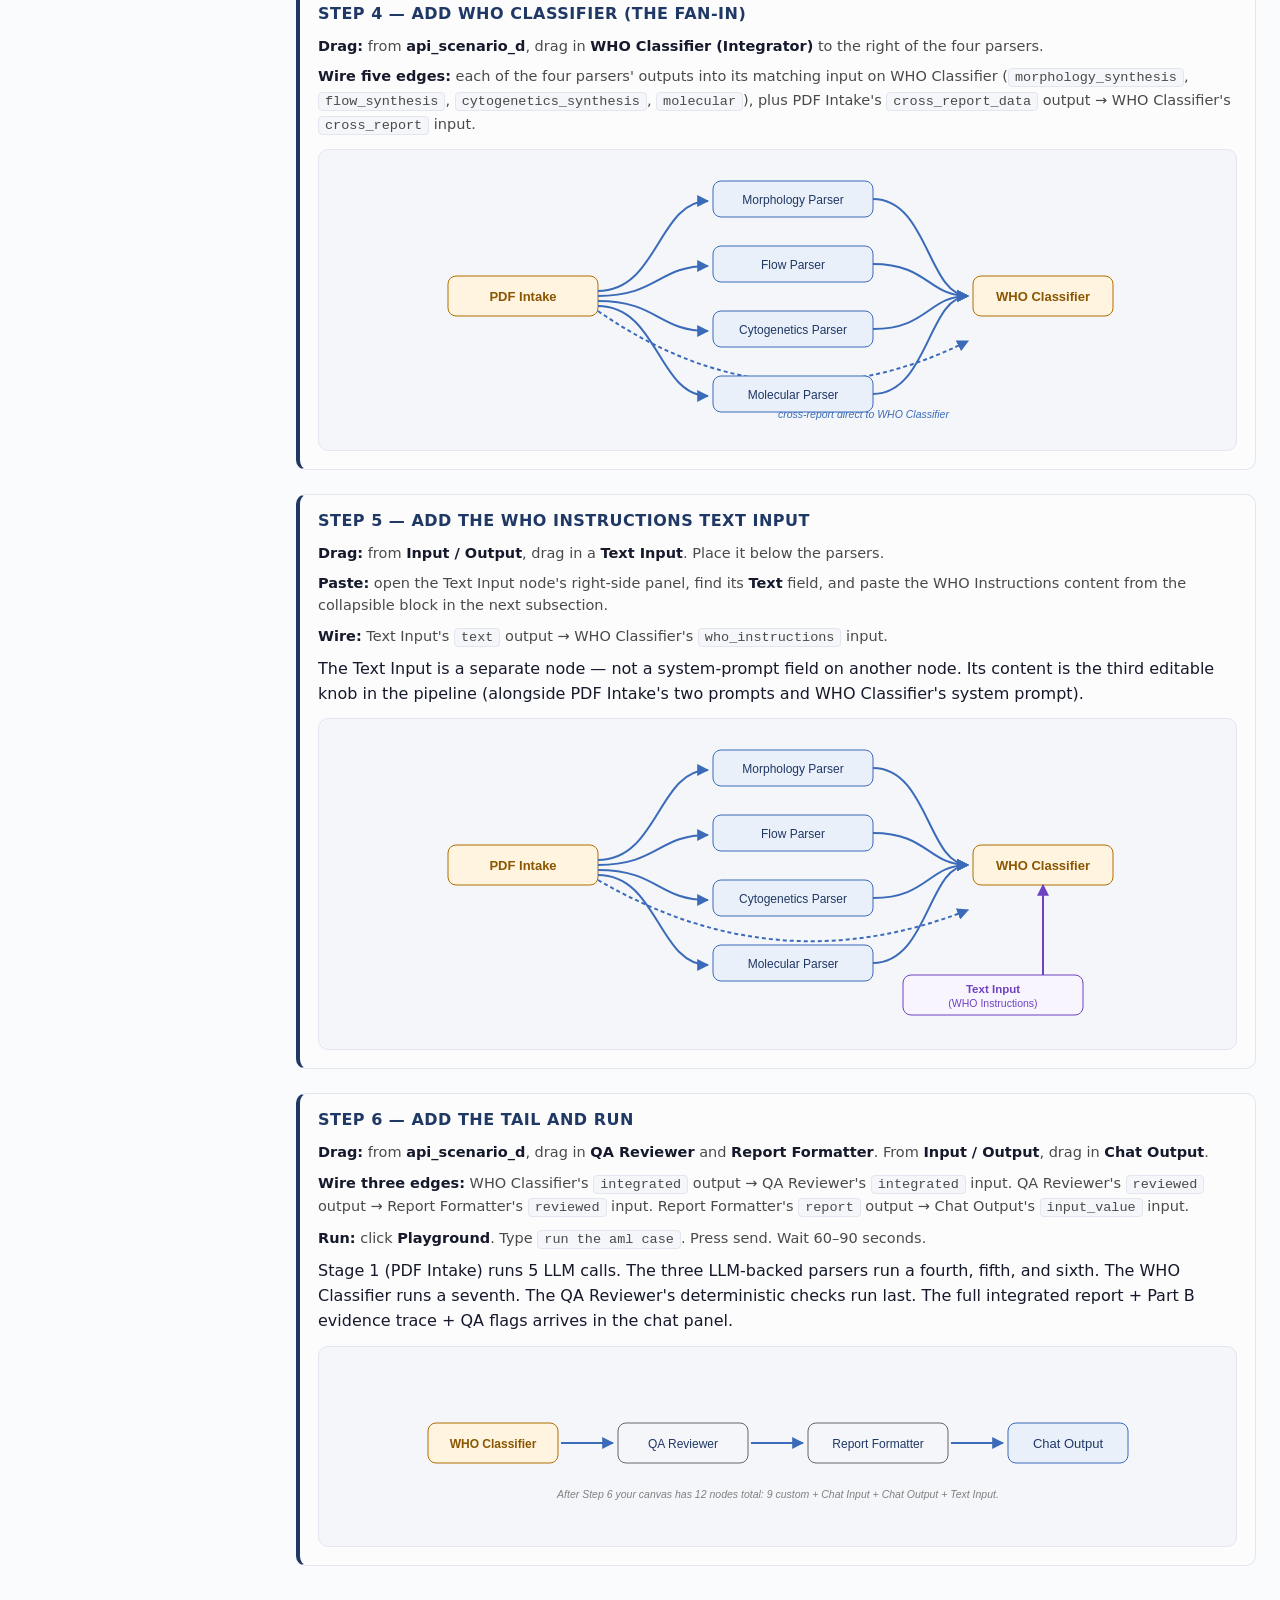
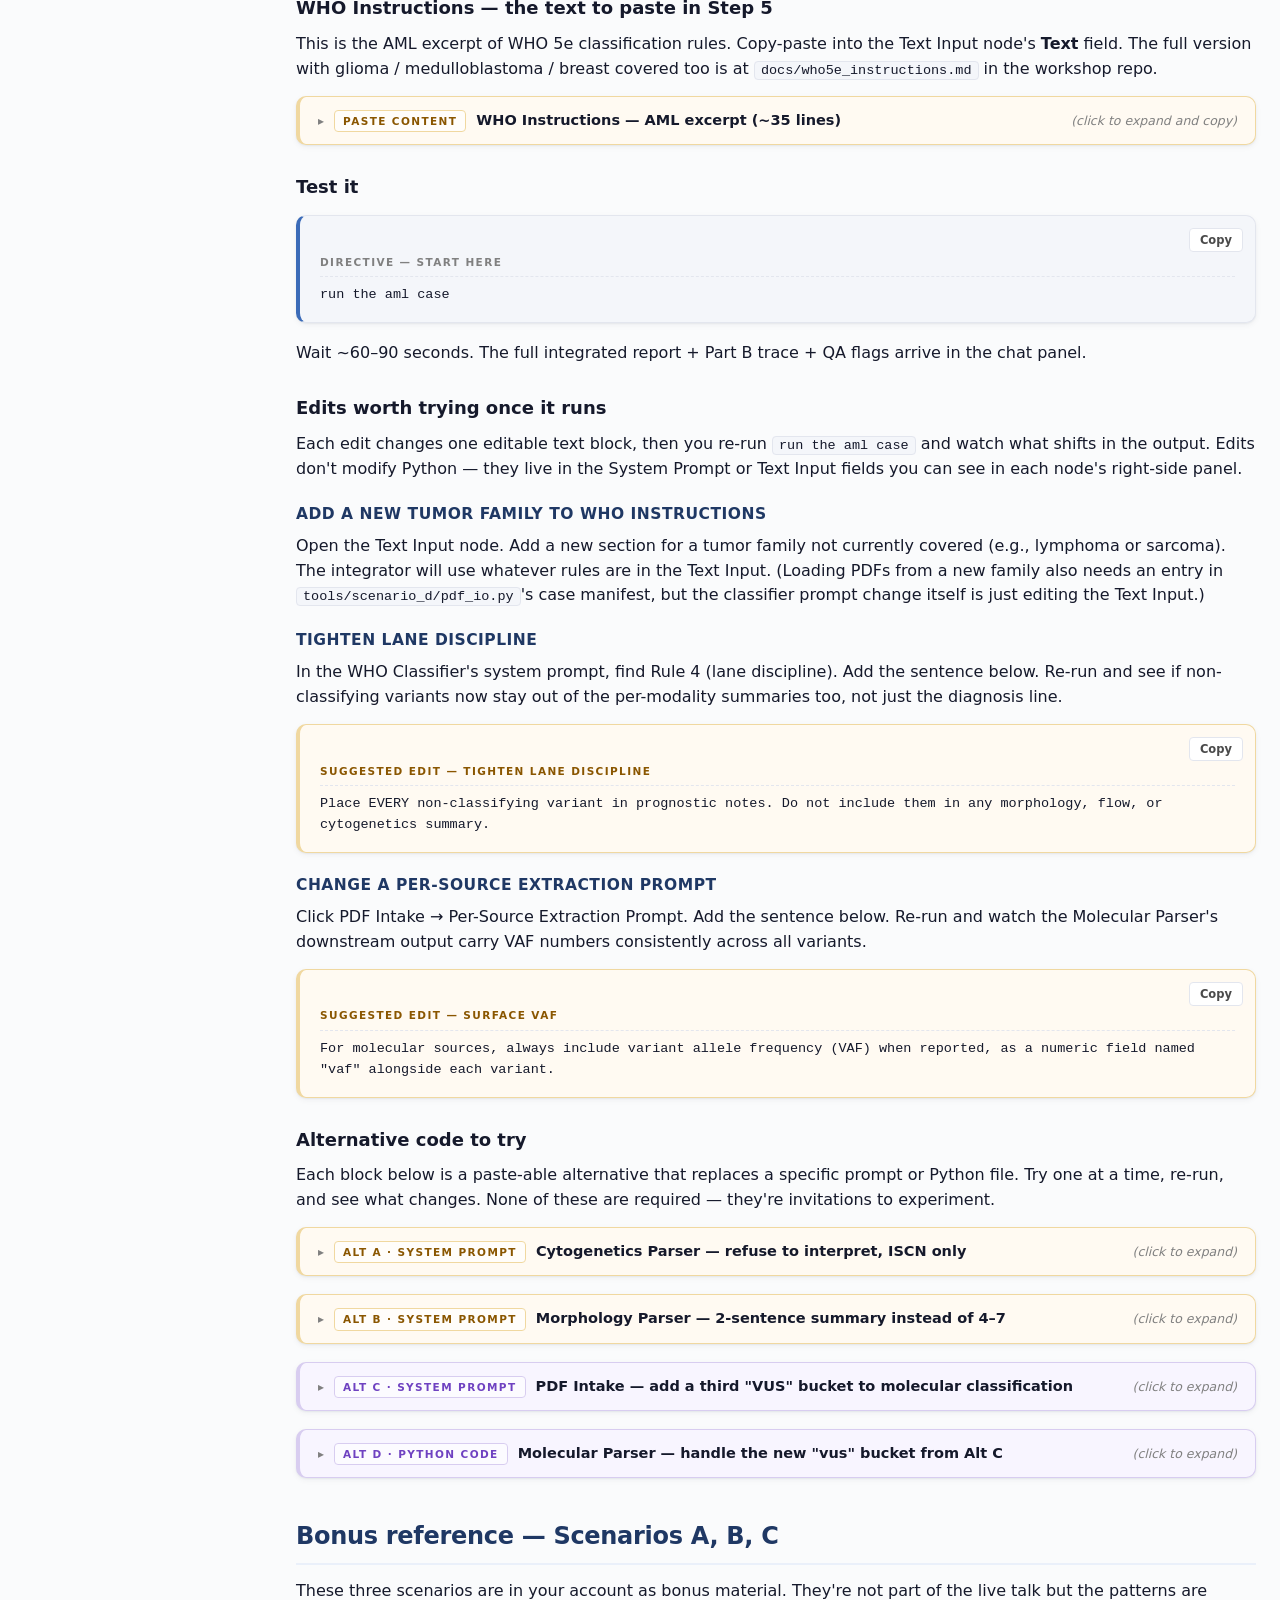
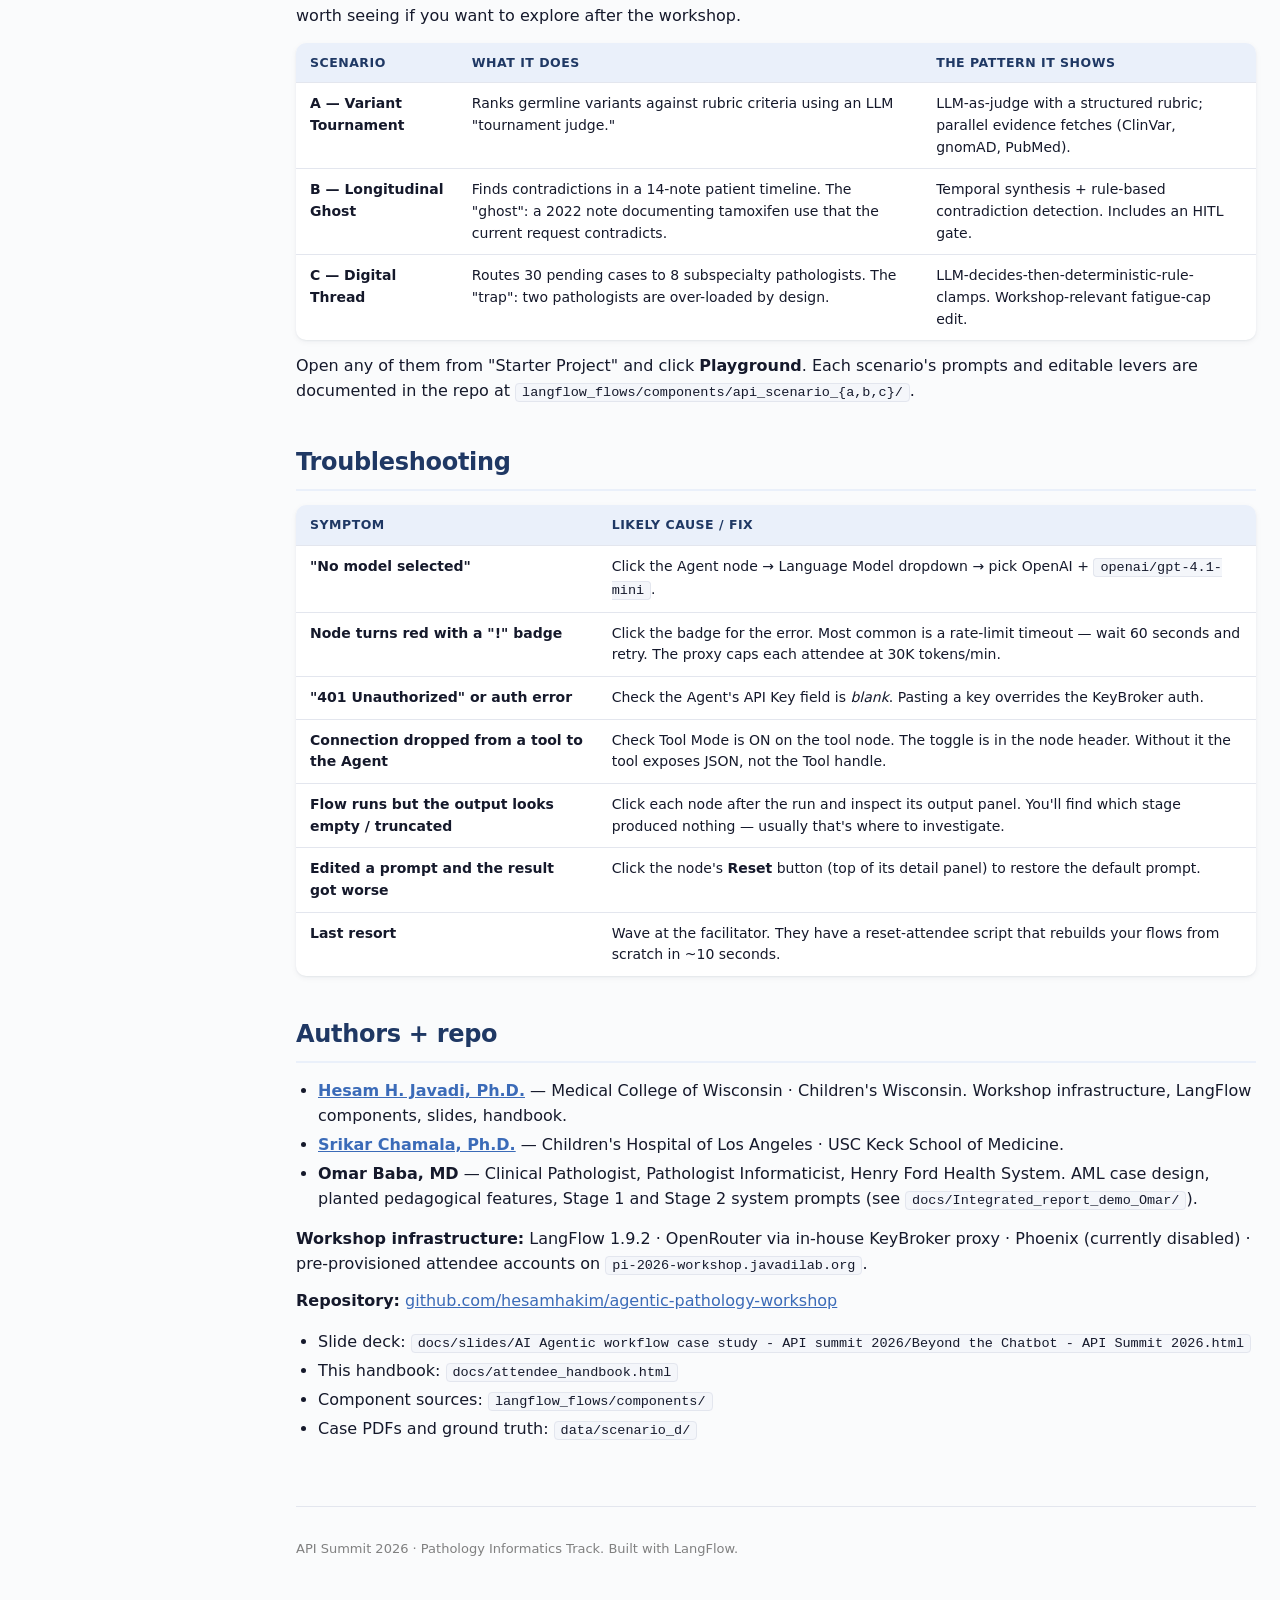
<file: docs/attendee_handbook.html>
<!DOCTYPE html>
<html lang="en">
<head>
<meta charset="UTF-8">
<title>API Summit 2026 — Agentic Pathology Workshop · Attendee Handbook</title>
<meta name="viewport" content="width=device-width, initial-scale=1">
<style>
  :root {
    --blue:        #1f3864;
    --blue-light:  #3b6bb8;
    --blue-tint:   #eaf0fa;
    --amber:       #b06f00;
    --amber-fill:  #fff4e0;
    --amber-dark:  #8a5600;
    --gray:        #4a4a4a;
    --gray-2:      #808080;
    --gray-fill:   #f4f6fa;
    --gray-line:   #e3e6ee;
    --red:         #9b1a1a;
    --red-fill:    #fbecec;
    --green:       #1f6b1f;
    --green-fill:  #eaf3ea;
    --ink:         #15192b;
    --paper:       #ffffff;
    --r-card:      10px;
    --shadow-sm:   0 1px 2px rgba(20,30,60,.06), 0 2px 6px rgba(20,30,60,.05);
    --shadow-md:   0 2px 4px rgba(20,30,60,.06), 0 8px 24px rgba(20,30,60,.08);
    --font-sans:   "Inter", -apple-system, BlinkMacSystemFont, "Segoe UI", system-ui, sans-serif;
    --font-mono:   "IBM Plex Mono", ui-monospace, "SF Mono", Menlo, Consolas, monospace;
  }
  * { box-sizing: border-box; }
  html, body { margin: 0; padding: 0; }
  body {
    font-family: var(--font-sans);
    color: var(--ink);
    background: #fafbfc;
    line-height: 1.55;
    font-size: 16px;
  }
  .layout {
    display: grid;
    grid-template-columns: 240px minmax(0, 1fr);
    max-width: 1280px;
    margin: 0 auto;
    gap: 32px;
    padding: 0 24px;
  }
  /* ---------- Side TOC ---------- */
  nav.toc {
    position: sticky;
    top: 0;
    align-self: start;
    max-height: 100vh;
    overflow-y: auto;
    padding: 24px 8px 24px 0;
    font-size: 13.5px;
  }
  nav.toc .toc-title {
    font-size: 11px;
    text-transform: uppercase;
    letter-spacing: 1.2px;
    color: var(--gray-2);
    font-weight: 600;
    margin-bottom: 10px;
  }
  nav.toc ol {
    list-style: none;
    margin: 0;
    padding: 0;
    counter-reset: section;
  }
  nav.toc > ol > li {
    margin-bottom: 6px;
  }
  nav.toc > ol > li > a {
    display: block;
    padding: 4px 8px;
    border-radius: 4px;
    color: var(--blue);
    font-weight: 600;
    text-decoration: none;
  }
  nav.toc > ol > li > a:hover { background: var(--blue-tint); }
  nav.toc ol ol {
    margin: 2px 0 8px 14px;
    padding: 0;
  }
  nav.toc ol ol li { margin: 2px 0; }
  nav.toc ol ol a {
    display: block;
    padding: 2px 6px;
    color: var(--gray);
    text-decoration: none;
    font-weight: 400;
    font-size: 13px;
    border-radius: 3px;
  }
  nav.toc ol ol a:hover { background: var(--gray-fill); color: var(--ink); }
  /* ---------- Main column ---------- */
  main { padding: 24px 0 80px; min-width: 0; }
  /* ---------- Header ---------- */
  header.hero {
    background: linear-gradient(135deg, var(--blue) 0%, #2a4a7a 100%);
    color: #fff;
    padding: 36px 32px 28px;
    border-radius: 12px;
    margin-bottom: 28px;
    box-shadow: var(--shadow-md);
  }
  header.hero .kicker {
    font-size: 11.5px;
    text-transform: uppercase;
    letter-spacing: 2.4px;
    opacity: 0.85;
    margin-bottom: 8px;
    color: #ffd58a;
    font-weight: 600;
  }
  header.hero h1 {
    margin: 0;
    font-size: 32px;
    font-weight: 700;
    line-height: 1.2;
    letter-spacing: -0.5px;
  }
  header.hero p.lede {
    margin: 12px 0 0;
    font-size: 16px;
    max-width: 720px;
    opacity: 0.92;
    line-height: 1.55;
  }
  header.hero .meta {
    margin-top: 18px;
    padding-top: 16px;
    border-top: 1px solid rgba(255,255,255,0.18);
    font-size: 13px;
    opacity: 0.85;
    display: flex;
    gap: 24px;
    flex-wrap: wrap;
  }
  header.hero .meta strong { color: #ffd58a; font-weight: 600; }
  /* ---------- Typography ---------- */
  h2 {
    margin: 40px 0 14px;
    font-size: 24px;
    color: var(--blue);
    font-weight: 700;
    letter-spacing: -0.3px;
    padding-bottom: 8px;
    border-bottom: 2px solid var(--blue-tint);
  }
  h3 {
    margin: 28px 0 10px;
    font-size: 18px;
    color: var(--ink);
    font-weight: 650;
  }
  h4 {
    margin: 20px 0 8px;
    font-size: 15.5px;
    color: var(--blue);
    font-weight: 600;
    text-transform: uppercase;
    letter-spacing: 0.5px;
  }
  p { margin: 8px 0 12px; }
  ul, ol { padding-left: 22px; }
  li { margin: 4px 0; }
  a { color: var(--blue-light); }
  a:hover { color: var(--blue); }
  code {
    font-family: var(--font-mono);
    background: var(--gray-fill);
    padding: 1px 6px;
    border-radius: 4px;
    font-size: 13.5px;
    border: 1px solid var(--gray-line);
  }
  strong { color: var(--ink); font-weight: 650; }
  /* ---------- Prompt blocks (with copy button) ---------- */
  .prompt {
    position: relative;
    background: var(--gray-fill);
    border: 1px solid var(--gray-line);
    border-left: 4px solid var(--blue-light);
    border-radius: var(--r-card);
    padding: 16px 20px 16px 20px;
    margin: 14px 0 18px;
    font-family: var(--font-mono);
    font-size: 13.5px;
    line-height: 1.55;
    white-space: pre-wrap;
    color: var(--ink);
    box-shadow: var(--shadow-sm);
  }
  .prompt.system {
    border-left-color: var(--amber);
    background: #fffaf2;
    border-color: #f0d8a0;
  }
  .prompt.user {
    border-left-color: var(--blue-light);
  }
  .prompt.code {
    border-left-color: #6f42c1;
    background: #f8f5ff;
    border-color: #d8cdf0;
  }
  .prompt-label {
    display: inline-block;
    font-family: var(--font-sans);
    font-size: 10.5px;
    text-transform: uppercase;
    letter-spacing: 1.4px;
    font-weight: 700;
    color: var(--gray-2);
    margin-bottom: 8px;
    padding-bottom: 6px;
    border-bottom: 1px dashed var(--gray-line);
    width: 100%;
  }
  .prompt.system .prompt-label { color: var(--amber-dark); }
  .prompt.code   .prompt-label { color: #6f42c1; }
  /* ---------- Collapsible prompts (long blocks closed by default) ---------- */
  details.prompt-collapsible {
    margin: 14px 0 18px;
    border-radius: var(--r-card);
    background: var(--gray-fill);
    border: 1px solid var(--gray-line);
    border-left: 4px solid var(--blue-light);
    box-shadow: var(--shadow-sm);
    overflow: hidden;
  }
  details.prompt-collapsible.system { border-left-color: var(--amber); background: #fffaf2; border-color: #f0d8a0; }
  details.prompt-collapsible.user   { border-left-color: var(--blue-light); }
  details.prompt-collapsible.code   { border-left-color: #6f42c1; background: #f8f5ff; border-color: #d8cdf0; }
  details.prompt-collapsible > summary {
    cursor: pointer;
    list-style: none;
    padding: 12px 18px;
    user-select: none;
    display: flex;
    align-items: baseline;
    gap: 10px;
    flex-wrap: wrap;
  }
  details.prompt-collapsible > summary::-webkit-details-marker { display: none; }
  details.prompt-collapsible > summary::before {
    content: "▸";
    color: var(--gray-2);
    font-size: 12px;
    transition: transform 0.15s;
    display: inline-block;
  }
  details.prompt-collapsible[open] > summary::before {
    transform: rotate(90deg);
  }
  details.prompt-collapsible > summary .badge {
    display: inline-block;
    font-family: var(--font-sans);
    font-size: 10.5px;
    text-transform: uppercase;
    letter-spacing: 1.4px;
    font-weight: 700;
    color: var(--gray-2);
    background: rgba(255,255,255,0.6);
    padding: 2px 8px;
    border-radius: 4px;
    border: 1px solid var(--gray-line);
  }
  details.prompt-collapsible.system > summary .badge { color: var(--amber-dark); border-color: #f0d8a0; }
  details.prompt-collapsible.code   > summary .badge { color: #6f42c1; border-color: #d8cdf0; }
  details.prompt-collapsible > summary .summary-title {
    font-weight: 600;
    color: var(--ink);
    font-size: 14.5px;
  }
  details.prompt-collapsible > summary .summary-hint {
    color: var(--gray-2);
    font-size: 12.5px;
    font-style: italic;
    margin-left: auto;
  }
  details.prompt-collapsible > .collapsible-body {
    padding: 0 20px 16px;
    font-family: var(--font-mono);
    font-size: 13.5px;
    line-height: 1.55;
    white-space: pre-wrap;
    color: var(--ink);
    position: relative;
  }
  details.prompt-collapsible > .collapsible-body.prose {
    font-family: var(--font-sans);
    white-space: normal;
  }
  /* ---------- Inline SVG schematic diagrams (build-from-scratch steps) ---------- */
  .build-step-diagram {
    margin: 12px 0 4px;
    background: var(--gray-fill);
    border: 1px solid var(--gray-line);
    border-radius: var(--r-card);
    padding: 16px;
    text-align: center;
  }
  .build-step-diagram svg { max-width: 100%; height: auto; }
  .build-step {
    margin: 24px 0;
    padding: 14px 18px;
    background: #fcfcfd;
    border: 1px solid var(--gray-line);
    border-left: 4px solid var(--blue);
    border-radius: var(--r-card);
  }
  .build-step h4 {
    margin: 0 0 6px;
    color: var(--blue);
    font-size: 16px;
  }
  .build-step .step-action {
    margin: 8px 0 4px;
    color: var(--gray);
    font-size: 14.5px;
  }
  .build-step .step-action strong { color: var(--ink); }
  .copy-btn {
    position: absolute;
    top: 12px;
    right: 12px;
    background: var(--paper);
    border: 1px solid var(--gray-line);
    color: var(--gray);
    font-family: var(--font-sans);
    font-size: 11.5px;
    font-weight: 600;
    padding: 4px 10px;
    border-radius: 4px;
    cursor: pointer;
    transition: all 0.15s;
  }
  .copy-btn:hover { background: var(--blue); color: #fff; border-color: var(--blue); }
  .copy-btn.copied { background: var(--green); color: #fff; border-color: var(--green); }
  /* ---------- Callouts ---------- */
  .callout {
    border-radius: var(--r-card);
    padding: 14px 18px;
    margin: 16px 0;
    border-left: 4px solid;
    background: var(--gray-fill);
  }
  .callout.tip    { border-color: var(--green); background: var(--green-fill); }
  .callout.warn   { border-color: var(--red);   background: var(--red-fill); }
  .callout.info   { border-color: var(--blue-light); background: var(--blue-tint); }
  .callout strong { display: block; margin-bottom: 4px; }
  /* ---------- Tables ---------- */
  table {
    border-collapse: collapse;
    width: 100%;
    margin: 14px 0;
    font-size: 14px;
    background: var(--paper);
    box-shadow: var(--shadow-sm);
    border-radius: var(--r-card);
    overflow: hidden;
  }
  th, td {
    text-align: left;
    padding: 10px 14px;
    border-bottom: 1px solid var(--gray-line);
    vertical-align: top;
  }
  th {
    background: var(--blue-tint);
    color: var(--blue);
    font-weight: 600;
    font-size: 12.5px;
    text-transform: uppercase;
    letter-spacing: 0.5px;
  }
  tbody tr:last-child td { border-bottom: none; }
  tbody tr:hover { background: #fafbfd; }
  /* ---------- Part-section banners ---------- */
  .part-banner {
    display: flex;
    align-items: baseline;
    gap: 16px;
    background: linear-gradient(90deg, #f1f5f9 0%, transparent 100%);
    border-left: 6px solid #475569;
    padding: 14px 20px;
    margin: 42px 0 8px;
    border-radius: var(--r-card);
  }
  .part-banner .part-num {
    font-size: 11px;
    text-transform: uppercase;
    letter-spacing: 2px;
    color: #475569;
    font-weight: 700;
  }
  .part-banner h2 {
    margin: 0;
    border: none;
    padding: 0;
    font-size: 26px;
    color: var(--blue);
  }
  /* ---------- Step lists ---------- */
  ol.steps {
    counter-reset: step;
    list-style: none;
    padding: 0;
  }
  ol.steps > li {
    counter-increment: step;
    position: relative;
    padding-left: 44px;
    margin: 10px 0;
    min-height: 28px;
  }
  ol.steps > li::before {
    content: counter(step);
    position: absolute;
    left: 0;
    top: 0;
    width: 28px;
    height: 28px;
    border-radius: 50%;
    background: var(--blue);
    color: #fff;
    text-align: center;
    line-height: 28px;
    font-weight: 600;
    font-size: 13px;
  }
  /* ---------- Cards row ---------- */
  .cards { display: grid; grid-template-columns: repeat(auto-fit, minmax(220px, 1fr)); gap: 14px; margin: 14px 0; }
  .card {
    background: var(--paper);
    border: 1px solid var(--gray-line);
    border-radius: var(--r-card);
    padding: 14px 16px;
    box-shadow: var(--shadow-sm);
  }
  .card h4 {
    margin: 0 0 6px;
    color: var(--blue);
    font-size: 13px;
    text-transform: none;
    letter-spacing: 0;
  }
  .card p { margin: 0; font-size: 13.5px; }
  /* ---------- ASCII diagram ---------- */
  pre.ascii {
    font-family: var(--font-mono);
    background: var(--gray-fill);
    border: 1px solid var(--gray-line);
    border-radius: var(--r-card);
    padding: 16px 20px;
    overflow-x: auto;
    font-size: 13px;
    line-height: 1.4;
    color: var(--gray);
    margin: 14px 0;
  }
  /* ---------- Footer ---------- */
  footer {
    margin-top: 64px;
    padding: 24px 0;
    border-top: 1px solid var(--gray-line);
    font-size: 13px;
    color: var(--gray-2);
  }
  footer a { color: var(--blue-light); }
  /* ---------- Print ---------- */
  @media print {
    body { font-size: 11pt; background: #fff; }
    .layout { grid-template-columns: 1fr; gap: 0; padding: 0; }
    nav.toc { display: none; }
    .copy-btn { display: none; }
    header.hero { box-shadow: none; background: #1f3864; color: #fff; }
    a { color: inherit; text-decoration: none; }
    .prompt { page-break-inside: avoid; }
    h2, h3, .part-banner { page-break-after: avoid; }
    /* Force all collapsibles open when printing */
    details.prompt-collapsible[open],
    details.prompt-collapsible { overflow: visible; }
    details.prompt-collapsible > .collapsible-body { display: block !important; }
    details.prompt-collapsible > summary::before { display: none; }
  }
  /* ---------- Responsive ---------- */
  @media (max-width: 900px) {
    .layout { grid-template-columns: 1fr; }
    nav.toc { position: relative; max-height: none; padding-top: 0; }
  }
</style>
</head>
<body>
<div class="layout">

<!-- ============================================================
     LEFT SIDE TABLE OF CONTENTS
     ============================================================ -->
<nav class="toc">
  <div class="toc-title">Contents</div>
  <ol>
    <li><a href="#legend">How to read this</a></li>
    <li><a href="#quickstart">Quick start</a>
      <ol>
        <li><a href="#login">Log in</a></li>
        <li><a href="#open-flow">Open a flow</a></li>
        <li><a href="#playground">Use Playground</a></li>
      </ol>
    </li>
    <li><a href="#part1">Part 1 · Chatbot</a>
      <ol>
        <li><a href="#chatbot-pdfs">The four PDFs</a></li>
        <li><a href="#chatbot-prompt">The prompt</a></li>
        <li><a href="#chatbot-run">Run + observe</a></li>
        <li><a href="#chatbot-variants">Variants</a></li>
      </ol>
    </li>
    <li><a href="#part2">Part 2 · Agentic workflow</a>
      <ol>
        <li><a href="#d-pipeline">The pipeline</a></li>
        <li><a href="#d-directives">Directives</a></li>
        <li><a href="#d-good-output">Good output</a></li>
        <li><a href="#d-edit">Edit a prompt</a></li>
        <li><a href="#d-stage1-prompt">Stage 1 prompt</a></li>
        <li><a href="#d-stage2-prompt">Stage 2 prompt</a></li>
        <li><a href="#d-troubleshoot">Troubleshooting</a></li>
      </ol>
    </li>
    <li><a href="#part3">Part 3 · Build your own</a>
      <ol>
        <li><a href="#rb-build">Build steps (six)</a></li>
        <li><a href="#rb-instructions">WHO Instructions text</a></li>
        <li><a href="#rb-test">Test it</a></li>
        <li><a href="#rb-edits">Edits to try</a></li>
        <li><a href="#rb-alternatives">Alternative code</a></li>
      </ol>
    </li>
    <li><a href="#bonus">Bonus: A/B/C</a></li>
    <li><a href="#trouble">Troubleshooting</a></li>
    <li><a href="#credits">Credits + repo</a></li>
  </ol>
</nav>

<!-- ============================================================
     MAIN COLUMN
     ============================================================ -->
<main>

<header class="hero">
  <div class="kicker">API Summit 2026 · Pathology Informatics</div>
  <h1>Agentic AI for Integrated Pathology Reporting</h1>
  <p class="lede">A 45-minute hands-on workshop. You'll run three LangFlow workflows that progressively show what an agentic workflow does that a chatbot can't. Everything you need — login info, PDFs, user prompts, and system prompts — is in this one page.</p>
  <div class="meta">
    <span><strong>VM:</strong> pi-2026-workshop.javadilab.org</span>
    <span><strong>Length:</strong> 45 min</span>
    <span><strong>Flows:</strong> Chatbot → Agentic → Build-your-own</span>
  </div>
</header>

<!-- ============================================================
     HOW TO READ THIS HANDBOOK (legend)
     ============================================================ -->
<h2 id="legend">How to read this handbook</h2>

<p>Three types of paste-able blocks appear throughout the handbook, each with a distinct color so you can scan and know what kind of thing you're looking at without reading every line. Most long blocks are <strong>collapsed by default</strong> — click the row to expand. Each block also has a <strong>Copy</strong> button (top right) that puts its contents on your clipboard.</p>

<div class="cards">
  <div class="card" style="border-left: 4px solid var(--amber); background: #fffaf2;">
    <h4 style="color: var(--amber-dark);">Amber — system prompt</h4>
    <p>Instructions to the LLM that already live inside a node's <em>System Prompt</em> field. You'd open the textarea in the node's right-side panel and replace it (or edit it) to change the model's behaviour.</p>
  </div>
  <div class="card" style="border-left: 4px solid var(--blue-light);">
    <h4 style="color: var(--blue);">Blue — user prompt</h4>
    <p>What <em>you</em> type into Playground. The chat directive that runs the flow. Just copy-paste the contents into the chat input and press send.</p>
  </div>
  <div class="card" style="border-left: 4px solid #6f42c1; background: #f8f5ff;">
    <h4 style="color: #6f42c1;">Violet — code / alternative</h4>
    <p>Python or alternative prompt content you'd paste into a node's <em>Code</em> tab or <em>System Prompt</em> field to <em>replace</em> the default. Useful for experiments — paste, re-run, see what changes.</p>
  </div>
  <div class="card" style="border-left: 4px solid var(--gray-2);">
    <h4 style="color: var(--gray);">▸ Collapsible row</h4>
    <p>Anything longer than ten lines is closed by default to keep the handbook scannable. Click the row to expand, read or copy the content, click again to collapse.</p>
  </div>
</div>

<!-- ============================================================
     QUICK START
     ============================================================ -->
<h2 id="quickstart">Quick start</h2>

<h3 id="login">1. Log in</h3>
<p>Open <a href="https://pi-2026-workshop.javadilab.org">https://pi-2026-workshop.javadilab.org</a> in any browser. Your facilitator will hand out usernames in the form <code>pi-user-NNN</code> and a shared password.</p>

<h3 id="open-flow">2. Open a flow</h3>
<p>After login you'll see "Starter Project." Six flows are pre-loaded for you:</p>
<ul>
  <li><code>chatbot</code> — the Part 1 warm-up</li>
  <li><code>pathology_report_integration</code> — the Part 2 agentic workflow (you also rebuild this from scratch in Part 3)</li>
  <li><code>extras_wikipedia_agent</code>, <code>extras_variant_tournament</code>, <code>extras_longitudinal_notes</code>, <code>extras_case_routing</code> — bonus flows, not part of the live talk</li>
</ul>
<p>Click any name to open the flow's canvas.</p>

<h3 id="playground">3. Use Playground</h3>
<p>Click the <strong>Playground</strong> button at the top-right of the canvas. A chat panel opens. Type your prompt in the input, press send, watch the flow run. Edits to any node's right-side detail panel apply on the next run — no save button needed.</p>

<!-- ============================================================
     PART 1 — CHATBOT
     ============================================================ -->
<div class="part-banner">
  <div>
    <div class="part-num">Part 1 · ~7 minutes</div>
    <h2 id="part1">General Chatbot</h2>
  </div>
</div>

<p>The workshop's warm-up baseline. Three nodes: Chat Input → General Chatbot → Chat Output. A single LLM call with file attachments. This is the <em>before</em> we compare Part 2 against.</p>

<h3 id="chatbot-pdfs">The four AML PDFs</h3>
<p>Download these to your machine. You'll attach them via the paperclip in Playground.</p>

<table>
  <thead><tr><th>#</th><th>File</th><th>Modality</th><th>What it carries</th></tr></thead>
  <tbody>
    <tr><td>1</td><td><a href="../data/scenario_d/case_aml/01_bone_marrow_morphology.pdf">01_bone_marrow_morphology.pdf</a></td><td>Bone marrow morphology</td><td>Manual blast count, cytochemistry, hedges on lineage</td></tr>
    <tr><td>2</td><td><a href="../data/scenario_d/case_aml/02_flow_cytometry.pdf">02_flow_cytometry.pdf</a></td><td>Flow cytometry</td><td>Gated blast %, immunophenotype, resolves the morphology hedge</td></tr>
    <tr><td>3</td><td><a href="../data/scenario_d/case_aml/03_cytogenetics_fish.pdf">03_cytogenetics_fish.pdf</a></td><td>Cytogenetics + FISH</td><td>Karyotype, AML panel — normal here</td></tr>
    <tr><td>4</td><td><a href="../data/scenario_d/case_aml/04_molecular_ngs.pdf">04_molecular_ngs.pdf</a></td><td>Molecular NGS (54-gene)</td><td>NPM1, FLT3-ITD, DNMT3A, other variants</td></tr>
  </tbody>
</table>

<p>One fictional patient: adult male, 58y · leukocytosis, anemia, thrombocytopenia · 41% peripheral blasts.</p>

<h3 id="chatbot-prompt">The prompt to type</h3>
<p>After attaching all four PDFs, paste this into the chat input.</p>

<div class="prompt user">
<span class="prompt-label">User prompt</span>Produce an integrated diagnostic report for this patient using all four reports. Include patient identifiers, per-modality summaries, an integrated interpretation, the final diagnosis, and prognostic notes.</div>

<p>This is the same task Part 2 (Scenario D) tackles. Identical input, identical ask, very different output.</p>

<h3 id="chatbot-run">How to run, what to notice</h3>
<ol class="steps">
  <li>Open <code>chatbot</code> from "Starter Project."</li>
  <li>Click <strong>Playground</strong>.</li>
  <li>Click the paperclip icon and attach all four PDFs.</li>
  <li>Paste the prompt above. Press send.</li>
  <li>Wait 10–30 seconds.</li>
</ol>

<p>Four things to notice in the reply. These are the gaps the agentic workflow will close.</p>

<ul>
  <li><strong>Which PDF supported each sentence?</strong> The chatbot won't tell you. Part 2's Part B trace will.</li>
  <li><strong>Where did DNMT3A land?</strong> It often drifts into the diagnosis line. DNMT3A is prognostic, not classifying — it belongs in prognostic notes only.</li>
  <li><strong>Run it again.</strong> Same prompt, same files, fresh chat. How much does the structure change?</li>
  <li><strong>If a downstream LIS needed JSON, what could it parse?</strong> Run the same prompt a third time. Is the structure stable enough to write a parser against?</li>
</ul>

<p>Write down what you see. We revisit these answers in the side-by-side at the end of the workshop.</p>

<h3 id="chatbot-variants">Variants if you finish early</h3>

<h4>Tighter format</h4>
<div class="prompt user">
<span class="prompt-label">User prompt — tighter format</span>Produce an integrated diagnostic report for this patient using all four PDFs. Reply in five sections with these exact headings:
1. Patient and specimen
2. Per-modality summary (one paragraph per PDF)
3. Discordances and resolutions
4. Final integrated diagnosis (one sentence, in WHO 5e language)
5. Prognostic notes</div>

<h4>Ask for an evidence trace</h4>
<div class="prompt user">
<span class="prompt-label">User prompt — evidence trace</span>Produce an integrated diagnostic report for this patient using all four PDFs. For EVERY sentence in your final diagnosis and interpretation, name which attached filename supports it. If a sentence has no support, mark it UNSUPPORTED.</div>

<h4>Lane discipline stress test</h4>
<div class="prompt user">
<span class="prompt-label">User prompt — lane discipline</span>Produce an integrated diagnostic report. Be especially careful about DNMT3A — explain exactly which section mentions it and why.</div>

<h4>Single-source classifying</h4>
<div class="prompt user">
<span class="prompt-label">User prompt — single-source</span>Looking only at the four attached PDFs, identify any classifying finding that appears in just ONE of them, and explain how the diagnosis would be wrong without that PDF.</div>

<p>Expected answer for the last one: NPM1 + FLT3-ITD live only in <code>04_molecular_ngs.pdf</code>. Sometimes the chatbot catches this, sometimes it doesn't.</p>

<div class="callout info">
<strong>Behind the scenes</strong>
The chatbot's own system prompt is intentionally generic — six sentences telling the model to "read attached files carefully and don't invent facts." That's all the structure it has, by design. The component source is at <code>langflow_flows/components/api_scenario_zero/general_chatbot.py</code> in the repo.
</div>

<!-- ============================================================
     PART 2 — AGENTIC WORKFLOW
     ============================================================ -->
<div class="part-banner">
  <div>
    <div class="part-num">Part 2 · ~25 minutes</div>
    <h2 id="part2">Agentic workflow — Pathology Report Integration</h2>
  </div>
</div>

<p>The workshop's headline case study. <strong>Nine custom components</strong> plus a stock Text Input holding WHO 5e classification rules. Reads the same four AML PDFs as Part 1 but emits a structured 11-section integrated report, a per-sentence evidence trace, and a QA-flag section. Case design and the original Stage 1 / Stage 2 prompts: <strong>Omar Baba, MD</strong> (see Authors at the bottom of this page).</p>

<h3 id="d-pipeline">The pipeline</h3>

<pre class="ascii">[ChatInput] → [PipelineConfig] → [PDF Intake] ──┬─► [Morphology Parser]   ─┐
                                  (5 outputs)    ├─► [Flow Parser]          ─┤
                                                 ├─► [Cytogenetics Parser]  ─┼─► [WHO Classifier] → [QA Reviewer] → [Report Formatter] → [ChatOutput]
                                                 ├─► [Molecular Parser]     ─┤
                                                 └─► (cross-report Data)    ─┤
                                                                              │
                                                 [WHO Instructions] ────────┘
                                                 (Text Input, prefilled)</pre>

<p>PDF Intake (Stage 1) runs <strong>five LLM calls</strong>: four per-source extractions (one per modality — morphology, flow, cytogenetics, molecular) plus one cross-report analysis that compares the four extractions for concordances, discordances, and single-source findings. Five outputs feed four dedicated parser nodes plus one direct line to the WHO Classifier.</p>

<p>WHO Classifier (Stage 2) takes <strong>six inputs</strong>: the four modality syntheses, the cross-report data, and the WHO 5e Instructions text. It produces the 11-section report plus the Part B evidence trace.</p>

<p>There are <strong>three editable system prompts</strong> across the pipeline (per-source extraction, cross-report analysis, WHO Classifier integration), plus the <strong>WHO Instructions text</strong> attendees can edit directly in the canvas without modifying any prompt.</p>

<h3 id="d-directives">Directives to type</h3>

<p>You don't upload PDFs here. The four AML files are pre-registered in the case manifest — typing a directive loads them automatically.</p>

<h4>Start here</h4>
<div class="prompt user">
<span class="prompt-label">Directive — start here</span>run the aml case</div>

<p>This is the workshop's standard exercise. Loads the four AML PDFs, runs both LLM stages, emits the full integrated report + Part B trace + QA flags in markdown.</p>

<h4>Output format variations</h4>
<div class="prompt user">
<span class="prompt-label">Directive — HTML output</span>run the aml case as html</div>
<div class="prompt user">
<span class="prompt-label">Directive — JSON output</span>run the aml case as json</div>
<div class="prompt user">
<span class="prompt-label">Directive — narrative</span>run the aml case as narrative</div>
<div class="prompt user">
<span class="prompt-label">Directive — hide QA</span>run the aml case, hide the qa flags</div>

<p>HTML renders styled output. JSON returns only the machine-readable form — what a downstream LIS would parse. Narrative collapses 11 sections into one short paragraph. <em>Hide the qa flags</em> suppresses the QA section in the rendered output (the QA Reviewer still runs).</p>

<h4>Other cases the same workflow handles</h4>
<div class="prompt user">
<span class="prompt-label">Directive — glioma case</span>run the glioma case</div>
<div class="prompt user">
<span class="prompt-label">Directive — medulloblastoma case</span>run the medulloblastoma case</div>
<div class="prompt user">
<span class="prompt-label">Directive — breast case</span>run the breast case</div>

<p>The pipeline isn't AML-specific. Same nine components, different PDFs. The AML case is the one with all four planted pedagogical features, so focus on it during the workshop. Save the others for after.</p>

<h3 id="d-good-output">What good AML output looks like</h3>

<p>A passing run satisfies all of these:</p>

<ul>
  <li>Final diagnosis line contains <strong>NPM1</strong></li>
  <li>Final diagnosis line does <strong>NOT</strong> contain <strong>DNMT3A</strong> (it belongs in prognostic notes only)</li>
  <li>Section 8 (Integrated Interpretation) mentions both blast numbers — <strong>18%</strong> from morphology and <strong>22%</strong> from flow — and reconciles them out loud</li>
  <li>Part B trace has zero <strong>UNSUPPORTED</strong> rows</li>
  <li>Prognostic notes section mentions <strong>DNMT3A</strong></li>
  <li>QA flags section is empty or only contains low-severity items</li>
</ul>

<p>If something's missing, that's a learning opportunity — keep reading.</p>

<h3 id="d-edit">Edit a prompt and re-run</h3>

<p>This is the workshop's "your turn" moment for Part 2. Each LLM stage carries an editable system prompt. Edit one, re-run, watch the output change.</p>

<p>The cleanest one-line exercise:</p>

<ol class="steps">
  <li>Run the baseline once with <code>run the aml case</code>. Note which sentence in section 8 talks about the blast count.</li>
  <li>Click the <strong>WHO Classifier (Integrator)</strong> node on the canvas. Open the <strong>System Prompt</strong> field on the right.</li>
  <li>Add this sentence somewhere in the rules section:
    <div class="prompt system">
<span class="prompt-label">Suggested edit — reconcile blast counts in section 8</span>Always begin section 8 with a one-sentence reconciliation of the morphologic blast count vs the flow blast count, naming both numbers explicitly.</div>
  </li>
  <li>Re-run with <code>run the aml case</code>. Section 8 should now lead with the numeric comparison; the Part B trace updates to match.</li>
</ol>

<p>That single edit ripples through the whole pipeline. No saving, no rebuild — changes apply on the next run.</p>

<h3 id="d-stage1-prompt">Stage 1 — PDF Intake has TWO editable prompts</h3>
<p>The PDF Intake node fires <strong>five LLM calls</strong> internally: four per-source extractions plus one cross-report analysis. Each kind of call has its own editable prompt in the right-side detail panel.</p>

<details class="prompt-collapsible system">
  <summary>
    <span class="badge">System prompts</span>
    <span class="summary-title">How the two PDF Intake prompts work + how to edit them</span>
    <span class="summary-hint">(click to expand)</span>
  </summary>
  <div class="collapsible-body prose">
    <p><strong>Per-Source Extraction Prompt</strong> — applies to all four per-source LLM calls. Tells the model how to read ONE component report (morphology, flow, cytogenetics, or molecular) and emit a structured JSON of that source's findings. The model adapts based on the source_id header in each call. Rules cover: extract-not-interpret, verbatim_support on every finding, classifying=true/false on every variant.</p>
    <p><strong>Cross-Report Analysis Prompt</strong> — runs after the four per-source extractions finish. Reads the four per-source JSONs and emits concordances, discordances (with resolution + basis), and single-source findings.</p>
    <p>Full text of both prompts lives in <code>langflow_flows/components/api_scenario_d/d2_pdf_intake.py</code> (see <code>DEFAULT_PER_SOURCE_PROMPT</code> and <code>DEFAULT_CROSS_REPORT_PROMPT</code>) and is visible in the PDF Intake node's right-side panel.</p>
    <p><strong>To edit:</strong> click the PDF Intake node → right-side panel → either System Prompt textarea → paste your edited version → run. Edits to the per-source prompt change what gets extracted from every PDF; edits to the cross-report prompt change how concordances, discordances, and single-source findings are derived.</p>
  </div>
</details>

<h3 id="d-stage2-prompt">Stage 2 — WHO Classifier system prompt</h3>
<p>The WHO Classifier takes six inputs (four parser outputs + cross-report data + WHO Instructions text) and emits the integrated report + Part B evidence trace. To edit: click the <strong>WHO Classifier (Integrator)</strong> node → System Prompt textarea.</p>

<details class="prompt-collapsible system">
  <summary>
    <span class="badge">System prompt</span>
    <span class="summary-title">The seven rules the WHO Classifier prompt enforces</span>
    <span class="summary-hint">(click to expand)</span>
  </summary>
  <div class="collapsible-body prose">
    <p>Full text lives in <code>langflow_flows/components/api_scenario_d/d2_who_classifier.py</code> (see <code>DEFAULT_SYSTEM_PROMPT</code>). Paraphrased:</p>
    <ol>
      <li><strong>Use only what you were given.</strong> Every clinical claim in interpretation/diagnosis must trace to a parser input, the cross-report data, or a classification rule from the WHO Instructions block.</li>
      <li><strong>Resolve discordances out loud.</strong> Each discordance is named, with both numbers + the resolution + why it holds.</li>
      <li><strong>Name single-source findings.</strong> Findings the cross-report marks as single-source are flagged plainly in the interpretation.</li>
      <li><strong>Lane discipline.</strong> A variant in <code>prognostic_variants</code> belongs in molecular summary + prognostic notes, NEVER in the final diagnosis line.</li>
      <li><strong>Diagnosis in classification terms.</strong> Apply the WHO Instructions block to translate combined findings into formal WHO/ICC language.</li>
      <li><strong>Carry limitations forward.</strong> Stated limitations from any modality go in <code>limitations_pending</code>.</li>
      <li><strong>Evidence trace integrity.</strong> Every sentence in interpretation + diagnosis has a trace row; any <code>UNSUPPORTED</code> row is a pipeline failure caught by the QA Reviewer.</li>
    </ol>
    <p>Note that the WHO 5e classification rules themselves are NOT in this prompt — they're in the separate WHO Instructions Text Input node. Edit those rules directly in that node without touching this prompt.</p>
  </div>
</details>

<h3 id="d-troubleshoot">When the output looks wrong</h3>

<table>
  <thead><tr><th>Symptom</th><th>First place to look</th></tr></thead>
  <tbody>
    <tr><td><code>UNSUPPORTED</code> rows in Part B</td><td>Stage 2 wrote a sentence Stage 1's extraction didn't support. Tighten Rule 1 in the WHO Classifier prompt, or click the PDF Intake node after a run to inspect its output JSON for missing findings.</td></tr>
    <tr><td>DNMT3A in the diagnosis line</td><td>Lane discipline slipped. Tighten Rule 4 in the WHO Classifier prompt.</td></tr>
    <tr><td>Blast discordance not addressed</td><td>Stage 2 silently picked a number. Tighten Rule 2 in the WHO Classifier prompt.</td></tr>
    <tr><td>Sections 1–7 look thin</td><td>Stage 1 didn't extract enough. Click the PDF Intake node after a run — its output is JSON you can read directly.</td></tr>
  </tbody>
</table>

<div class="callout tip">
<strong>Click any node after a run</strong>
Every node's intermediate output is browsable from the right-side panel. This is the closest thing the workshop has to a debugger — see what each component produced before the next one consumed it.
</div>

<!-- ============================================================
     PART 3 — BUILD pathology_report_integration YOURSELF
     ============================================================ -->
<div class="part-banner">
  <div>
    <div class="part-num">Part 3 · ~10 minutes</div>
    <h2 id="part3">Build the agentic workflow yourself</h2>
  </div>
</div>

<p>You've just run <code>pathology_report_integration</code> end-to-end in Part 2. Now build the same flow from a blank canvas, six steps. The nine custom components are already in your sidebar; the WHO Instructions text is a stock Text Input. About ten minutes of drag-and-wire — no Python required.</p>

<p>Stuck? Open the completed <code>pathology_report_integration</code> from "Starter Project" side-by-side and compare your wiring.</p>

<pre class="ascii">[Chat Input] → [Pipeline Config] → [PDF Intake] ──┬─► [Morphology Parser]   ─┐
                                    (5 outputs)    ├─► [Flow Parser]          ─┤
                                                   ├─► [Cytogenetics Parser]  ─┼─► [WHO Classifier] → [QA Reviewer] → [Report Formatter] → [Chat Output]
                                                   ├─► [Molecular Parser]     ─┤
                                                   └─► (cross-report data)    ─┤
                                                                                │
                                                   [WHO Instructions] ────────┘
                                                   (Text Input)</pre>

<h3 id="rb-build">Build it from scratch — six steps</h3>

<p>Each step adds one or two components, wires them, and ends with a small diagram showing what your canvas looks like so far. Drag-then-wire-then-drag, not all-drag-then-all-wire.</p>

<!-- ============ STEP 1 ============ -->
<div class="build-step">
  <h4>Step 1 — Start a blank flow and add the inputs</h4>
  <p>From the dashboard ("Starter Project"), click <strong>+ New flow</strong> and pick the blank template.</p>
  <p class="step-action"><strong>Drag:</strong> from <strong>Input / Output</strong>, drag in <strong>Chat Input</strong>. From <strong>api_scenario_d</strong> on the left sidebar, drag in <strong>Pipeline Config</strong>.</p>
  <p class="step-action"><strong>Wire:</strong> Chat Input's <code>message</code> output → Pipeline Config's <code>user_message</code> input.</p>
  <div class="build-step-diagram">
    <svg xmlns="http://www.w3.org/2000/svg" viewBox="0 0 360 90" width="360" height="90">
      <defs>
        <marker id="arr1" viewBox="0 0 10 10" refX="9" refY="5" markerWidth="6" markerHeight="6" orient="auto-start-reverse"><path d="M0,0 L10,5 L0,10 Z" fill="#3b6bb8"/></marker>
      </defs>
      <rect x="10" y="25" width="120" height="40" rx="8" fill="#eaf0fa" stroke="#3b6bb8"/>
      <text x="70" y="50" font-family="Inter,sans-serif" font-size="13" fill="#1f3864" text-anchor="middle">Chat Input</text>
      <line x1="135" y1="45" x2="220" y2="45" stroke="#3b6bb8" stroke-width="2" marker-end="url(#arr1)"/>
      <rect x="225" y="25" width="120" height="40" rx="8" fill="#eaf0fa" stroke="#3b6bb8"/>
      <text x="285" y="50" font-family="Inter,sans-serif" font-size="13" fill="#1f3864" text-anchor="middle">Pipeline Config</text>
    </svg>
  </div>
</div>

<!-- ============ STEP 2 ============ -->
<div class="build-step">
  <h4>Step 2 — Add PDF Intake (Stage 1)</h4>
  <p class="step-action"><strong>Drag:</strong> from <strong>api_scenario_d</strong>, drag in <strong>PDF Intake</strong> to the right of Pipeline Config.</p>
  <p class="step-action"><strong>Wire:</strong> Pipeline Config's <code>run_config</code> output → PDF Intake's <code>run_config</code> input.</p>
  <p>Click the PDF Intake node — you'll see <strong>five output handles</strong> on its right edge: <code>morphology_data</code>, <code>flow_data</code>, <code>cytogenetics_data</code>, <code>molecular_data</code>, and <code>cross_report_data</code>. We wire them in the next step.</p>
  <div class="build-step-diagram">
    <svg xmlns="http://www.w3.org/2000/svg" viewBox="0 0 540 90" width="540" height="90">
      <defs>
        <marker id="arr2" viewBox="0 0 10 10" refX="9" refY="5" markerWidth="6" markerHeight="6" orient="auto-start-reverse"><path d="M0,0 L10,5 L0,10 Z" fill="#3b6bb8"/></marker>
      </defs>
      <rect x="10" y="25" width="120" height="40" rx="8" fill="#eaf0fa" stroke="#3b6bb8"/>
      <text x="70" y="50" font-family="Inter,sans-serif" font-size="13" fill="#1f3864" text-anchor="middle">Chat Input</text>
      <line x1="135" y1="45" x2="190" y2="45" stroke="#3b6bb8" stroke-width="2" marker-end="url(#arr2)"/>
      <rect x="195" y="25" width="120" height="40" rx="8" fill="#eaf0fa" stroke="#3b6bb8"/>
      <text x="255" y="50" font-family="Inter,sans-serif" font-size="13" fill="#1f3864" text-anchor="middle">Pipeline Config</text>
      <line x1="320" y1="45" x2="375" y2="45" stroke="#3b6bb8" stroke-width="2" marker-end="url(#arr2)"/>
      <rect x="380" y="25" width="150" height="40" rx="8" fill="#fff4e0" stroke="#b06f00"/>
      <text x="455" y="50" font-family="Inter,sans-serif" font-size="13" fill="#8a5600" text-anchor="middle" font-weight="600">PDF Intake</text>
    </svg>
  </div>
</div>

<!-- ============ STEP 3 ============ -->
<div class="build-step">
  <h4>Step 3 — Add the four parallel parsers (the fan-out)</h4>
  <p class="step-action"><strong>Drag:</strong> from <strong>api_scenario_d</strong>, drag in four parsers — <strong>Morphology Parser</strong>, <strong>Flow Parser</strong>, <strong>Cytogenetics Parser</strong>, and <strong>Molecular Parser</strong>. Stack them vertically to the right of PDF Intake.</p>
  <p class="step-action"><strong>Wire four edges:</strong> PDF Intake's <code>morphology_data</code> → Morphology Parser's <code>morphology_data</code> input. Then <code>flow_data</code> → Flow Parser, <code>cytogenetics_data</code> → Cytogenetics Parser, <code>molecular_data</code> → Molecular Parser.</p>
  <p>This is the most visually striking part of the canvas: four wires emerging from a single PDF Intake node, each going to a dedicated parser. LangFlow only allows compatible types to connect, so any wrong wiring is visually rejected.</p>
  <div class="build-step-diagram">
    <svg xmlns="http://www.w3.org/2000/svg" viewBox="0 0 520 240" width="520" height="240">
      <defs>
        <marker id="arr3" viewBox="0 0 10 10" refX="9" refY="5" markerWidth="6" markerHeight="6" orient="auto-start-reverse"><path d="M0,0 L10,5 L0,10 Z" fill="#3b6bb8"/></marker>
      </defs>
      <rect x="20" y="100" width="150" height="40" rx="8" fill="#fff4e0" stroke="#b06f00"/>
      <text x="95" y="125" font-family="Inter,sans-serif" font-size="13" fill="#8a5600" text-anchor="middle" font-weight="600">PDF Intake</text>
      <!-- 4 wires fan-out -->
      <path d="M170 115 C 240 115, 240 25, 320 25" stroke="#3b6bb8" stroke-width="2" fill="none" marker-end="url(#arr3)"/>
      <path d="M170 120 C 240 120, 240 90, 320 90" stroke="#3b6bb8" stroke-width="2" fill="none" marker-end="url(#arr3)"/>
      <path d="M170 125 C 240 125, 240 155, 320 155" stroke="#3b6bb8" stroke-width="2" fill="none" marker-end="url(#arr3)"/>
      <path d="M170 130 C 240 130, 240 220, 320 220" stroke="#3b6bb8" stroke-width="2" fill="none" marker-end="url(#arr3)"/>
      <!-- 4 parsers -->
      <rect x="325" y="5"   width="170" height="36" rx="8" fill="#eaf0fa" stroke="#3b6bb8"/>
      <text x="410" y="28" font-family="Inter,sans-serif" font-size="12" fill="#1f3864" text-anchor="middle">Morphology Parser</text>
      <rect x="325" y="70"  width="170" height="36" rx="8" fill="#eaf0fa" stroke="#3b6bb8"/>
      <text x="410" y="93" font-family="Inter,sans-serif" font-size="12" fill="#1f3864" text-anchor="middle">Flow Parser</text>
      <rect x="325" y="135" width="170" height="36" rx="8" fill="#eaf0fa" stroke="#3b6bb8"/>
      <text x="410" y="158" font-family="Inter,sans-serif" font-size="12" fill="#1f3864" text-anchor="middle">Cytogenetics Parser</text>
      <rect x="325" y="200" width="170" height="36" rx="8" fill="#eaf0fa" stroke="#3b6bb8"/>
      <text x="410" y="223" font-family="Inter,sans-serif" font-size="12" fill="#1f3864" text-anchor="middle">Molecular Parser</text>
    </svg>
  </div>
</div>

<!-- ============ STEP 4 ============ -->
<div class="build-step">
  <h4>Step 4 — Add WHO Classifier (the fan-in)</h4>
  <p class="step-action"><strong>Drag:</strong> from <strong>api_scenario_d</strong>, drag in <strong>WHO Classifier (Integrator)</strong> to the right of the four parsers.</p>
  <p class="step-action"><strong>Wire five edges:</strong> each of the four parsers' outputs into its matching input on WHO Classifier (<code>morphology_synthesis</code>, <code>flow_synthesis</code>, <code>cytogenetics_synthesis</code>, <code>molecular</code>), plus PDF Intake's <code>cross_report_data</code> output → WHO Classifier's <code>cross_report</code> input.</p>
  <div class="build-step-diagram">
    <svg xmlns="http://www.w3.org/2000/svg" viewBox="0 0 700 260" width="700" height="260">
      <defs>
        <marker id="arr4" viewBox="0 0 10 10" refX="9" refY="5" markerWidth="6" markerHeight="6" orient="auto-start-reverse"><path d="M0,0 L10,5 L0,10 Z" fill="#3b6bb8"/></marker>
      </defs>
      <rect x="20" y="110" width="150" height="40" rx="8" fill="#fff4e0" stroke="#b06f00"/>
      <text x="95" y="135" font-family="Inter,sans-serif" font-size="13" fill="#8a5600" text-anchor="middle" font-weight="600">PDF Intake</text>
      <!-- 4 fan-out wires -->
      <path d="M170 125 C 230 125, 230 35, 280 35" stroke="#3b6bb8" stroke-width="2" fill="none" marker-end="url(#arr4)"/>
      <path d="M170 130 C 230 130, 230 100, 280 100" stroke="#3b6bb8" stroke-width="2" fill="none" marker-end="url(#arr4)"/>
      <path d="M170 135 C 230 135, 230 165, 280 165" stroke="#3b6bb8" stroke-width="2" fill="none" marker-end="url(#arr4)"/>
      <path d="M170 140 C 230 140, 230 230, 280 230" stroke="#3b6bb8" stroke-width="2" fill="none" marker-end="url(#arr4)"/>
      <!-- cross-report wire (skips parsers, goes directly to WHO Classifier) -->
      <path d="M170 145 Q 350 270, 540 175" stroke="#3b6bb8" stroke-width="2" stroke-dasharray="4 3" fill="none" marker-end="url(#arr4)"/>
      <text x="350" y="252" font-family="Inter,sans-serif" font-size="10.5" fill="#3b6bb8" font-style="italic">cross-report direct to WHO Classifier</text>
      <!-- 4 parsers -->
      <rect x="285" y="15"  width="160" height="36" rx="8" fill="#eaf0fa" stroke="#3b6bb8"/>
      <text x="365" y="38" font-family="Inter,sans-serif" font-size="12" fill="#1f3864" text-anchor="middle">Morphology Parser</text>
      <rect x="285" y="80"  width="160" height="36" rx="8" fill="#eaf0fa" stroke="#3b6bb8"/>
      <text x="365" y="103" font-family="Inter,sans-serif" font-size="12" fill="#1f3864" text-anchor="middle">Flow Parser</text>
      <rect x="285" y="145" width="160" height="36" rx="8" fill="#eaf0fa" stroke="#3b6bb8"/>
      <text x="365" y="168" font-family="Inter,sans-serif" font-size="12" fill="#1f3864" text-anchor="middle">Cytogenetics Parser</text>
      <rect x="285" y="210" width="160" height="36" rx="8" fill="#eaf0fa" stroke="#3b6bb8"/>
      <text x="365" y="233" font-family="Inter,sans-serif" font-size="12" fill="#1f3864" text-anchor="middle">Molecular Parser</text>
      <!-- 4 fan-in wires -->
      <path d="M445 33  C 500 33,  500 130, 540 130" stroke="#3b6bb8" stroke-width="2" fill="none" marker-end="url(#arr4)"/>
      <path d="M445 98  C 500 98,  500 130, 540 130" stroke="#3b6bb8" stroke-width="2" fill="none" marker-end="url(#arr4)"/>
      <path d="M445 163 C 500 163, 500 130, 540 130" stroke="#3b6bb8" stroke-width="2" fill="none" marker-end="url(#arr4)"/>
      <path d="M445 228 C 500 228, 500 130, 540 130" stroke="#3b6bb8" stroke-width="2" fill="none" marker-end="url(#arr4)"/>
      <!-- WHO Classifier -->
      <rect x="545" y="110" width="140" height="40" rx="8" fill="#fff4e0" stroke="#b06f00"/>
      <text x="615" y="135" font-family="Inter,sans-serif" font-size="13" fill="#8a5600" text-anchor="middle" font-weight="600">WHO Classifier</text>
    </svg>
  </div>
</div>

<!-- ============ STEP 5 ============ -->
<div class="build-step">
  <h4>Step 5 — Add the WHO Instructions Text Input</h4>
  <p class="step-action"><strong>Drag:</strong> from <strong>Input / Output</strong>, drag in a <strong>Text Input</strong>. Place it below the parsers.</p>
  <p class="step-action"><strong>Paste:</strong> open the Text Input node's right-side panel, find its <strong>Text</strong> field, and paste the WHO Instructions content from the collapsible block in the next subsection.</p>
  <p class="step-action"><strong>Wire:</strong> Text Input's <code>text</code> output → WHO Classifier's <code>who_instructions</code> input.</p>
  <p>The Text Input is a separate node — not a system-prompt field on another node. Its content is the third editable knob in the pipeline (alongside PDF Intake's two prompts and WHO Classifier's system prompt).</p>
  <div class="build-step-diagram">
    <svg xmlns="http://www.w3.org/2000/svg" viewBox="0 0 700 290" width="700" height="290">
      <defs>
        <marker id="arr5" viewBox="0 0 10 10" refX="9" refY="5" markerWidth="6" markerHeight="6" orient="auto-start-reverse"><path d="M0,0 L10,5 L0,10 Z" fill="#3b6bb8"/></marker>
        <marker id="arr5v" viewBox="0 0 10 10" refX="9" refY="5" markerWidth="6" markerHeight="6" orient="auto-start-reverse"><path d="M0,0 L10,5 L0,10 Z" fill="#6f42c1"/></marker>
      </defs>
      <rect x="20" y="110" width="150" height="40" rx="8" fill="#fff4e0" stroke="#b06f00"/>
      <text x="95" y="135" font-family="Inter,sans-serif" font-size="13" fill="#8a5600" text-anchor="middle" font-weight="600">PDF Intake</text>
      <path d="M170 125 C 230 125, 230 35, 280 35" stroke="#3b6bb8" stroke-width="2" fill="none" marker-end="url(#arr5)"/>
      <path d="M170 130 C 230 130, 230 100, 280 100" stroke="#3b6bb8" stroke-width="2" fill="none" marker-end="url(#arr5)"/>
      <path d="M170 135 C 230 135, 230 165, 280 165" stroke="#3b6bb8" stroke-width="2" fill="none" marker-end="url(#arr5)"/>
      <path d="M170 140 C 230 140, 230 230, 280 230" stroke="#3b6bb8" stroke-width="2" fill="none" marker-end="url(#arr5)"/>
      <path d="M170 145 Q 350 250, 540 175" stroke="#3b6bb8" stroke-width="2" stroke-dasharray="4 3" fill="none" marker-end="url(#arr5)"/>
      <rect x="285" y="15"  width="160" height="36" rx="8" fill="#eaf0fa" stroke="#3b6bb8"/>
      <text x="365" y="38" font-family="Inter,sans-serif" font-size="12" fill="#1f3864" text-anchor="middle">Morphology Parser</text>
      <rect x="285" y="80"  width="160" height="36" rx="8" fill="#eaf0fa" stroke="#3b6bb8"/>
      <text x="365" y="103" font-family="Inter,sans-serif" font-size="12" fill="#1f3864" text-anchor="middle">Flow Parser</text>
      <rect x="285" y="145" width="160" height="36" rx="8" fill="#eaf0fa" stroke="#3b6bb8"/>
      <text x="365" y="168" font-family="Inter,sans-serif" font-size="12" fill="#1f3864" text-anchor="middle">Cytogenetics Parser</text>
      <rect x="285" y="210" width="160" height="36" rx="8" fill="#eaf0fa" stroke="#3b6bb8"/>
      <text x="365" y="233" font-family="Inter,sans-serif" font-size="12" fill="#1f3864" text-anchor="middle">Molecular Parser</text>
      <path d="M445 33  C 500 33,  500 130, 540 130" stroke="#3b6bb8" stroke-width="2" fill="none" marker-end="url(#arr5)"/>
      <path d="M445 98  C 500 98,  500 130, 540 130" stroke="#3b6bb8" stroke-width="2" fill="none" marker-end="url(#arr5)"/>
      <path d="M445 163 C 500 163, 500 130, 540 130" stroke="#3b6bb8" stroke-width="2" fill="none" marker-end="url(#arr5)"/>
      <path d="M445 228 C 500 228, 500 130, 540 130" stroke="#3b6bb8" stroke-width="2" fill="none" marker-end="url(#arr5)"/>
      <rect x="545" y="110" width="140" height="40" rx="8" fill="#fff4e0" stroke="#b06f00"/>
      <text x="615" y="135" font-family="Inter,sans-serif" font-size="13" fill="#8a5600" text-anchor="middle" font-weight="600">WHO Classifier</text>
      <!-- Text Input (WHO Instructions) — NEW in this step -->
      <rect x="475" y="240" width="180" height="40" rx="8" fill="#f8f5ff" stroke="#6f42c1"/>
      <text x="565" y="258" font-family="Inter,sans-serif" font-size="11.5" fill="#6f42c1" text-anchor="middle" font-weight="600">Text Input</text>
      <text x="565" y="272" font-family="Inter,sans-serif" font-size="10.5" fill="#6f42c1" text-anchor="middle">(WHO Instructions)</text>
      <path d="M615 240 L 615 150" stroke="#6f42c1" stroke-width="2" fill="none" marker-end="url(#arr5v)"/>
    </svg>
  </div>
</div>

<!-- ============ STEP 6 ============ -->
<div class="build-step">
  <h4>Step 6 — Add the tail and run</h4>
  <p class="step-action"><strong>Drag:</strong> from <strong>api_scenario_d</strong>, drag in <strong>QA Reviewer</strong> and <strong>Report Formatter</strong>. From <strong>Input / Output</strong>, drag in <strong>Chat Output</strong>.</p>
  <p class="step-action"><strong>Wire three edges:</strong> WHO Classifier's <code>integrated</code> output → QA Reviewer's <code>integrated</code> input. QA Reviewer's <code>reviewed</code> output → Report Formatter's <code>reviewed</code> input. Report Formatter's <code>report</code> output → Chat Output's <code>input_value</code> input.</p>
  <p class="step-action"><strong>Run:</strong> click <strong>Playground</strong>. Type <code>run the aml case</code>. Press send. Wait 60–90 seconds.</p>
  <p>Stage 1 (PDF Intake) runs 5 LLM calls. The three LLM-backed parsers run a fourth, fifth, and sixth. The WHO Classifier runs a seventh. The QA Reviewer's deterministic checks run last. The full integrated report + Part B evidence trace + QA flags arrives in the chat panel.</p>
  <div class="build-step-diagram">
    <svg xmlns="http://www.w3.org/2000/svg" viewBox="0 0 720 160" width="720" height="160">
      <defs>
        <marker id="arr6" viewBox="0 0 10 10" refX="9" refY="5" markerWidth="6" markerHeight="6" orient="auto-start-reverse"><path d="M0,0 L10,5 L0,10 Z" fill="#3b6bb8"/></marker>
      </defs>
      <rect x="10" y="60" width="130" height="40" rx="8" fill="#fff4e0" stroke="#b06f00"/>
      <text x="75" y="85" font-family="Inter,sans-serif" font-size="12" fill="#8a5600" text-anchor="middle" font-weight="600">WHO Classifier</text>
      <line x1="143" y1="80" x2="195" y2="80" stroke="#3b6bb8" stroke-width="2" marker-end="url(#arr6)"/>
      <rect x="200" y="60" width="130" height="40" rx="8" fill="#f4f6fa" stroke="#666"/>
      <text x="265" y="85" font-family="Inter,sans-serif" font-size="12" fill="#1f3864" text-anchor="middle">QA Reviewer</text>
      <line x1="333" y1="80" x2="385" y2="80" stroke="#3b6bb8" stroke-width="2" marker-end="url(#arr6)"/>
      <rect x="390" y="60" width="140" height="40" rx="8" fill="#f4f6fa" stroke="#666"/>
      <text x="460" y="85" font-family="Inter,sans-serif" font-size="12" fill="#1f3864" text-anchor="middle">Report Formatter</text>
      <line x1="533" y1="80" x2="585" y2="80" stroke="#3b6bb8" stroke-width="2" marker-end="url(#arr6)"/>
      <rect x="590" y="60" width="120" height="40" rx="8" fill="#eaf0fa" stroke="#3b6bb8"/>
      <text x="650" y="85" font-family="Inter,sans-serif" font-size="13" fill="#1f3864" text-anchor="middle">Chat Output</text>
      <text x="360" y="135" font-family="Inter,sans-serif" font-size="10.5" fill="#808080" text-anchor="middle" font-style="italic">After Step 6 your canvas has 12 nodes total: 9 custom + Chat Input + Chat Output + Text Input.</text>
    </svg>
  </div>
</div>

<h3 id="rb-instructions">WHO Instructions — the text to paste in Step 5</h3>

<p>This is the AML excerpt of WHO 5e classification rules. Copy-paste into the Text Input node's <strong>Text</strong> field. The full version with glioma / medulloblastoma / breast covered too is at <code>docs/who5e_instructions.md</code> in the workshop repo.</p>

<details class="prompt-collapsible system">
  <summary>
    <span class="badge">Paste content</span>
    <span class="summary-title">WHO Instructions — AML excerpt (~35 lines)</span>
    <span class="summary-hint">(click to expand and copy)</span>
  </summary>
  <div class="prompt system" style="margin: 0; border: none; box-shadow: none; padding: 0 8px 8px;">
<span class="prompt-label">WHO Instructions — AML excerpt (workshop-friendly)</span>WHO 5e Myeloid neoplasms (2022) — AML classification rules:

Two parallel paths to a defined entity. A case is classified by EITHER a defining genetic abnormality OR — if no defining abnormality is present — by differentiation per the AML-NOS scheme.

AML with defining genetic abnormalities (entity is named by the genetic finding REGARDLESS of blast count for most):
  - APL with PML::RARA
  - AML with NPM1 mutation
  - AML with CEBPA mutation
  - AML with RUNX1::RUNX1T1
  - AML with CBFB::MYH11
  - AML with KMT2A rearrangement
  - AML with MECOM rearrangement
  - AML with NUP98 rearrangement
  - AML with mutated TP53 (>=20% blasts required)
  - AML, myelodysplasia-related (MDS-related cytogenetics or somatic mutations + >=20% blasts)

AML defined by differentiation (AML-NOS): requires >=20% blasts. Named by lineage/maturation pattern.

Lane discipline (NOT classifying for AML):
  - FLT3-ITD — prognostic (adverse risk; therapeutic target)
  - DNMT3A — prognostic (especially with NPM1 + FLT3-ITD)
  - TET2, ASXL1, IDH1/2 — prognostic
  - NRAS / KRAS / PTPN11 — secondary

Required inputs for any AML case:
  - Specimen + morphology assessment (manual blast count)
  - Flow cytometric blast % and lineage assignment
  - Cytogenetics result (karyotype + FISH probes)
  - Molecular result (which genes were tested + findings)

Final diagnosis format (when a defining genetic abnormality is present):
"Acute myeloid leukemia with [genetic abnormality] [optional differentiation phrase]."
Place prognostic variants in the prognostic notes section, NEVER in the diagnosis line.
</div>
</details>

<h3 id="rb-test">Test it</h3>

<div class="prompt user">
<span class="prompt-label">Directive — start here</span>run the aml case</div>

<p>Wait ~60–90 seconds. The full integrated report + Part B trace + QA flags arrive in the chat panel.</p>

<h3 id="rb-edits">Edits worth trying once it runs</h3>

<p>Each edit changes one editable text block, then you re-run <code>run the aml case</code> and watch what shifts in the output. Edits don't modify Python — they live in the System Prompt or Text Input fields you can see in each node's right-side panel.</p>

<h4>Add a new tumor family to WHO Instructions</h4>
<p>Open the Text Input node. Add a new section for a tumor family not currently covered (e.g., lymphoma or sarcoma). The integrator will use whatever rules are in the Text Input. (Loading PDFs from a new family also needs an entry in <code>tools/scenario_d/pdf_io.py</code>'s case manifest, but the classifier prompt change itself is just editing the Text Input.)</p>

<h4>Tighten lane discipline</h4>
<p>In the WHO Classifier's system prompt, find Rule 4 (lane discipline). Add the sentence below. Re-run and see if non-classifying variants now stay out of the per-modality summaries too, not just the diagnosis line.</p>

<div class="prompt system">
<span class="prompt-label">Suggested edit — tighten lane discipline</span>Place EVERY non-classifying variant in prognostic notes. Do not include them in any morphology, flow, or cytogenetics summary.</div>

<h4>Change a per-source extraction prompt</h4>
<p>Click PDF Intake → Per-Source Extraction Prompt. Add the sentence below. Re-run and watch the Molecular Parser's downstream output carry VAF numbers consistently across all variants.</p>

<div class="prompt system">
<span class="prompt-label">Suggested edit — surface VAF</span>For molecular sources, always include variant allele frequency (VAF) when reported, as a numeric field named "vaf" alongside each variant.</div>

<h3 id="rb-alternatives">Alternative code to try</h3>

<p>Each block below is a paste-able alternative that replaces a specific prompt or Python file. Try one at a time, re-run, and see what changes. None of these are required — they're invitations to experiment.</p>

<details class="prompt-collapsible system">
  <summary>
    <span class="badge">Alt A · System prompt</span>
    <span class="summary-title">Cytogenetics Parser — refuse to interpret, ISCN only</span>
    <span class="summary-hint">(click to expand)</span>
  </summary>
  <div class="collapsible-body prose">
    <p>Replace the default Cytogenetics Parser system prompt with the block below. The parser will quote karyotypes verbatim and stop hedging or summarizing in clinical language.</p>
    <p><strong>Paste into:</strong> Cytogenetics Parser → System Prompt textarea.</p>
    <p><strong>What changes:</strong> when you re-run the AML case, the cytogenetics_summary in section 6 of the integrated report becomes terser and more nomenclature-faithful (e.g., it'll say "46,XY[20]" verbatim instead of "normal male karyotype with 20 metaphases analyzed").</p>
  </div>
  <div class="prompt code" style="margin: 0; border: none; box-shadow: none; padding: 0 8px 8px;">
<span class="prompt-label">Alt A — paste into Cytogenetics Parser System Prompt</span>You are a cytogenetics quoter, not a synthesizer. You receive a structured extraction of one cytogenetics / FISH / methylation report. Emit ONE short paragraph (2-3 sentences) that:

  1. Quotes the karyotype VERBATIM in ISCN nomenclature.
  2. Lists each FISH probe tested + its result, as written.
  3. States plainly if no classifying chromosomal abnormality is present.

Do NOT translate ISCN into prose. Do NOT add clinical interpretation. If the source text uses a particular nomenclature, preserve it.</div>
</details>

<details class="prompt-collapsible system">
  <summary>
    <span class="badge">Alt B · System prompt</span>
    <span class="summary-title">Morphology Parser — 2-sentence summary instead of 4–7</span>
    <span class="summary-hint">(click to expand)</span>
  </summary>
  <div class="collapsible-body prose">
    <p>The default Morphology Parser writes a 4–7 sentence paragraph. This variant collapses it to two sentences.</p>
    <p><strong>Paste into:</strong> Morphology Parser → System Prompt textarea.</p>
    <p><strong>What changes:</strong> section 4 (Morphology summary) of the integrated report becomes a tight two-sentence summary. The lane-discipline and Part B evidence trace are unaffected — they live in the WHO Classifier, not here.</p>
  </div>
  <div class="prompt code" style="margin: 0; border: none; box-shadow: none; padding: 0 8px 8px;">
<span class="prompt-label">Alt B — paste into Morphology Parser System Prompt</span>You are a morphology summarizer. You receive ONE morphology / surgical-pathology component. Emit EXACTLY two sentences:

  Sentence 1 — the specimen + headline morphologic finding (one number if cited).
  Sentence 2 — the most diagnosis-relevant IHC or immunophenotype observation.

No hedging, no enumerations, no preamble. If the report itself hedges on lineage, end with "(lineage hedge per source)".</div>
</details>

<details class="prompt-collapsible code">
  <summary>
    <span class="badge">Alt C · System prompt</span>
    <span class="summary-title">PDF Intake — add a third "VUS" bucket to molecular classification</span>
    <span class="summary-hint">(click to expand)</span>
  </summary>
  <div class="collapsible-body prose">
    <p>The default per-source extraction marks each molecular variant as <code>classifying=true|false</code> — binary. This alternative adds a third state: <code>classifying="vus"</code> for variants of uncertain significance the WHO doesn't yet classify either way.</p>
    <p><strong>Paste into:</strong> PDF Intake → Per-Source Extraction Prompt textarea (this is the variant of Rule 4 only; the rest of the default prompt stays).</p>
    <p><strong>What changes:</strong> the Molecular Parser will now create a third array <code>vus_variants</code> alongside <code>classifying_variants</code> and <code>prognostic_variants</code>. The WHO Classifier ignores VUS by default — but you can tell it to add a "VUS observed" sentence to the prognostic notes by editing Rule 4 of the WHO Classifier prompt accordingly.</p>
    <p><em>Caveat:</em> the Molecular Parser's Python (which does the split) only knows about <code>true|false</code> today. To actually surface the VUS bucket downstream, you'd also need to edit <code>d2_molecular_parser.py</code> — see Alt D below.</p>
  </div>
  <div class="prompt code" style="margin: 0; border: none; box-shadow: none; padding: 0 8px 8px;">
<span class="prompt-label">Alt C — replace Rule 4 in the Per-Source Extraction Prompt</span>4. THE classifying FIELD ON VARIANTS (molecular sources). Set classifying to one of three string values:
   - "true"  — disease-defining for the WHO/ICC entity (e.g. NPM1 in AML, IDH1/2 in glioma)
   - "false" — prognostic / risk-stratifying but NOT entity-defining (DNMT3A, FLT3-ITD, TET2)
   - "vus"   — variant of uncertain significance: reported, real, but the literature does not yet
              support classifying-vs-prognostic placement
Always set prognostic_note when classifying is "false" or "vus".</div>
</details>

<details class="prompt-collapsible code">
  <summary>
    <span class="badge">Alt D · Python code</span>
    <span class="summary-title">Molecular Parser — handle the new "vus" bucket from Alt C</span>
    <span class="summary-hint">(click to expand)</span>
  </summary>
  <div class="collapsible-body prose">
    <p>If you applied Alt C above, the Molecular Parser's existing Python only recognizes <code>true|false</code> and lumps any "vus" variant into the prognostic bucket. This alternative changes the parser to surface a third <code>vus_variants</code> array.</p>
    <p><strong>Paste into:</strong> Molecular Parser → <strong>Code</strong> tab (advanced). The Code tab shows the underlying Python; replace the body of <code>run_split</code> with the snippet below.</p>
    <p><strong>What changes:</strong> the Molecular Parser's output Data now carries a <code>vus_variants</code> field. The WHO Classifier doesn't read it yet — you'd need to extend the Classifier prompt and inputs to do something with it.</p>
  </div>
  <div class="prompt code" style="margin: 0; border: none; box-shadow: none; padding: 0 8px 8px;">
<span class="prompt-label">Alt D — replace the body of Molecular Parser's run_split()</span>def run_split(self) -> Data:
    d = self.molecular_data.data if self.molecular_data else {}
    extracted = d.get("extracted", {}) or {}
    variants = extracted.get("molecular_variants", []) or []

    classifying: list[dict] = []
    prognostic:  list[dict] = []
    vus:         list[dict] = []
    for v in variants:
        if not isinstance(v, dict):
            continue
        flag = str(v.get("classifying", "")).lower()
        if flag in ("true", "1", "yes"):
            classifying.append(v)
        elif flag == "vus":
            vus.append(v)
        else:
            prognostic.append(v)

    return Data(data={
        "case_id":              d.get("case_id", ""),
        "tumor_family":         d.get("tumor_family", ""),
        "extracted":            extracted,
        "source_id":            extracted.get("source_id", ""),
        "display_name":         extracted.get("display_name", ""),
        "summary":              extracted.get("summary", ""),
        "key_findings":         extracted.get("key_findings", []),
        "classifying_variants": classifying,
        "prognostic_variants":  prognostic,
        "vus_variants":         vus,
        "n_variants_total":     len(variants),
        "run_config":           d.get("run_config", {}),
    })</div>
</details>

<!-- ============================================================
     BONUS REFERENCE
     ============================================================ -->
<h2 id="bonus">Bonus reference — Scenarios A, B, C</h2>

<p>These three scenarios are in your account as bonus material. They're not part of the live talk but the patterns are worth seeing if you want to explore after the workshop.</p>

<table>
  <thead><tr><th>Scenario</th><th>What it does</th><th>The pattern it shows</th></tr></thead>
  <tbody>
    <tr><td><strong>A — Variant Tournament</strong></td><td>Ranks germline variants against rubric criteria using an LLM "tournament judge."</td><td>LLM-as-judge with a structured rubric; parallel evidence fetches (ClinVar, gnomAD, PubMed).</td></tr>
    <tr><td><strong>B — Longitudinal Ghost</strong></td><td>Finds contradictions in a 14-note patient timeline. The "ghost": a 2022 note documenting tamoxifen use that the current request contradicts.</td><td>Temporal synthesis + rule-based contradiction detection. Includes an HITL gate.</td></tr>
    <tr><td><strong>C — Digital Thread</strong></td><td>Routes 30 pending cases to 8 subspecialty pathologists. The "trap": two pathologists are over-loaded by design.</td><td>LLM-decides-then-deterministic-rule-clamps. Workshop-relevant fatigue-cap edit.</td></tr>
  </tbody>
</table>

<p>Open any of them from "Starter Project" and click <strong>Playground</strong>. Each scenario's prompts and editable levers are documented in the repo at <code>langflow_flows/components/api_scenario_{a,b,c}/</code>.</p>

<!-- ============================================================
     TROUBLESHOOTING
     ============================================================ -->
<h2 id="trouble">Troubleshooting</h2>

<table>
  <thead><tr><th>Symptom</th><th>Likely cause / fix</th></tr></thead>
  <tbody>
    <tr><td><strong>"No model selected"</strong></td><td>Click the Agent node → Language Model dropdown → pick OpenAI + <code>openai/gpt-4.1-mini</code>.</td></tr>
    <tr><td><strong>Node turns red with a "!" badge</strong></td><td>Click the badge for the error. Most common is a rate-limit timeout — wait 60 seconds and retry. The proxy caps each attendee at 30K tokens/min.</td></tr>
    <tr><td><strong>"401 Unauthorized" or auth error</strong></td><td>Check the Agent's API Key field is <em>blank</em>. Pasting a key overrides the KeyBroker auth.</td></tr>
    <tr><td><strong>Connection dropped from a tool to the Agent</strong></td><td>Check Tool Mode is ON on the tool node. The toggle is in the node header. Without it the tool exposes JSON, not the Tool handle.</td></tr>
    <tr><td><strong>Flow runs but the output looks empty / truncated</strong></td><td>Click each node after the run and inspect its output panel. You'll find which stage produced nothing — usually that's where to investigate.</td></tr>
    <tr><td><strong>Edited a prompt and the result got worse</strong></td><td>Click the node's <strong>Reset</strong> button (top of its detail panel) to restore the default prompt.</td></tr>
    <tr><td><strong>Last resort</strong></td><td>Wave at the facilitator. They have a reset-attendee script that rebuilds your flows from scratch in ~10 seconds.</td></tr>
  </tbody>
</table>

<!-- ============================================================
     CREDITS + REPO
     ============================================================ -->
<h2 id="credits">Authors + repo</h2>

<ul>
  <li><strong><a href="https://fcd.mcw.edu/?faculty/view/name/Hesam_Hakim_Javadi/id/11092">Hesam H. Javadi, Ph.D.</a></strong> — Medical College of Wisconsin · Children's Wisconsin. Workshop infrastructure, LangFlow components, slides, handbook.</li>
  <li><strong><a href="https://www.chla.org/profile/srikar-chamala-phd">Srikar Chamala, Ph.D.</a></strong> — Children's Hospital of Los Angeles · USC Keck School of Medicine.</li>
  <li><strong>Omar Baba, MD</strong> — Clinical Pathologist, Pathologist Informaticist, Henry Ford Health System. AML case design, planted pedagogical features, Stage 1 and Stage 2 system prompts (see <code>docs/Integrated_report_demo_Omar/</code>).</li>
</ul>

<p><strong>Workshop infrastructure:</strong> LangFlow 1.9.2 · OpenRouter via in-house KeyBroker proxy · Phoenix (currently disabled) · pre-provisioned attendee accounts on <code>pi-2026-workshop.javadilab.org</code>.</p>

<p><strong>Repository:</strong> <a href="https://github.com/hesamhakim/agentic-pathology-workshop">github.com/hesamhakim/agentic-pathology-workshop</a></p>

<ul>
  <li>Slide deck: <code>docs/slides/AI Agentic workflow case study - API summit 2026/Beyond the Chatbot - API Summit 2026.html</code></li>
  <li>This handbook: <code>docs/attendee_handbook.html</code></li>
  <li>Component sources: <code>langflow_flows/components/</code></li>
  <li>Case PDFs and ground truth: <code>data/scenario_d/</code></li>
</ul>

<footer>
  <p>API Summit 2026 · Pathology Informatics Track. Built with LangFlow.</p>
</footer>

</main>
</div>

<!-- ============================================================
     JS — copy-to-clipboard on every .prompt block
     ============================================================ -->
<script>
(function () {
  document.querySelectorAll('.prompt').forEach(function (block) {
    var btn = document.createElement('button');
    btn.className = 'copy-btn';
    btn.textContent = 'Copy';
    btn.type = 'button';
    btn.addEventListener('click', function () {
      // Get text content excluding the label
      var clone = block.cloneNode(true);
      var label = clone.querySelector('.prompt-label');
      if (label) label.remove();
      var copyBtn = clone.querySelector('.copy-btn');
      if (copyBtn) copyBtn.remove();
      var text = clone.textContent.trim();
      // Decode any HTML entities that survived
      var ta = document.createElement('textarea');
      ta.innerHTML = text;
      var decoded = ta.value;
      if (navigator.clipboard && navigator.clipboard.writeText) {
        navigator.clipboard.writeText(decoded).then(showCopied).catch(showError);
      } else {
        // Fallback for older browsers
        var t = document.createElement('textarea');
        t.value = decoded;
        document.body.appendChild(t);
        t.select();
        try { document.execCommand('copy'); showCopied(); }
        catch (e) { showError(); }
        document.body.removeChild(t);
      }
    });
    block.appendChild(btn);
  });

  function showCopied() {
    var b = event.currentTarget;
    b.textContent = 'Copied!';
    b.classList.add('copied');
    setTimeout(function () {
      b.textContent = 'Copy';
      b.classList.remove('copied');
    }, 1400);
  }
  function showError() {
    var b = event.currentTarget;
    b.textContent = 'Error';
    setTimeout(function () { b.textContent = 'Copy'; }, 1400);
  }
})();
</script>

</body>
</html>
</file>
<file: docs/slides/html-presentation/src/styles.css>
/* =============================================================
   API Summit 2026 — Agentic Pathology Workshop Deck
   Design system: clinical-infographic. Inter + IBM Plex Mono.
   ============================================================= */

:root {
  --blue:          #1f3864;
  --blue-light:    #3b6bb8;
  --blue-tint:     #eaf0fa;
  --amber:         #b06f00;
  --amber-fill:    #fff4e0;
  --amber-dark:    #8a5600;
  --gray:          #666666;
  --gray-2:        #8a8a8a;
  --gray-fill:     #f4f6fa;
  --gray-line:     #e3e6ee;
  --red:           #9b1a1a;
  --red-fill:      #fbecec;
  --green:         #1f6b1f;
  --green-fill:    #eaf3ea;
  --ink:           #15192b;
  --paper:         #ffffff;

  --r-card: 14px;
  --r-pill: 999px;
  --shadow-sm: 0 1px 2px rgba(20,30,60,.06), 0 2px 6px rgba(20,30,60,.05);
  --shadow-md: 0 2px 4px rgba(20,30,60,.06), 0 8px 24px rgba(20,30,60,.08);
  --shadow-lg: 0 4px 8px rgba(20,30,60,.06), 0 18px 40px rgba(20,30,60,.10);

  --font-sans: "Inter", -apple-system, BlinkMacSystemFont, "Segoe UI", system-ui, sans-serif;
  --font-mono: "IBM Plex Mono", ui-monospace, "SF Mono", Menlo, monospace;
}

* { box-sizing: border-box; }

html, body {
  margin: 0; padding: 0;
  background: #0c0e16;
  font-family: var(--font-sans);
  color: var(--ink);
  font-feature-settings: "ss01", "cv11";
}

deck-stage > section {
  width: 1920px;
  height: 1080px;
  background: var(--paper);
  color: var(--ink);
  font-family: var(--font-sans);
  position: relative;
  overflow: hidden;
  /* All slides padded with safe area to avoid right-margin clipping. */
  padding: 70px 110px 90px 110px;
  display: flex;
  flex-direction: column;
}

/* ---------- Chrome (footer + progress) ---------- */
.chrome {
  position: absolute;
  inset: auto 0 0 0;
  height: 70px;
  pointer-events: none;
  display: flex;
  align-items: flex-end;
  justify-content: space-between;
  padding: 0 56px 28px 56px;
  font-size: 18px;
  color: var(--gray);
  letter-spacing: 0.02em;
}
.chrome .brand { font-weight: 500; }
.chrome .brand .dot { display: inline-block; margin: 0 10px; color: var(--gray-2); }
.chrome .num { font-variant-numeric: tabular-nums; font-weight: 500; color: var(--blue); }
.chrome .num em { color: var(--gray-2); font-style: normal; font-weight: 400; }

.progress {
  position: absolute;
  left: 0; right: 0; bottom: 0;
  height: 6px;
  background: var(--gray-fill);
  display: flex;
}
.progress span {
  flex: 1;
  border-right: 2px solid var(--paper);
  background: var(--gray-line);
}
.progress span:last-child { border-right: 0; }
.progress span.on { background: var(--blue); }
.progress span.on.amber { background: var(--amber); }

/* Slide kicker (small uppercase) and title */
.kicker {
  font-size: 16px;
  letter-spacing: 0.18em;
  text-transform: uppercase;
  color: var(--gray);
  font-weight: 600;
  margin-bottom: 14px;
}
.kicker.amber { color: var(--amber); }
.kicker.blue { color: var(--blue-light); }

h1.title {
  font-size: 56px;
  line-height: 1.08;
  letter-spacing: -0.02em;
  color: var(--blue);
  font-weight: 700;
  margin: 0 0 12px 0;
  text-wrap: balance;
}
h1.title.sm { font-size: 46px; }
h1.title .accent { color: var(--amber); }

.subtitle {
  font-size: 26px;
  color: var(--gray);
  font-weight: 400;
  margin: 0 0 28px 0;
  text-wrap: pretty;
  max-width: 1500px;
}

.title-rule {
  width: 96px;
  height: 5px;
  background: var(--blue);
  border-radius: 3px;
  margin: 0 0 18px 0;
}
.title-rule.amber { background: var(--amber); }

/* ---------- Common building blocks ---------- */
.card {
  background: var(--paper);
  border: 1px solid var(--gray-line);
  border-radius: var(--r-card);
  box-shadow: var(--shadow-md);
  padding: 28px 32px;
}
.card.tinted-gray { background: var(--gray-fill); }
.card.tinted-amber { background: var(--amber-fill); border-color: #f1d9a8; }
.card.tinted-blue { background: var(--blue-tint); border-color: #d4dff2; }
.card.tinted-red { background: var(--red-fill); border-color: #f1c9c9; }
.card.tinted-green { background: var(--green-fill); border-color: #c5dcc5; }

.card h3 {
  margin: 0 0 8px 0;
  font-size: 24px;
  color: var(--blue);
  font-weight: 600;
  letter-spacing: -0.005em;
}

.pill {
  display: inline-flex; align-items: center; gap: 8px;
  height: 30px;
  padding: 0 12px;
  border-radius: var(--r-pill);
  background: var(--gray-fill);
  color: var(--gray);
  font-size: 15px;
  font-weight: 500;
  font-family: var(--font-mono);
  border: 1px solid var(--gray-line);
}
.pill.amber { background: var(--amber-fill); color: var(--amber-dark); border-color: #f1d9a8; }
.pill.blue { background: var(--blue-tint); color: var(--blue); border-color: #d4dff2; }
.pill.red { background: var(--red-fill); color: var(--red); border-color: #f1c9c9; }
.pill.green { background: var(--green-fill); color: var(--green); border-color: #c5dcc5; }

.codepill {
  font-family: var(--font-mono);
  font-size: 19px;
  background: var(--gray-fill);
  color: var(--blue);
  padding: 3px 12px;
  border-radius: 7px;
  border: 1px solid var(--gray-line);
}

/* Body text */
.body {
  font-size: 22px;
  color: var(--ink);
  line-height: 1.45;
  max-width: 1480px;
}
.body.lg { font-size: 26px; }
.body.muted { color: var(--gray); }
.body p { margin: 0 0 14px 0; }

/* ---------- Numbered callout circles ---------- */
.num-circle {
  display: inline-flex; align-items: center; justify-content: center;
  width: 38px; height: 38px;
  border-radius: 50%;
  font-size: 18px; font-weight: 700;
  color: white;
  background: var(--blue);
  font-family: var(--font-sans);
  flex-shrink: 0;
}
.num-circle.amber { background: var(--amber); }
.num-circle.red { background: var(--red); }
.num-circle.green { background: var(--green); }
.num-circle.lg { width: 50px; height: 50px; font-size: 22px; }

/* ---------- Node card (used in diagrams) ---------- */
.node {
  background: var(--paper);
  border: 1px solid var(--gray-line);
  border-radius: 12px;
  padding: 18px 18px 16px;
  box-shadow: var(--shadow-sm);
  display: flex;
  flex-direction: column;
  gap: 6px;
  position: relative;
}
.node.amber { background: var(--amber-fill); border-color: #f0d8a4; }
.node.blue { background: var(--blue-tint); border-color: #c8d6ef; }
.node.gray { background: var(--gray-fill); }
.node .node-head {
  display: flex; align-items: center; gap: 8px;
  font-weight: 600; font-size: 18px;
  color: var(--blue);
}
.node.amber .node-head { color: var(--amber-dark); }
.node .node-icon {
  width: 26px; height: 26px;
  display: inline-flex; align-items: center; justify-content: center;
  color: var(--blue-light);
}
.node.amber .node-icon { color: var(--amber); }
.node.gray .node-icon { color: var(--gray); }
.node .node-type {
  font-family: var(--font-mono);
  font-size: 11.5px;
  letter-spacing: 0.08em;
  text-transform: uppercase;
  color: var(--gray-2);
}
.node .node-desc {
  font-size: 14.5px;
  color: var(--gray);
  line-height: 1.4;
}

/* ---------- Icon helpers ---------- */
.ico {
  display: inline-flex; align-items: center; justify-content: center;
  vertical-align: middle;
}
.ico svg { display: block; }

/* tables */
table.cmp {
  width: 100%;
  border-collapse: separate;
  border-spacing: 0;
  font-size: 22px;
}
table.cmp th, table.cmp td {
  padding: 18px 22px;
  text-align: left;
  border-bottom: 1px solid var(--gray-line);
  vertical-align: middle;
}
table.cmp thead th {
  font-size: 14px; letter-spacing: 0.18em;
  text-transform: uppercase;
  color: var(--gray);
  font-weight: 600;
  background: var(--gray-fill);
  border-bottom: 2px solid var(--gray-line);
}
table.cmp tbody tr:hover { background: transparent; }
table.cmp td:first-child { color: var(--blue); font-weight: 500; }
table.cmp td .yes { color: var(--green); font-weight: 600; }
table.cmp td .no { color: var(--red); font-weight: 600; }
table.cmp td .meh { color: var(--gray-2); }

/* keyboard / shortcut chip */
.kbd {
  font-family: var(--font-mono);
  font-size: 16px;
  padding: 2px 9px;
  background: var(--paper);
  border: 1px solid var(--gray-line);
  border-bottom-width: 2px;
  border-radius: 6px;
  color: var(--blue);
}

/* legend dot */
.lg-dot {
  display: inline-block;
  width: 12px; height: 12px;
  border-radius: 50%;
  vertical-align: middle;
  margin-right: 8px;
}
.lg-dot.amber { background: var(--amber); }
.lg-dot.blue { background: var(--blue-light); }
.lg-dot.gray { background: var(--gray-2); }

/* corner badges on nodes (e.g. "Stage 1") */
.stage-badge {
  position: absolute;
  top: -10px; right: 14px;
  background: var(--amber);
  color: white;
  padding: 3px 10px;
  border-radius: 6px;
  font-size: 13px;
  font-weight: 600;
  letter-spacing: 0.05em;
  white-space: nowrap;
}

/* arrow used between cards */
.flow-arrow {
  display: inline-flex; align-items: center; justify-content: center;
  color: var(--gray-2);
}

/* ----- Slide-specific helpers further down in slides ----- */
</file>
